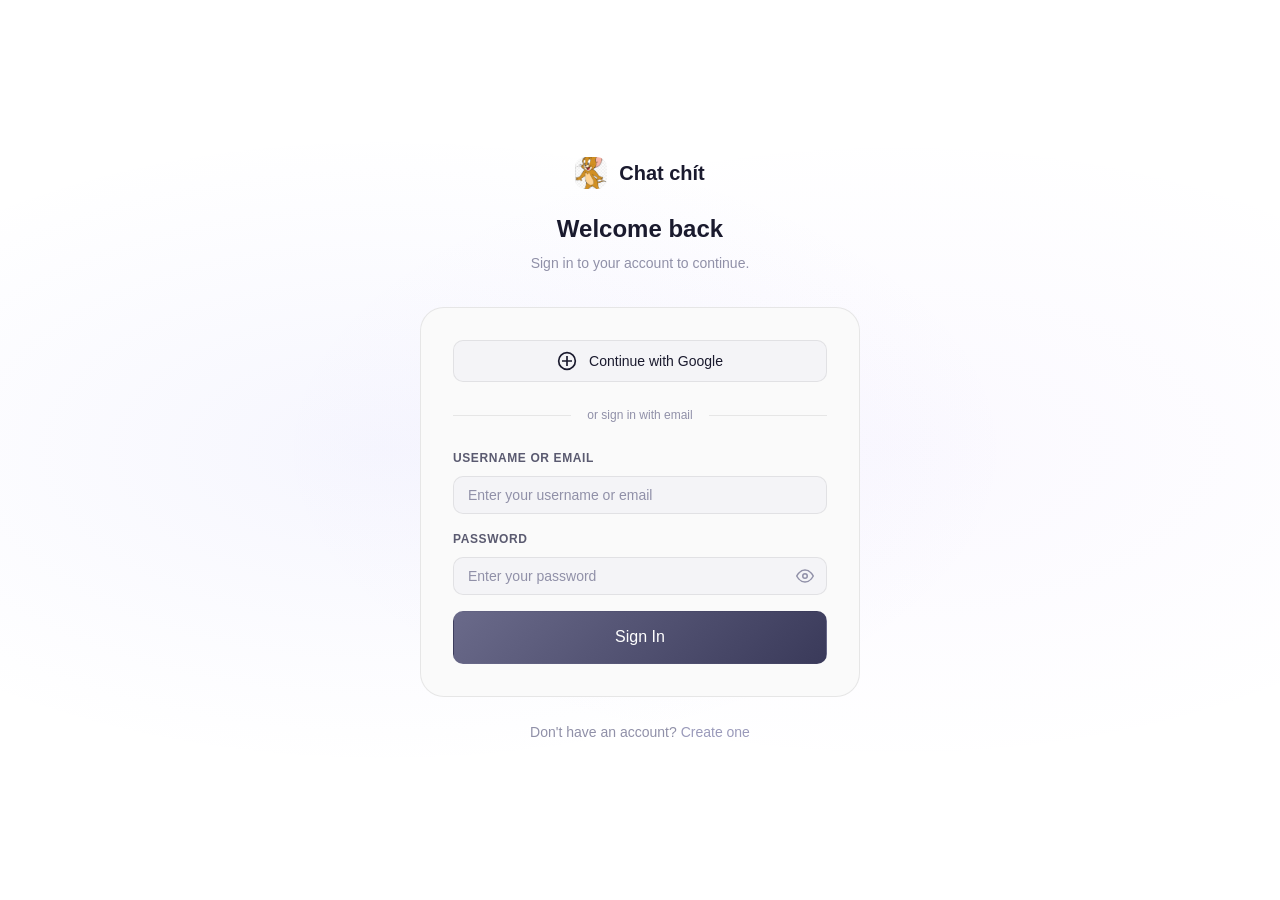
<file: frontend/admin.html>
<!DOCTYPE html>
<html lang="en">
<head>
    <meta charset="UTF-8">
    <meta name="viewport" content="width=device-width, initial-scale=1.0">
    <title>Admin Panel - AuthGuard</title>
    <link rel="stylesheet" href="css/base.css">
    <link rel="stylesheet" href="css/components.css">
    <link rel="stylesheet" href="css/dashboard.css">
    <link rel="stylesheet" href="css/themes.css">
    <style>
        .proof-image { max-width: 300px; max-height: 200px; border-radius: 6px; cursor: pointer; border: 1px solid var(--color-border); }
        .proof-image:hover { opacity: 0.8; }
        .request-card { background: var(--color-surface); border: 1px solid var(--color-border); border-radius: 8px; padding: var(--space-4); margin-bottom: var(--space-4); }
        .request-card .header { display: flex; justify-content: space-between; align-items: center; margin-bottom: var(--space-3); }
        .request-card .user-info { display: flex; flex-direction: column; gap: 2px; }
        .request-card .user-info .name { font-weight: 600; }
        .request-card .user-info .email { font-size: var(--font-size-sm); color: var(--color-text-secondary); }
        .request-card .actions { display: flex; gap: var(--space-2); margin-top: var(--space-3); }
        .request-card .meta { display: flex; gap: var(--space-4); font-size: var(--font-size-sm); color: var(--color-text-secondary); }
        .badge-pending { background: #fef3c7; color: #92400e; }
        .badge-approved { background: #d1fae5; color: #065f46; }
        .badge-rejected { background: #fee2e2; color: #991b1b; }
        .fullscreen-overlay { position: fixed; top: 0; left: 0; right: 0; bottom: 0; background: rgba(0,0,0,0.8); z-index: 1000; display: none; align-items: center; justify-content: center; cursor: pointer; }
        .fullscreen-overlay.active { display: flex; }
        .fullscreen-overlay img { max-width: 90%; max-height: 90%; border-radius: 8px; }
        .admin-stats { display: grid; grid-template-columns: repeat(auto-fit, minmax(200px, 1fr)); gap: var(--space-4); margin-bottom: var(--space-6); }
        .admin-stat-card { background: var(--color-surface); border: 1px solid var(--color-border); border-radius: 8px; padding: var(--space-4); }
        .admin-stat-card .value { font-size: 2rem; font-weight: 700; color: var(--color-primary); }
        .admin-stat-card .label { font-size: var(--font-size-sm); color: var(--color-text-secondary); }
    </style>
</head>
<body>
    <div class="sidebar-overlay" id="sidebar-overlay" onclick="toggleSidebar()"></div>

    <aside class="sidebar" id="sidebar">
        <div class="sidebar-header">
            <a href="index.html" class="sidebar-logo">
                <img src="css/img/authss.png" alt="AuthGuard" class="logo-img-sm">
                <span>AuthGuard Admin</span>
            </a>
        </div>
        <nav class="sidebar-nav">
            <div class="sidebar-section-label">Admin</div>
            <a href="#" class="sidebar-link active" data-section="pending" onclick="switchSection('pending')">
                <svg viewBox="0 0 24 24" fill="none" stroke="currentColor" stroke-width="2"><path d="M12 8v4l3 3m6-3a9 9 0 11-18 0 9 9 0 0118 0z"/></svg>
                Pending Requests
            </a>
            <a href="#" class="sidebar-link" data-section="users" onclick="switchSection('users')">
                <svg viewBox="0 0 24 24" fill="none" stroke="currentColor" stroke-width="2"><path d="M17 21v-2a4 4 0 00-4-4H5a4 4 0 00-4 4v2"/><circle cx="9" cy="7" r="4"/><path d="M23 21v-2a4 4 0 00-3-3.87"/><path d="M16 3.13a4 4 0 010 7.75"/></svg>
                Users
            </a>
            <a href="#" class="sidebar-link" data-section="history" onclick="switchSection('history')">
                <svg viewBox="0 0 24 24" fill="none" stroke="currentColor" stroke-width="2"><circle cx="12" cy="12" r="10"/><polyline points="12 6 12 12 16 14"/></svg>
                History
            </a>
            <div class="sidebar-section-label" style="margin-top: var(--space-4);">Main</div>
            <a href="dashboard.html" class="sidebar-link">
                <svg viewBox="0 0 24 24" fill="none" stroke="currentColor" stroke-width="2"><rect x="3" y="3" width="7" height="7"/><rect x="14" y="3" width="7" height="7"/><rect x="3" y="14" width="7" height="7"/><rect x="14" y="14" width="7" height="7"/></svg>
                Dashboard
            </a>
        </nav>
        <div class="sidebar-footer">
            <div class="sidebar-user">
                <div class="sidebar-avatar" id="sidebar-avatar">A</div>
                <div class="sidebar-user-info">
                    <div class="sidebar-user-name" id="sidebar-name">Admin</div>
                    <div class="sidebar-user-email" id="sidebar-email">admin@gmail.com</div>
                </div>
            </div>
        </div>
    </aside>

    <main class="main-content">
        <header class="topbar">
            <div class="topbar-left">
                <button class="sidebar-toggle" onclick="toggleSidebar()" aria-label="Toggle sidebar">
                    <svg width="20" height="20" viewBox="0 0 24 24" fill="none" stroke="currentColor" stroke-width="2"><path d="M3 12h18M3 6h18M3 18h18"/></svg>
                </button>
                <h1 class="topbar-title" id="page-title">Pending Requests</h1>
            </div>
            <div class="topbar-right">
                <span class="badge badge-warning" id="pending-count" style="margin-right: var(--space-2);">0 pending</span>
                <button class="btn btn-ghost btn-sm" onclick="handleLogout()">Sign Out</button>
            </div>
        </header>

        <div class="page-content">
            <!-- Pending Requests -->
            <div id="section-pending" class="dashboard-section">
                <div class="page-header"><h2>Pending Upgrade Requests</h2></div>
                <div id="pending-list">
                    <div class="empty-state"><div class="empty-state-icon"><svg viewBox="0 0 24 24" fill="none" stroke="currentColor" stroke-width="2"><circle cx="12" cy="12" r="10"/><path d="M12 16v-4M12 8h.01"/></svg></div><div class="empty-state-title">No Pending Requests</div><div class="empty-state-text">All upgrade requests have been processed.</div></div>
                </div>
            </div>

            <!-- Users -->
            <div id="section-users" class="dashboard-section" style="display:none;">
                <div class="page-header"><h2>All Users</h2></div>
                <div class="section-card">
                    <div class="section-card-body">
                        <div id="users-list">
                            <div class="empty-state"><div class="empty-state-icon"><svg viewBox="0 0 24 24" fill="none" stroke="currentColor" stroke-width="2"><path d="M17 21v-2a4 4 0 00-4-4H5a4 4 0 00-4 4v2"/><circle cx="9" cy="7" r="4"/></svg></div><div class="empty-state-title">No Users</div></div>
                        </div>
                    </div>
                </div>
            </div>

            <!-- History -->
            <div id="section-history" class="dashboard-section" style="display:none;">
                <div class="page-header"><h2>Approval History</h2></div>
                <div id="history-list">
                    <div class="empty-state"><div class="empty-state-icon"><svg viewBox="0 0 24 24" fill="none" stroke="currentColor" stroke-width="2"><circle cx="12" cy="12" r="10"/><polyline points="12 6 12 12 16 14"/></svg></div><div class="empty-state-title">No History</div></div>
                </div>
            </div>
        </div>
    </main>

    <!-- Fullscreen Image Overlay -->
    <div class="fullscreen-overlay" id="fullscreen-overlay" onclick="this.classList.remove('active')">
        <img id="fullscreen-image" src="" alt="Payment Proof">
    </div>

    <script src="js/config.js"></script>
    <script src="js/utils.js"></script>
    <script src="js/api.js"></script>
    <script src="js/auth.js"></script>
    <script src="js/themes.js"></script>
    <script>
        let allUsers = [];
        let allHistory = [];

        function toggleSidebar() {
            document.getElementById('sidebar').classList.toggle('open');
            document.getElementById('sidebar-overlay').classList.toggle('active');
        }

        function switchSection(section) {
            document.querySelectorAll('.sidebar-link').forEach(l => l.classList.remove('active'));
            const link = document.querySelector(`.sidebar-link[data-section="${section}"]`);
            if (link) link.classList.add('active');
            document.querySelectorAll('.dashboard-section').forEach(s => s.style.display = 'none');
            const el = document.getElementById('section-' + section);
            if (el) el.style.display = 'block';
            const titles = { pending: 'Pending Requests', users: 'Users', history: 'History' };
            document.getElementById('page-title').textContent = titles[section] || 'Admin';
            if (window.innerWidth <= 768) toggleSidebar();
        }

        function viewProof(base64) {
            if (!base64) { Utils.showToast('No proof image available.', 'info'); return; }
            document.getElementById('fullscreen-image').src = base64;
            document.getElementById('fullscreen-overlay').classList.add('active');
        }

        async function loadPending() {
            try {
                const data = await ApiClient.get(CONFIG.ADMIN.PENDING_REQUESTS);
                if (!data.success) { Utils.showToast('Failed to load requests.', 'error'); return; }
                const list = document.getElementById('pending-list');
                const requests = data.requests || [];
                document.getElementById('pending-count').textContent = requests.length + ' pending';

                if (requests.length === 0) {
                    list.innerHTML = '<div class="empty-state"><div class="empty-state-icon"><svg viewBox="0 0 24 24" fill="none" stroke="currentColor" stroke-width="2"><circle cx="12" cy="12" r="10"/><path d="M12 16v-4M12 8h.01"/></svg></div><div class="empty-state-title">No Pending Requests</div><div class="empty-state-text">All upgrade requests have been processed.</div></div>';
                    return;
                }

                list.innerHTML = requests.map(req => `
                    <div class="request-card">
                        <div class="header">
                            <div class="user-info">
                                <div class="name">${Utils.escapeHtml(req.username)}</div>
                                <div class="email">${Utils.escapeHtml(req.email)}</div>
                            </div>
                            <span class="badge badge-pending">Pending</span>
                        </div>
                        <div class="meta">
                            <span>Package: <strong>${req.package}</strong></span>
                            <span>Amount: <strong>${req.amount?.toLocaleString()}₫</strong></span>
                            <span>Date: <strong>${Utils.formatDate(req.created_at)}</strong></span>
                        </div>
                        ${req.payment_proof_url ? `
                        <div style="margin-top: var(--space-3);">
                            <img class="proof-image" src="${req.payment_proof_url}" alt="Payment Proof" onclick="viewProof('${req.payment_proof_url}')">
                        </div>` : ''}
                        <div class="actions">
                            <button class="btn btn-primary btn-sm" onclick="approveRequest('${req.user_id}', '${req.package}')">
                                <svg width="16" height="16" viewBox="0 0 24 24" fill="none" stroke="currentColor" stroke-width="2"><polyline points="20 6 9 17 4 12"/></svg>
                                Phê duyệt
                            </button>
                            <button class="btn btn-danger btn-sm" onclick="rejectRequest('${req.user_id}')">
                                <svg width="16" height="16" viewBox="0 0 24 24" fill="none" stroke="currentColor" stroke-width="2"><line x1="18" y1="6" x2="6" y2="18"/><line x1="6" y1="6" x2="18" y2="18"/></svg>
                                Từ chối
                            </button>
                        </div>
                    </div>
                `).join('');
            } catch (err) {
                Utils.showToast(err.message || 'Error loading requests.', 'error');
            }
        }

        async function approveRequest(userId, pkg) {
            if (!confirm(`Phê duyệt gói ${pkg} cho user này?`)) return;
            try {
                const data = await ApiClient.post(CONFIG.ADMIN.APPROVE + '/' + userId, { package: pkg });
                if (data.success) {
                    Utils.showToast(data.message, 'success');
                    loadPending();
                    loadUsers();
                } else {
                    Utils.showToast(data.message || 'Approval failed.', 'error');
                }
            } catch (err) {
                Utils.showToast(err.message || 'Error.', 'error');
            }
        }

        async function rejectRequest(userId) {
            if (!confirm('Từ chối yêu cầu này?')) return;
            try {
                const data = await ApiClient.post(CONFIG.ADMIN.REJECT + '/' + userId, {});
                if (data.success) {
                    Utils.showToast(data.message, 'info');
                    loadPending();
                } else {
                    Utils.showToast(data.message || 'Rejection failed.', 'error');
                }
            } catch (err) {
                Utils.showToast(err.message || 'Error.', 'error');
            }
        }

        async function loadUsers() {
            try {
                const data = await ApiClient.get(CONFIG.ADMIN.USERS + '?per_page=100');
                if (!data.success) return;
                allUsers = data.users || [];
                const list = document.getElementById('users-list');
                if (allUsers.length === 0) {
                    list.innerHTML = '<div class="empty-state">...</div>';
                    return;
                }
                list.innerHTML = '<div class="table-container"><table><thead><tr><th>Username</th><th>Email</th><th>Role</th><th>Package</th><th>Created</th></tr></thead><tbody>' +
                    allUsers.map(u => `<tr>
                        <td>${Utils.escapeHtml(u.username)}</td>
                        <td>${Utils.escapeHtml(u.email)}</td>
                        <td><span class="badge ${u.role === 'admin' ? 'badge-warning' : 'badge-info'}">${u.role}</span></td>
                        <td><span class="badge ${u.package === 'free' ? 'badge-info' : 'badge-success'}">${u.package}</span></td>
                        <td>${Utils.formatDate(u.created_at)}</td>
                    </tr>`).join('') +
                    '</tbody></table></div>';
            } catch (err) {
                Utils.showToast(err.message || 'Error loading users.', 'error');
            }
        }

        async function handleLogout() { await Auth.logout(); }

        // ===== MAIN INIT: Gọi thẳng API /me, bypass Auth object cache =====
        (async function() {
            const token = sessionStorage.getItem(CONFIG.TOKEN.ACCESS_TOKEN_KEY);
            if (!token) { window.location.href = 'login.html'; return; }

            ApiClient.init(token);

            try {
                const data = await ApiClient.getMe();
                if (!data.success) throw new Error('Not authenticated');

                const user = data.user;
                Auth._user = user; // Lưu cho các hàm khác

                // Kiểm tra admin
                if (!user || user.role !== 'admin') {
                    window.location.href = 'dashboard.html';
                    return;
                }

                // Admin - populate sidebar
                document.getElementById('sidebar-name').textContent = user.displayName || user.username;
                document.getElementById('sidebar-email').textContent = user.email;
                document.getElementById('sidebar-avatar').textContent = (user.displayName || user.username || 'A')[0].toUpperCase();

                loadPending();
                loadUsers();
            } catch (err) {
                // Token expired - thử refresh
                try {
                    const refreshData = await ApiClient.post(CONFIG.ENDPOINTS.REFRESH, {}, {});
                    if (refreshData.success && refreshData.accessToken) {
                        sessionStorage.setItem(CONFIG.TOKEN.ACCESS_TOKEN_KEY, refreshData.accessToken);
                        window.location.reload();
                    } else {
                        window.location.href = 'login.html';
                    }
                } catch (e) {
                    window.location.href = 'login.html';
                }
            }
        })();
    </script>
</body>
</html>
</file>
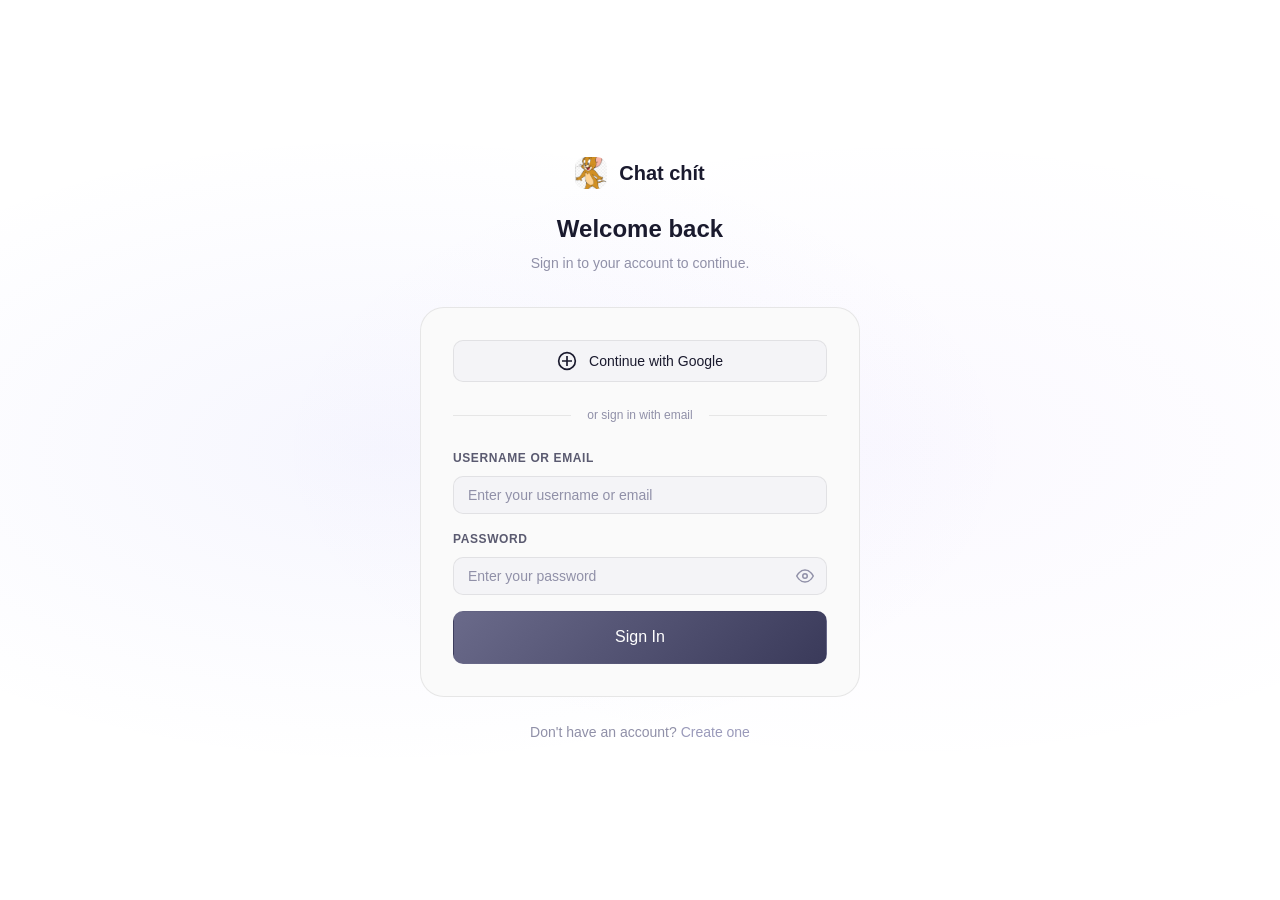
<file: frontend/dashboard.html>
<!DOCTYPE html>
<html lang="en">
<head>
    <meta charset="UTF-8">
    <meta name="viewport" content="width=device-width, initial-scale=1.0">
    <title>Dashboard - Chuột Chat</title>
    <link rel="stylesheet" href="css/base.css">
    <link rel="stylesheet" href="css/components.css">
    <link rel="stylesheet" href="css/dashboard.css">
    <link rel="stylesheet" href="css/themes.css">
    <style>
        .admin-badge { background: #fef3c7; color: #92400e; font-size: 10px; padding: 2px 6px; border-radius: 4px; margin-left: 6px; }
        .proof-image { max-width: 200px; max-height: 150px; border-radius: 6px; cursor: pointer; border: 1px solid var(--color-border); }
        .proof-image:hover { opacity: 0.8; }
        .request-card { background: var(--color-surface); border: 1px solid var(--color-border); border-radius: 8px; padding: var(--space-4); margin-bottom: var(--space-4); }
        .request-card .header { display: flex; justify-content: space-between; align-items: center; margin-bottom: var(--space-3); }
        .request-card .user-info { display: flex; flex-direction: column; gap: 2px; }
        .request-card .user-info .name { font-weight: 600; }
        .request-card .user-info .email { font-size: var(--font-size-sm); color: var(--color-text-secondary); }
        .request-card .actions { display: flex; gap: var(--space-2); margin-top: var(--space-3); }
        .request-card .meta { display: flex; gap: var(--space-4); font-size: var(--font-size-sm); color: var(--color-text-secondary); }
        .badge-pending { background: #fef3c7; color: #92400e; }
        .badge-approved { background: #d1fae5; color: #065f46; }
        .badge-rejected { background: #fee2e2; color: #991b1b; }
        .fullscreen-overlay { position: fixed; top: 0; left: 0; right: 0; bottom: 0; background: rgba(0,0,0,0.8); z-index: 1000; display: none; align-items: center; justify-content: center; cursor: pointer; }
        .fullscreen-overlay.active { display: flex; }
        .fullscreen-overlay img { max-width: 90%; max-height: 90%; border-radius: 8px; }
    </style>
</head>
<body>
    <div class="sidebar-overlay" id="sidebar-overlay" onclick="toggleSidebar()"></div>

    <aside class="sidebar" id="sidebar" role="navigation" aria-label="Dashboard navigation">
        <div class="sidebar-header">
            <a href="index.html" class="sidebar-logo" title="Home">
                <svg width="22" height="22" viewBox="0 0 24 24" fill="none" stroke="currentColor" stroke-width="2"><path d="M3 9l9-7 9 7v11a2 2 0 01-2 2H5a2 2 0 01-2-2z"/><polyline points="9 22 9 12 15 12 15 22"/></svg>
            </a>
        </div>
        <nav class="sidebar-nav">
            <div class="sidebar-section-label">Main</div>
            <a href="#" class="sidebar-link active" data-section="overview" onclick="switchSection('overview')">
                <svg viewBox="0 0 24 24" fill="none" stroke="currentColor" stroke-width="2" width="20" height="20"><line x1="3" y1="6" x2="21" y2="6"/><line x1="3" y1="12" x2="21" y2="12"/><line x1="3" y1="18" x2="21" y2="18"/></svg>
                Overview
            </a>
            <a href="social.html" class="sidebar-link">
                <svg viewBox="0 0 24 24" fill="none" stroke="currentColor" stroke-width="2"><path d="M17 21v-2a4 4 0 00-4-4H5a4 4 0 00-4 4v2"/><circle cx="9" cy="7" r="4"/><path d="M23 21v-2a4 4 0 00-3-3.87"/><path d="M16 3.13a4 4 0 010 7.75"/></svg>
                Social
            </a>
            <a href="#" class="sidebar-link" data-section="transactions" onclick="switchSection('transactions')">
                <svg viewBox="0 0 24 24" fill="none" stroke="currentColor" stroke-width="2"><rect x="2" y="4" width="20" height="16" rx="2" ry="2"/><line x1="12" y1="4" x2="12" y2="20"/><line x1="2" y1="12" x2="22" y2="12"/></svg>
                Lịch sử giao dịch
            </a>
            <!-- ADMIN SECTION - ẨN mặc định, chỉ hiện khi role=admin -->
            <div id="admin-nav-section" style="display:none;">
                <div class="sidebar-section-label" style="margin-top: var(--space-4); color: var(--color-warning);">Admin</div>
                <a href="admin.html" class="sidebar-link">
                    <svg viewBox="0 0 24 24" fill="none" stroke="currentColor" stroke-width="2"><path d="M12 22s8-4 8-10V5l-8-3-8 3v7c0 6 8 10 8 10z"/></svg>
                    Admin Panel
                </a>
                <a href="#" class="sidebar-link" data-section="admin-pending" onclick="switchSection('admin-pending')">
                    <svg viewBox="0 0 24 24" fill="none" stroke="currentColor" stroke-width="2"><path d="M12 8v4l3 3m6-3a9 9 0 11-18 0 9 9 0 0118 0z"/></svg>
                    Pending Requests <span class="admin-badge" id="pending-badge">0</span>
                </a>
                <a href="#" class="sidebar-link" data-section="admin-users" onclick="switchSection('admin-users')">
                    <svg viewBox="0 0 24 24" fill="none" stroke="currentColor" stroke-width="2"><path d="M17 21v-2a4 4 0 00-4-4H5a4 4 0 00-4 4v2"/><circle cx="9" cy="7" r="4"/><path d="M23 21v-2a4 4 0 00-3-3.87"/><path d="M16 3.13a4 4 0 010 7.75"/></svg>
                    Users
                </a>
            </div>
            <div class="sidebar-section-label" style="margin-top: var(--space-4);">Settings</div>
            <a href="#" class="sidebar-link" data-section="profile" onclick="switchSection('profile')">
                <svg viewBox="0 0 24 24" fill="none" stroke="currentColor" stroke-width="2"><path d="M20 21v-2a4 4 0 00-4-4H8a4 4 0 00-4 4v2"/><circle cx="12" cy="7" r="4"/></svg>
                Profile
            </a>
            <a href="docs.html" class="sidebar-link">
                <svg viewBox="0 0 24 24" fill="none" stroke="currentColor" stroke-width="2"><path d="M14 2H6a2 2 0 00-2 2v16a2 2 0 002 2h12a2 2 0 002-2V8z"/><polyline points="14 2 14 8 20 8"/><line x1="16" y1="13" x2="8" y2="13"/><line x1="16" y1="17" x2="8" y2="17"/></svg>
                Documentation
            </a>
        </nav>
        <div class="sidebar-footer">
            <div class="sidebar-user" onclick="switchSection('profile')">
                <div class="sidebar-avatar" id="sidebar-avatar">
                    <svg viewBox="0 0 24 24" fill="none" stroke="currentColor" stroke-width="2" width="20" height="20"><circle cx="12" cy="12" r="3"/><path d="M19.4 15a1.65 1.65 0 00.33 1.82l.06.06a2 2 0 010 2.83 2 2 0 01-2.83 0l-.06-.06a1.65 1.65 0 00-1.82-.33 1.65 1.65 0 00-1 1.51V21a2 2 0 01-2 2 2 2 0 01-2-2v-.09A1.65 1.65 0 009 19.4a1.65 1.65 0 00-1.82.33l-.06.06a2 2 0 01-2.83 0 2 2 0 010-2.83l.06-.06A1.65 1.65 0 004.68 15a1.65 1.65 0 00-1.51-1H3a2 2 0 01-2-2 2 2 0 012-2h.09A1.65 1.65 0 004.6 9a1.65 1.65 0 00-.33-1.82l-.06-.06a2 2 0 010-2.83 2 2 0 012.83 0l.06.06A1.65 1.65 0 009 4.68a1.65 1.65 0 001-1.51V3a2 2 0 012-2 2 2 0 012 2v.09a1.65 1.65 0 001 1.51 1.65 1.65 0 001.82-.33l.06-.06a2 2 0 012.83 0 2 2 0 010 2.83l-.06.06A1.65 1.65 0 0019.4 9a1.65 1.65 0 001.51 1H21a2 2 0 012 2 2 2 0 01-2 2h-.09a1.65 1.65 0 00-1.51 1z"/></svg>
                </div>
                <div class="sidebar-user-info">
                    <div class="sidebar-user-name" id="sidebar-name">User</div>
                    <div class="sidebar-user-email" id="sidebar-email">user@gmail.com</div>
                </div>
            </div>
        </div>
    </aside>

    <main class="main-content">
        <header class="topbar">
            <div class="topbar-left">
                <button class="sidebar-toggle" onclick="toggleSidebar()" aria-label="Toggle sidebar">
                    <svg width="20" height="20" viewBox="0 0 24 24" fill="none" stroke="currentColor" stroke-width="2"><path d="M3 12h18M3 6h18M3 18h18"/></svg>
                </button>
                <h1 class="topbar-title" id="page-title">Overview</h1>
            </div>
            <div class="topbar-right">
                <button class="btn btn-ghost btn-sm" onclick="handleLogout()">Sign Out</button>
            </div>
        </header>

        <div class="page-content">
            <div id="section-overview" class="dashboard-section">
                <div class="page-header"><h2>Overview</h2></div>
                <div class="stats-grid">
                    <div class="stat-card">
                        <div class="stat-card-header">
                            <div class="stat-card-icon primary"><svg viewBox="0 0 24 24" fill="none" stroke="currentColor" stroke-width="2"><path d="M17 21v-2a4 4 0 00-4-4H5a4 4 0 00-4 4v2"/><circle cx="9" cy="7" r="4"/><path d="M23 21v-2a4 4 0 00-3-3.87"/><path d="M16 3.13a4 4 0 010 7.75"/></svg></div>
                        </div>
                        <div class="stat-card-value" id="stat-users">0</div>
                        <div class="stat-card-label">Total Users</div>
                    </div>
                    <div class="stat-card">
                        <div class="stat-card-header">
                            <div class="stat-card-icon success"><svg viewBox="0 0 24 24" fill="none" stroke="currentColor" stroke-width="2"><rect x="3" y="11" width="18" height="11" rx="2" ry="2"/><path d="M7 11V7a5 5 0 0110 0v4"/></svg></div>
                        </div>
                        <div class="stat-card-value" id="stat-sessions">0</div>
                        <div class="stat-card-label">Active Sessions</div>
                    </div>
                    <div class="stat-card">
                        <div class="stat-card-header">
                            <div class="stat-card-icon info"><svg viewBox="0 0 24 24" fill="none" stroke="currentColor" stroke-width="2"><circle cx="12" cy="12" r="10"/><path d="M12 16v-4M12 8h.01"/></svg></div>
                        </div>
                        <div class="stat-card-value" id="stat-transactions">0</div>
                        <div class="stat-card-label">Transactions</div>
                    </div>
                </div>

                <!-- Package Quota -->
                <div class="page-header" style="margin-top: var(--space-6);"><h2>Package Quota</h2></div>
                <div id="package-quota-loading" style="padding: var(--space-4); text-align: center; color: var(--color-text-secondary);">Loading package info...</div>
                <div id="package-quota-content" style="display:none;">
                    <div class="section-card" style="margin-bottom: var(--space-4);">
                        <div class="section-card-body">
                            <div style="display: flex; align-items: center; gap: var(--space-3); margin-bottom: var(--space-4);">
                                <span id="package-badge" class="badge badge-info" style="font-size: var(--font-size-sm); padding: var(--space-1) var(--space-3);"></span>
                                <span style="font-size: var(--font-size-sm); color: var(--color-text-secondary);">
                                    <a href="purchase.html" style="color: var(--color-primary); text-decoration: underline;">Nâng cấp gói</a>
                                </span>
                            </div>
                            <div class="stats-grid" style="grid-template-columns: repeat(auto-fit, minmax(200px, 1fr));">
                                <div class="stat-card" style="padding: var(--space-3);">
                                    <div class="stat-card-label" style="font-size: var(--font-size-xs);">👥 Friends</div>
                                    <div class="stat-card-value" id="quota-friends" style="font-size: var(--font-size-lg);">0</div>
                                </div>
                                <div class="stat-card" style="padding: var(--space-3);">
                                    <div class="stat-card-label" style="font-size: var(--font-size-xs);">💬 Messages Today</div>
                                    <div class="stat-card-value" id="quota-messages" style="font-size: var(--font-size-lg);">0</div>
                                </div>
                                <div class="stat-card" style="padding: var(--space-3);">
                                    <div class="stat-card-label" style="font-size: var(--font-size-xs);">📁 Conversations</div>
                                    <div class="stat-card-value" id="quota-conversations" style="font-size: var(--font-size-lg);">0</div>
                                </div>
                                <div class="stat-card" style="padding: var(--space-3);">
                                    <div class="stat-card-label" style="font-size: var(--font-size-xs);">🖼 Images Storage</div>
                                    <div class="stat-card-value" id="quota-image-storage" style="font-size: var(--font-size-lg);">0 MB</div>
                                </div>
                                <div class="stat-card" style="padding: var(--space-3);">
                                    <div class="stat-card-label" style="font-size: var(--font-size-xs);">📄 Files Storage</div>
                                    <div class="stat-card-value" id="quota-file-storage" style="font-size: var(--font-size-lg);">0 MB</div>
                                </div>
                            </div>
                        </div>
                    </div>
                </div>
            </div>

            <div id="section-transactions" class="dashboard-section" style="display:none;">
                <div class="page-header"><h2>Lịch sử giao dịch</h2></div>
                <div class="section-card">
                    <div class="section-card-body">
                        <div id="transactions-list">
                            <div class="empty-state">
                                <div class="empty-state-icon">
                                    <svg viewBox="0 0 24 24" fill="none" stroke="currentColor" stroke-width="2"><rect x="2" y="4" width="20" height="16" rx="2" ry="2"/><line x1="12" y1="4" x2="12" y2="20"/><line x1="2" y1="12" x2="22" y2="12"/></svg>
                                </div>
                                <div class="empty-state-title">Chưa có giao dịch</div>
                                <div class="empty-state-text">Bạn chưa thực hiện giao dịch nâng cấp gói nào.</div>
                            </div>
                        </div>
                    </div>
                </div>
            </div>

            <div id="section-profile" class="dashboard-section" style="display:none;">
                <div class="page-header"><h2>Profile</h2></div>
                <div class="section-card">
                    <div class="section-card-header"><span class="section-card-title">Account Information</span></div>
                    <div class="section-card-body">
                        <form id="profile-form" onsubmit="updateProfile(event)">
                            <div class="form-group"><label class="form-label">Username</label><input class="form-input" type="text" id="profile-username" required></div>
                            <div class="form-group"><label class="form-label">Display Name</label><input class="form-input" type="text" id="profile-display-name"></div>
                            <div class="form-group"><label class="form-label">Email</label><input class="form-input" type="email" id="profile-email" disabled style="opacity:0.6;"></div>
                            <button type="submit" class="btn btn-primary">Save Changes</button>
                        </form>
                    </div>
                </div>
                <div class="section-card" style="margin-top: var(--space-4);">
                    <div class="section-card-header"><span class="section-card-title">Change Password</span></div>
                    <div class="section-card-body">
                        <form id="password-form" onsubmit="changePassword(event)">
                            <div class="form-group"><label class="form-label">Current Password</label><input class="form-input" type="password" id="current-password" required></div>
                            <div class="form-group"><label class="form-label">New Password</label><input class="form-input" type="password" id="new-password" required minlength="8"></div>
                            <div class="form-group"><label class="form-label">Confirm New Password</label><input class="form-input" type="password" id="confirm-password" required></div>
                            <button type="submit" class="btn btn-primary">Update Password</button>
                        </form>
                    </div>
                </div>
                <div class="section-card" style="margin-top: var(--space-4);">
                    <div class="section-card-header"><span class="section-card-title">Sessions</span></div>
                    <div class="section-card-body">
                        <p style="margin-bottom: var(--space-4);">Sign out from all active sessions across all devices.</p>
                        <button class="btn btn-danger" onclick="logoutAll()">Sign Out All Devices</button>
                    </div>
                </div>
            </div>

            <!-- ADMIN: Pending Requests -->
            <div id="section-admin-pending" class="dashboard-section" style="display:none;">
                <div class="page-header"><h2>Pending Upgrade Requests</h2></div>
                <div id="admin-pending-list">
                    <div class="empty-state"><div class="empty-state-icon"><svg viewBox="0 0 24 24" fill="none" stroke="currentColor" stroke-width="2"><circle cx="12" cy="12" r="10"/><path d="M12 16v-4M12 8h.01"/></svg></div><div class="empty-state-title">No Pending Requests</div><div class="empty-state-text">All upgrade requests have been processed.</div></div>
                </div>
            </div>

            <!-- ADMIN: Users -->
            <div id="section-admin-users" class="dashboard-section" style="display:none;">
                <div class="page-header"><h2>All Users</h2></div>
                <div class="section-card">
                    <div class="section-card-body">
                        <div id="admin-users-list">
                            <div class="empty-state"><div class="empty-state-icon"><svg viewBox="0 0 24 24" fill="none" stroke="currentColor" stroke-width="2"><path d="M17 21v-2a4 4 0 00-4-4H5a4 4 0 00-4 4v2"/><circle cx="9" cy="7" r="4"/></svg></div><div class="empty-state-title">No Users</div></div>
                        </div>
                    </div>
                </div>
            </div>
        </div>
    </main>

    <div class="fullscreen-overlay" id="fullscreen-overlay" onclick="this.classList.remove('active')">
        <img id="fullscreen-image" src="" alt="Payment Proof">
    </div>

    <script src="js/themes.js"></script>
    <script src="js/config.js"></script>
    <script src="js/utils.js"></script>
    <script src="js/api.js"></script>
    <script src="js/auth.js"></script>
    <script>
        function toggleSidebar() {
            document.getElementById('sidebar').classList.toggle('open');
            document.getElementById('sidebar-overlay').classList.toggle('active');
        }

        function switchSection(section) {
            document.querySelectorAll('.sidebar-link').forEach(l => l.classList.remove('active'));
            const link = document.querySelector(`.sidebar-link[data-section="${section}"]`);
            if (link) link.classList.add('active');
            document.querySelectorAll('.dashboard-section').forEach(s => s.style.display = 'none');
            const el = document.getElementById('section-' + section);
            if (el) el.style.display = 'block';
            const titles = {
                overview: 'Overview',
                social: 'Social',
                transactions: 'Lịch sử giao dịch',
                profile: 'Profile',
                'admin-pending': 'Pending Requests', 'admin-users': 'Users'
            };
            document.getElementById('page-title').textContent = titles[section] || 'Overview';
            if (section === 'transactions') {
                loadUserTransactions();
            }
            if (window.innerWidth <= 768) toggleSidebar();
        }

        function closeModal(id) { document.getElementById(id).classList.remove('active'); }

        async function updateProfile(e) {
            e.preventDefault();
            const username = document.getElementById('profile-username').value.trim();
            const display_name = document.getElementById('profile-display-name').value.trim();
            try {
                const data = await Auth.updateProfile(username, display_name, null);
                if (data.success) { Utils.showToast('Profile updated successfully!', 'success'); }
            } catch (err) { Utils.showToast(err.message || 'Failed to update profile.', 'error'); }
        }

        async function changePassword(e) {
            e.preventDefault();
            const current = document.getElementById('current-password').value;
            const newPw = document.getElementById('new-password').value;
            const confirmPw = document.getElementById('confirm-password').value;
            if (newPw !== confirmPw) { Utils.showToast('Passwords do not match.', 'error'); return; }
            try {
                const data = await Auth.changePassword(current, newPw);
                if (data.success) { Utils.showToast('Password changed! Please sign in again.', 'success'); document.getElementById('password-form').reset(); }
            } catch (err) { Utils.showToast(err.message || 'Failed to change password.', 'error'); }
        }

        async function handleLogout() { await Auth.logout(); }

        async function logoutAll() {
            if (!confirm('Sign out from all devices?')) return;
            try { await Auth.logoutAll(); } catch (err) { Utils.showToast(err.message || 'Failed to logout all.', 'error'); }
        }

        async function loadUserTransactions() {
            try {
                const data = await ApiClient.get(CONFIG.PAYMENT.REQUESTS);
                if (!data.success) return;
                const list = document.getElementById('transactions-list');
                const orders = data.orders || [];
                if (orders.length === 0) {
                    list.innerHTML = `
                        <div class="empty-state">
                            <div class="empty-state-icon">
                                <svg viewBox="0 0 24 24" fill="none" stroke="currentColor" stroke-width="2"><rect x="2" y="4" width="20" height="16" rx="2" ry="2"/><line x1="12" y1="4" x2="12" y2="20"/><line x1="2" y1="12" x2="22" y2="12"/></svg>
                            </div>
                            <div class="empty-state-title">Chưa có giao dịch</div>
                            <div class="empty-state-text">Bạn chưa thực hiện giao dịch nâng cấp gói nào.</div>
                        </div>`;
                    return;
                }
                
                list.innerHTML = '<div class="table-container"><table><thead><tr><th>Mã giao dịch</th><th>Gói nâng cấp</th><th>Số tiền</th><th>Thời gian</th><th>Minh chứng</th><th>Trạng thái</th></tr></thead><tbody>' +
                    orders.map(o => {
                        let badgeClass = 'badge-pending';
                        let statusText = 'Đang chờ duyệt';
                        if (o.status === 'approved') {
                            badgeClass = 'badge-approved';
                            statusText = 'Thành công';
                        } else if (o.status === 'rejected') {
                            badgeClass = 'badge-rejected';
                            statusText = 'Thất bại';
                        }
                        
                        const proofHtml = o.payment_proof_url ? 
                            `<button class="btn btn-ghost btn-sm" onclick="viewProof('${o.payment_proof_url}')">Xem ảnh</button>` : 
                            `<span style="color: var(--color-text-tertiary); font-size: var(--font-size-xs);">Không có</span>`;

                        return `<tr>
                            <td><code style="font-family:var(--font-mono);font-size:var(--font-size-xs);">${o.id}</code></td>
                            <td><span class="badge badge-info" style="text-transform: capitalize;">${o.package}</span></td>
                            <td><strong>${o.amount?.toLocaleString()}₫</strong></td>
                            <td>${Utils.formatDate(o.created_at)}</td>
                            <td>${proofHtml}</td>
                            <td><span class="badge ${badgeClass}">${statusText}</span></td>
                        </tr>`;
                    }).join('') + '</tbody></table></div>';
            } catch (err) {
                Utils.showToast(err.message || 'Lỗi tải lịch sử giao dịch.', 'error');
            }
        }

        // === ADMIN FUNCTIONS ===
        function viewProof(url) {
            if (!url) { Utils.showToast('No proof image available.', 'info'); return; }
            document.getElementById('fullscreen-image').src = url;
            document.getElementById('fullscreen-overlay').classList.add('active');
        }

        async function loadAdminPending() {
            try {
                const data = await ApiClient.get(CONFIG.ADMIN.PENDING_REQUESTS);
                if (!data.success) return;
                const list = document.getElementById('admin-pending-list');
                const requests = data.requests || [];
                document.getElementById('pending-badge').textContent = requests.length;
                if (requests.length === 0) {
                    list.innerHTML = '<div class="empty-state"><div class="empty-state-icon"><svg viewBox="0 0 24 24" fill="none" stroke="currentColor" stroke-width="2"><circle cx="12" cy="12" r="10"/><path d="M12 16v-4M12 8h.01"/></svg></div><div class="empty-state-title">No Pending Requests</div><div class="empty-state-text">All upgrade requests have been processed.</div></div>';
                    return;
                }
                list.innerHTML = requests.map(req => `
                    <div class="request-card">
                        <div class="header">
                            <div class="user-info">
                                <div class="name">${Utils.escapeHtml(req.username)}</div>
                                <div class="email">${Utils.escapeHtml(req.email)}</div>
                            </div>
                            <span class="badge badge-pending">Pending</span>
                        </div>
                        <div class="meta">
                            <span>Package: <strong>${req.package}</strong></span>
                            <span>Amount: <strong>${req.amount?.toLocaleString()}₫</strong></span>
                            <span>Date: <strong>${Utils.formatDate(req.created_at)}</strong></span>
                        </div>
                        ${req.payment_proof_url ? `<div style="margin-top: var(--space-3);"><img class="proof-image" src="${req.payment_proof_url}" alt="Payment Proof" onclick="viewProof('${req.payment_proof_url}')"></div>` : ''}
                        <div class="actions">
                            <button class="btn btn-primary btn-sm" onclick="approveRequest('${req.user_id}', '${req.package}')"><svg width="16" height="16" viewBox="0 0 24 24" fill="none" stroke="currentColor" stroke-width="2"><polyline points="20 6 9 17 4 12"/></svg> Phe duyet</button>
                            <button class="btn btn-danger btn-sm" onclick="rejectRequest('${req.user_id}')"><svg width="16" height="16" viewBox="0 0 24 24" fill="none" stroke="currentColor" stroke-width="2"><line x1="18" y1="6" x2="6" y2="18"/><line x1="6" y1="6" x2="18" y2="18"/></svg> Tu choi</button>
                        </div>
                    </div>
                `).join('');
            } catch (err) { Utils.showToast(err.message || 'Error loading requests.', 'error'); }
        }

        async function approveRequest(userId, pkg) {
            if (!confirm('Phe duyet goi ' + pkg + ' cho user nay?')) return;
            try {
                const data = await ApiClient.post(CONFIG.ADMIN.APPROVE + '/' + userId, { package: pkg });
                if (data.success) { Utils.showToast(data.message, 'success'); loadAdminPending(); loadAdminUsers(); }
                else { Utils.showToast(data.message || 'Approval failed.', 'error'); }
            } catch (err) { Utils.showToast(err.message || 'Error.', 'error'); }
        }

        async function rejectRequest(userId) {
            if (!confirm('Tu choi yeu cau nay?')) return;
            try {
                const data = await ApiClient.post(CONFIG.ADMIN.REJECT + '/' + userId, {});
                if (data.success) { Utils.showToast(data.message, 'info'); loadAdminPending(); }
                else { Utils.showToast(data.message || 'Rejection failed.', 'error'); }
            } catch (err) { Utils.showToast(err.message || 'Error.', 'error'); }
        }

        async function loadAdminUsers() {
            try {
                const data = await ApiClient.get(CONFIG.ADMIN.USERS + '?per_page=100');
                if (!data.success) return;
                const users = data.users || [];
                const list = document.getElementById('admin-users-list');
                if (users.length === 0) { list.innerHTML = '<div class="empty-state">...</div>'; return; }
                list.innerHTML = '<div class="table-container"><table><thead><tr><th>Username</th><th>Email</th><th>Role</th><th>Package</th><th>Created</th></tr></thead><tbody>' +
                    users.map(u => `<tr>
                        <td>${Utils.escapeHtml(u.username)}</td>
                        <td>${Utils.escapeHtml(u.email)}</td>
                        <td><span class="badge ${u.role === 'admin' ? 'badge-warning' : 'badge-info'}">${u.role}</span></td>
                        <td><span class="badge ${u.package === 'free' ? 'badge-info' : 'badge-success'}">${u.package}</span></td>
                        <td>${Utils.formatDate(u.created_at)}</td>
                    </tr>`).join('') + '</tbody></table></div>';
            } catch (err) { Utils.showToast(err.message || 'Error loading users.', 'error'); }
        }

        // === MAIN INIT ===
        (async function() {
            var token = sessionStorage.getItem(CONFIG.TOKEN.ACCESS_TOKEN_KEY);
            if (!token) { window.location.href = 'login.html'; return; }

            ApiClient.init(token);

            try {
                var data = await ApiClient.getMe();
                if (!data.success) throw new Error('Not authenticated');

                var user = data.user;
                Auth._user = user;

                // Hien thi thong tin user
                document.getElementById('sidebar-name').textContent = user.displayName || user.username;
                document.getElementById('sidebar-email').textContent = user.email;
                // Sidebar avatar always shows gear icon (set in HTML)
                document.getElementById('profile-username').value = user.username || '';
                document.getElementById('profile-display-name').value = user.displayName || '';
                document.getElementById('profile-email').value = user.email || '';

                // Hien thi package badge
                var packageName = user.package || 'free';
                var badge = document.getElementById('package-badge');
                if (badge) {
                    badge.textContent = packageName.charAt(0).toUpperCase() + packageName.slice(1);
                    badge.className = 'badge ' + (packageName === 'free' ? 'badge-info' : 'badge-success');
                }

                // Load package quota
                try {
                    console.log('[Quota] Loading...');
                    var quotaData = await ApiClient.get('/api/package/limits');
                    console.log('[Quota] Response:', JSON.stringify(quotaData));
                    if (quotaData.success) {
                        document.getElementById('package-quota-loading').style.display = 'none';
                        document.getElementById('package-quota-content').style.display = 'block';
                        
                        var limits = quotaData.limits || {};
                        var usage = quotaData.usage || {};
                        
                        var UNLIMITED = 999999999;
                        function fmt(val) { return val >= UNLIMITED ? '∞' : val.toLocaleString(); }
                        
                        document.getElementById('quota-friends').textContent = (usage.friends || 0) + ' / ' + fmt(limits.max_friends);
                        document.getElementById('quota-messages').textContent = (usage.messages_today || 0) + ' / ' + fmt(limits.max_messages_per_day);
                        document.getElementById('quota-conversations').textContent = (usage.conversations || 0) + ' / ' + fmt(limits.max_conversations);
                        
                        var imgMb = ((usage.image_storage || 0) / (1024 * 1024)).toFixed(1);
                        var fileMb = ((usage.file_storage || 0) / (1024 * 1024)).toFixed(1);
                        var imgLimit = limits.max_image_size_mb >= UNLIMITED ? '∞' : limits.max_image_size_mb + ' MB';
                        var fileLimit = limits.max_file_size_mb >= UNLIMITED ? '∞' : limits.max_file_size_mb + ' MB';
                        
                        document.getElementById('quota-image-storage').textContent = imgMb + ' MB / ' + imgLimit;
                        document.getElementById('quota-file-storage').textContent = fileMb + ' MB / ' + fileLimit;
                        console.log('[Quota] Displayed successfully');
                    } else {
                        console.log('[Quota] API returned success=false');
                    }
                } catch (e) {
                    console.log('[Quota] Error:', e);
                    document.getElementById('package-quota-loading').textContent = 'Không thể tải thông tin hạn mức.';
                }

                // KIEM TRA ADMIN: neu role=admin thi hien 2 nut dac biet
                console.log('User role:', user.role);
                if (user.role === 'admin') {
                    document.getElementById('admin-nav-section').style.display = 'block';
                    loadAdminPending();
                    loadAdminUsers();
                }
            } catch (err) {
                try {
                    var refreshData = await ApiClient.post(CONFIG.ENDPOINTS.REFRESH, {}, {});
                    if (refreshData.success && refreshData.accessToken) {
                        sessionStorage.setItem(CONFIG.TOKEN.ACCESS_TOKEN_KEY, refreshData.accessToken);
                        window.location.reload();
                    } else { window.location.href = 'login.html'; }
                } catch (e) { window.location.href = 'login.html'; }
            }
        })();
    </script>
</body>
</html>
</file>
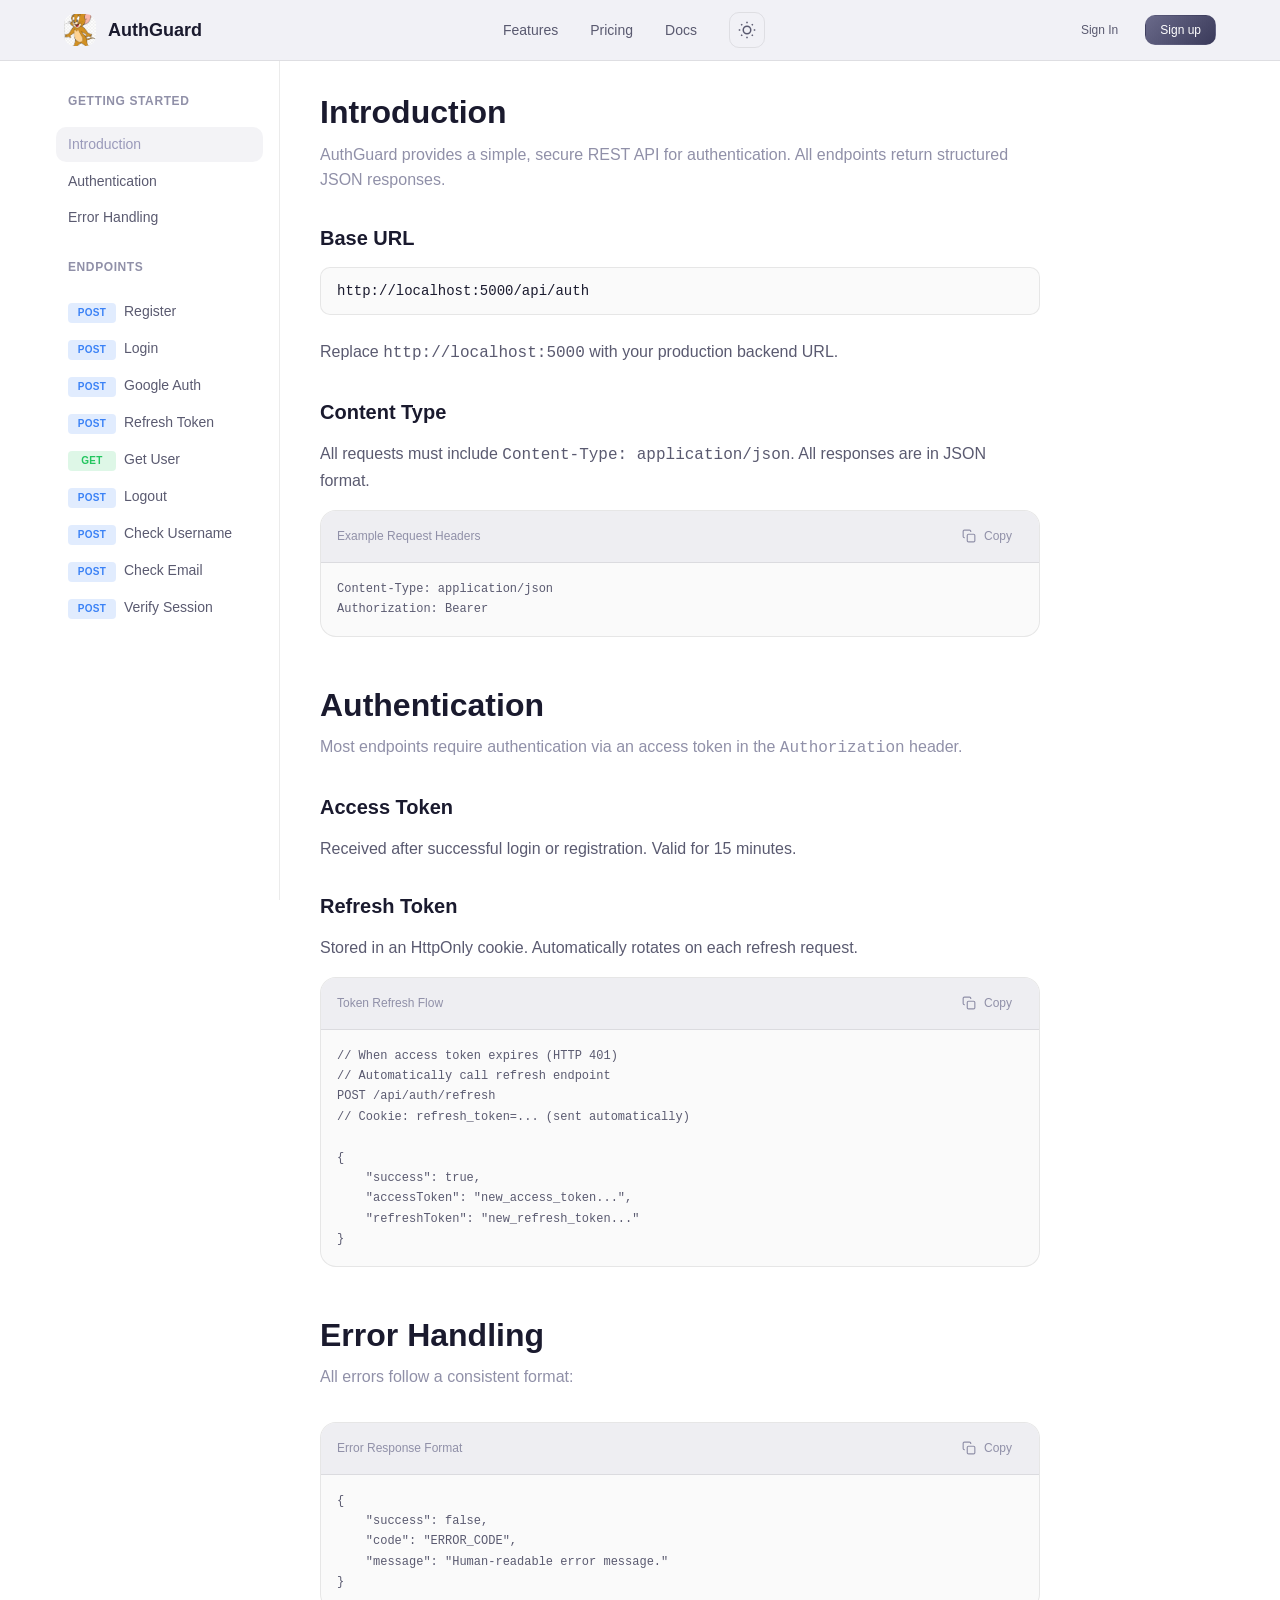
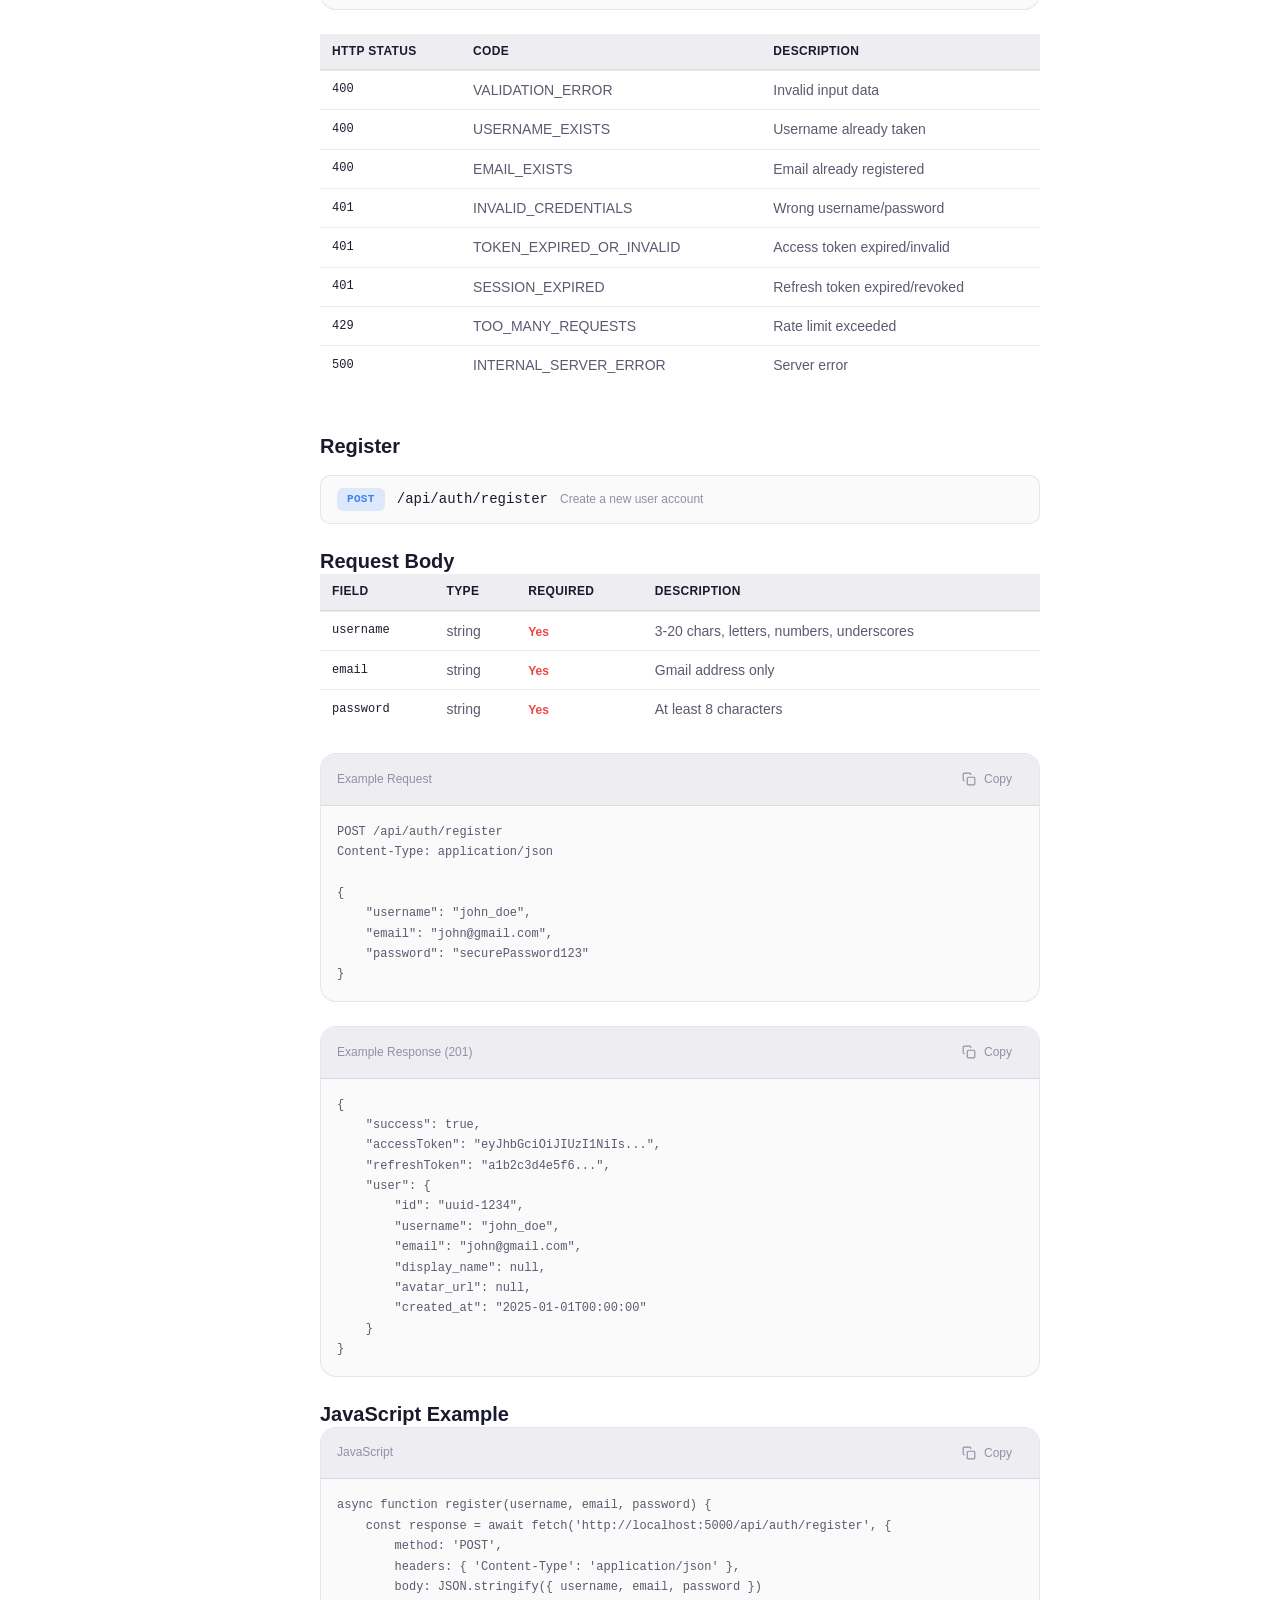
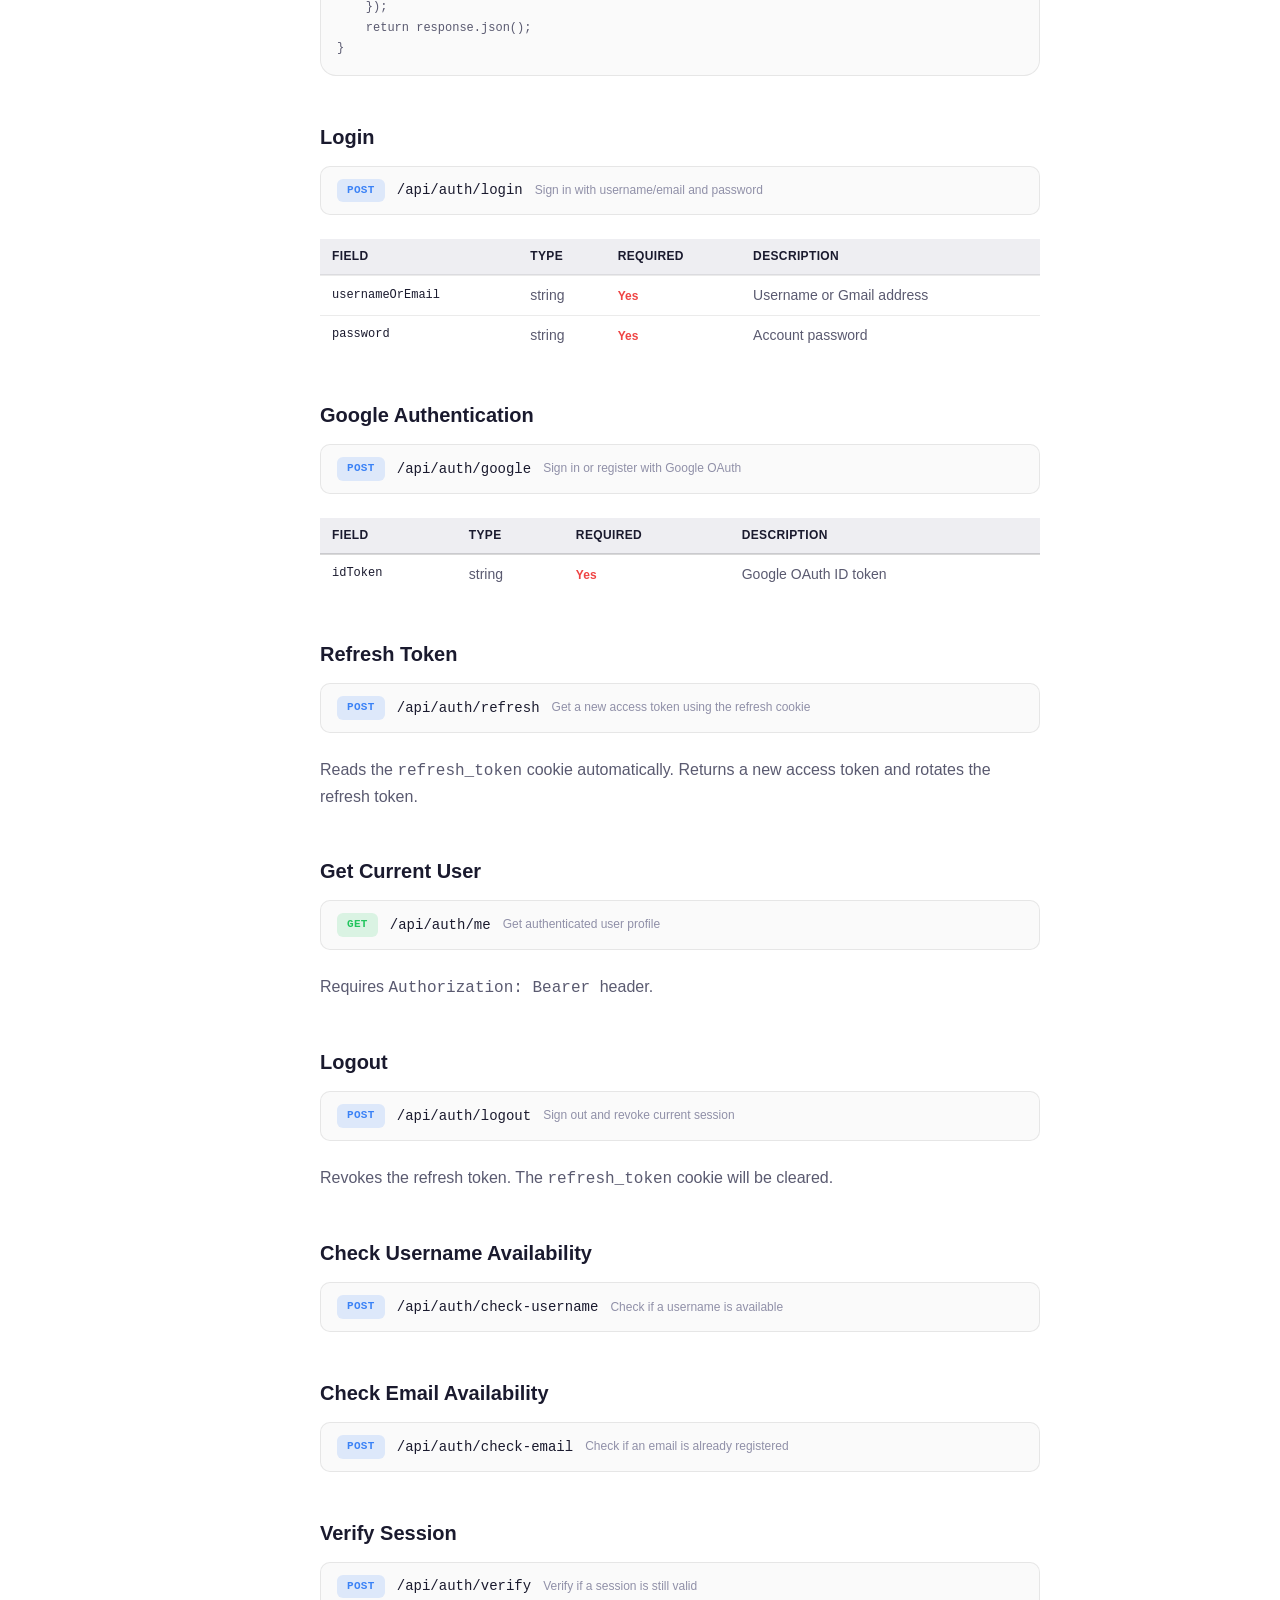
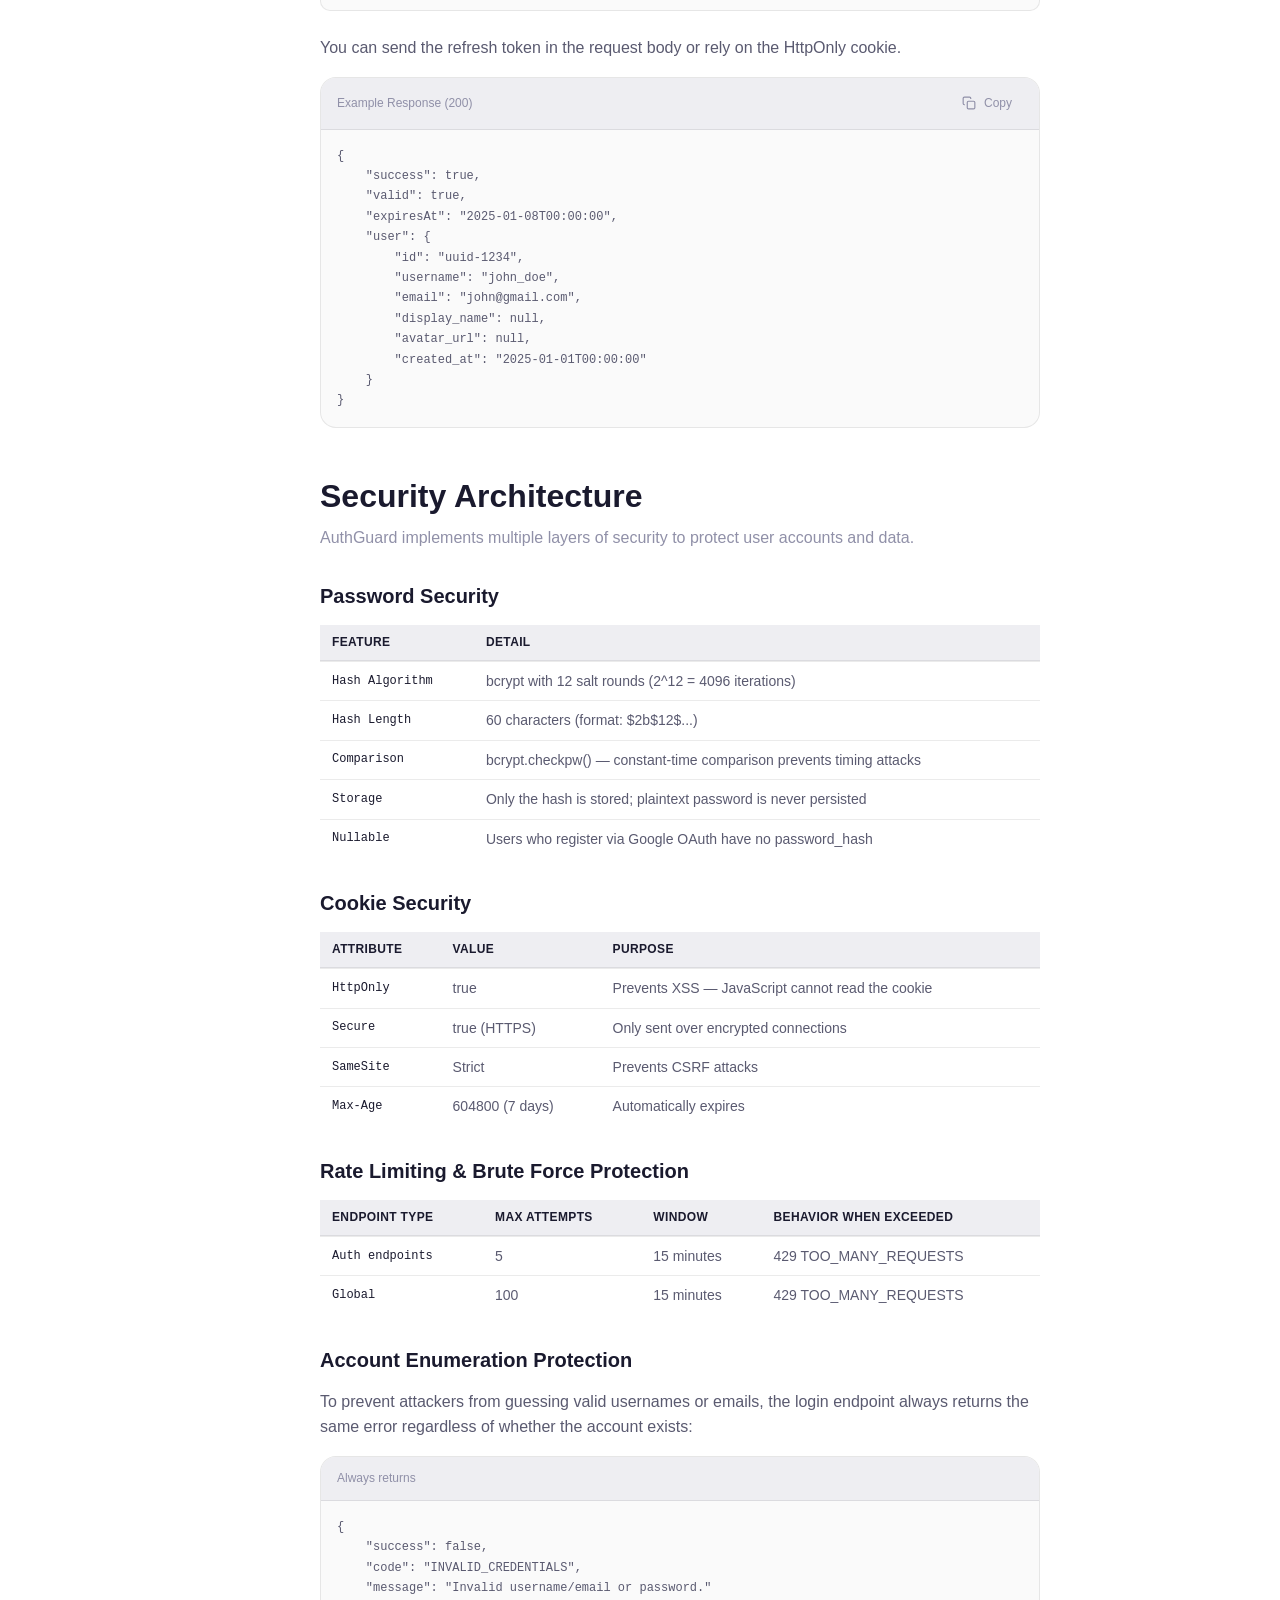
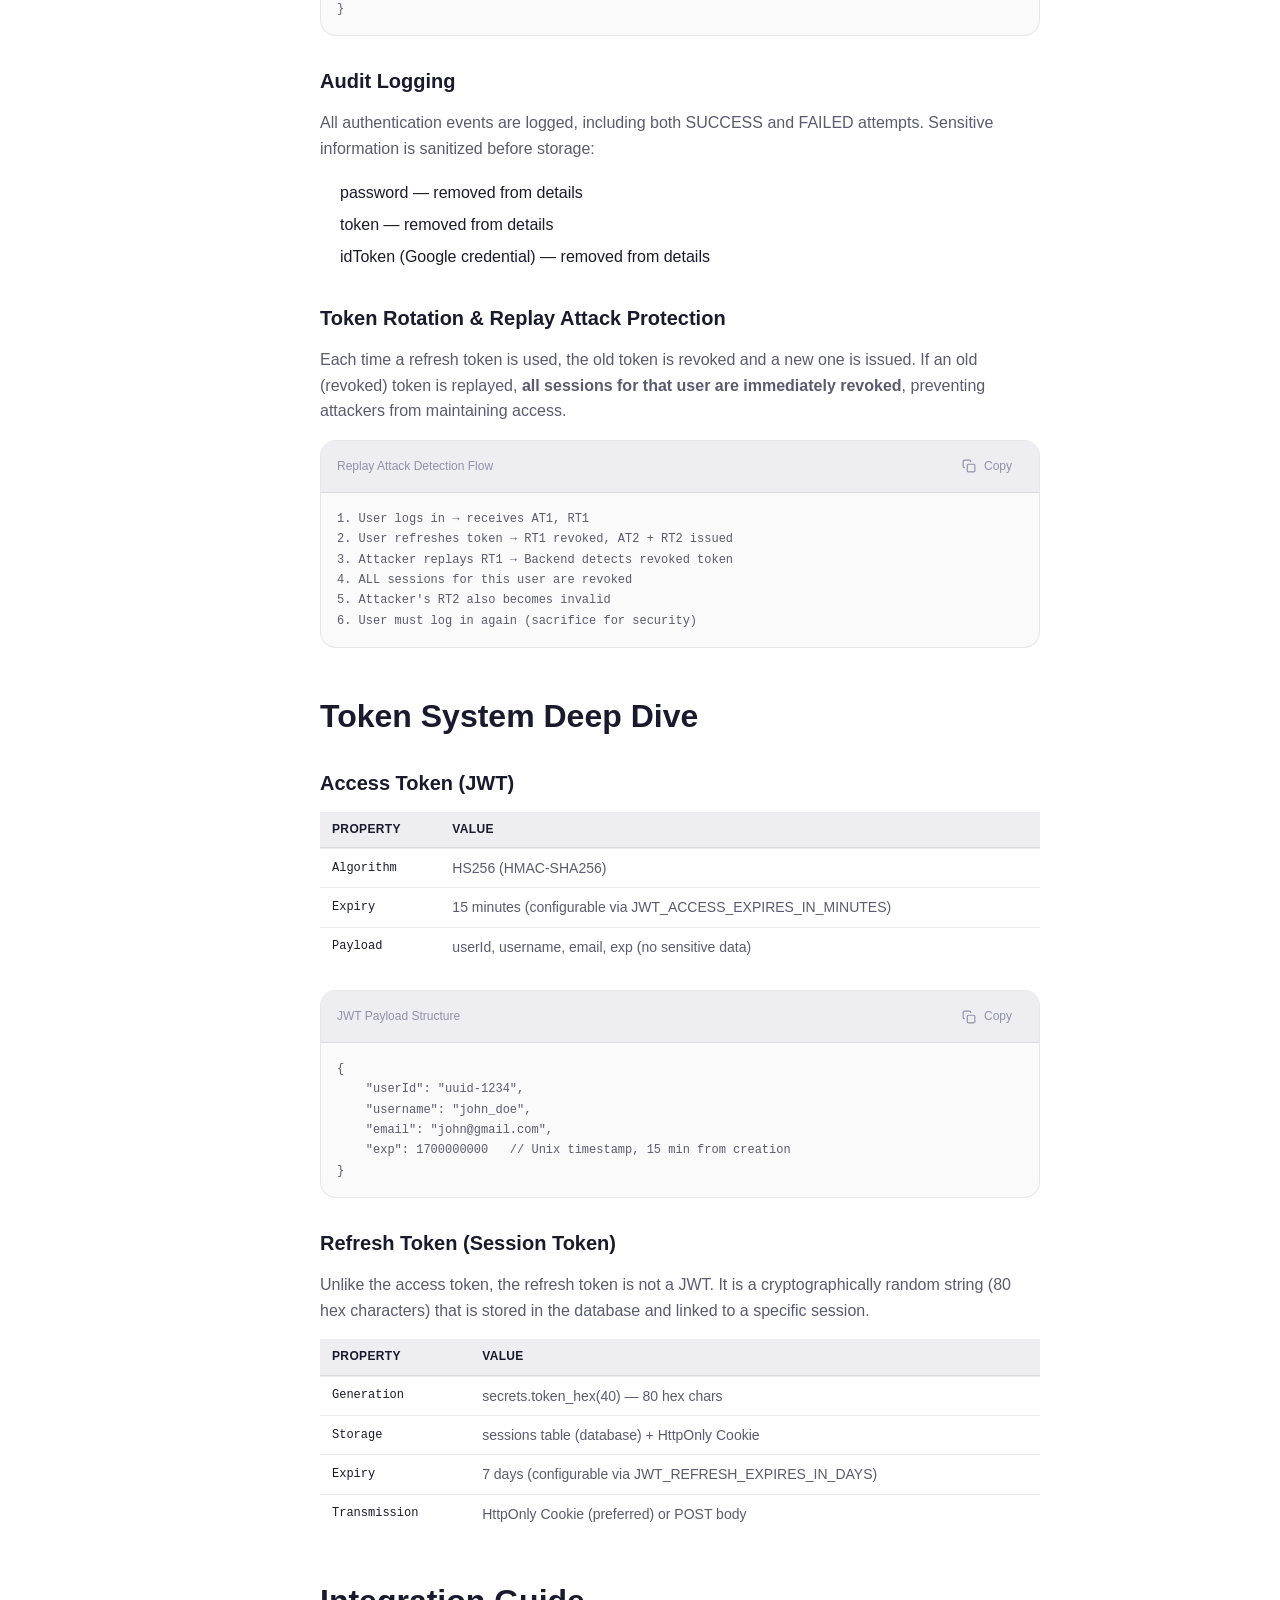
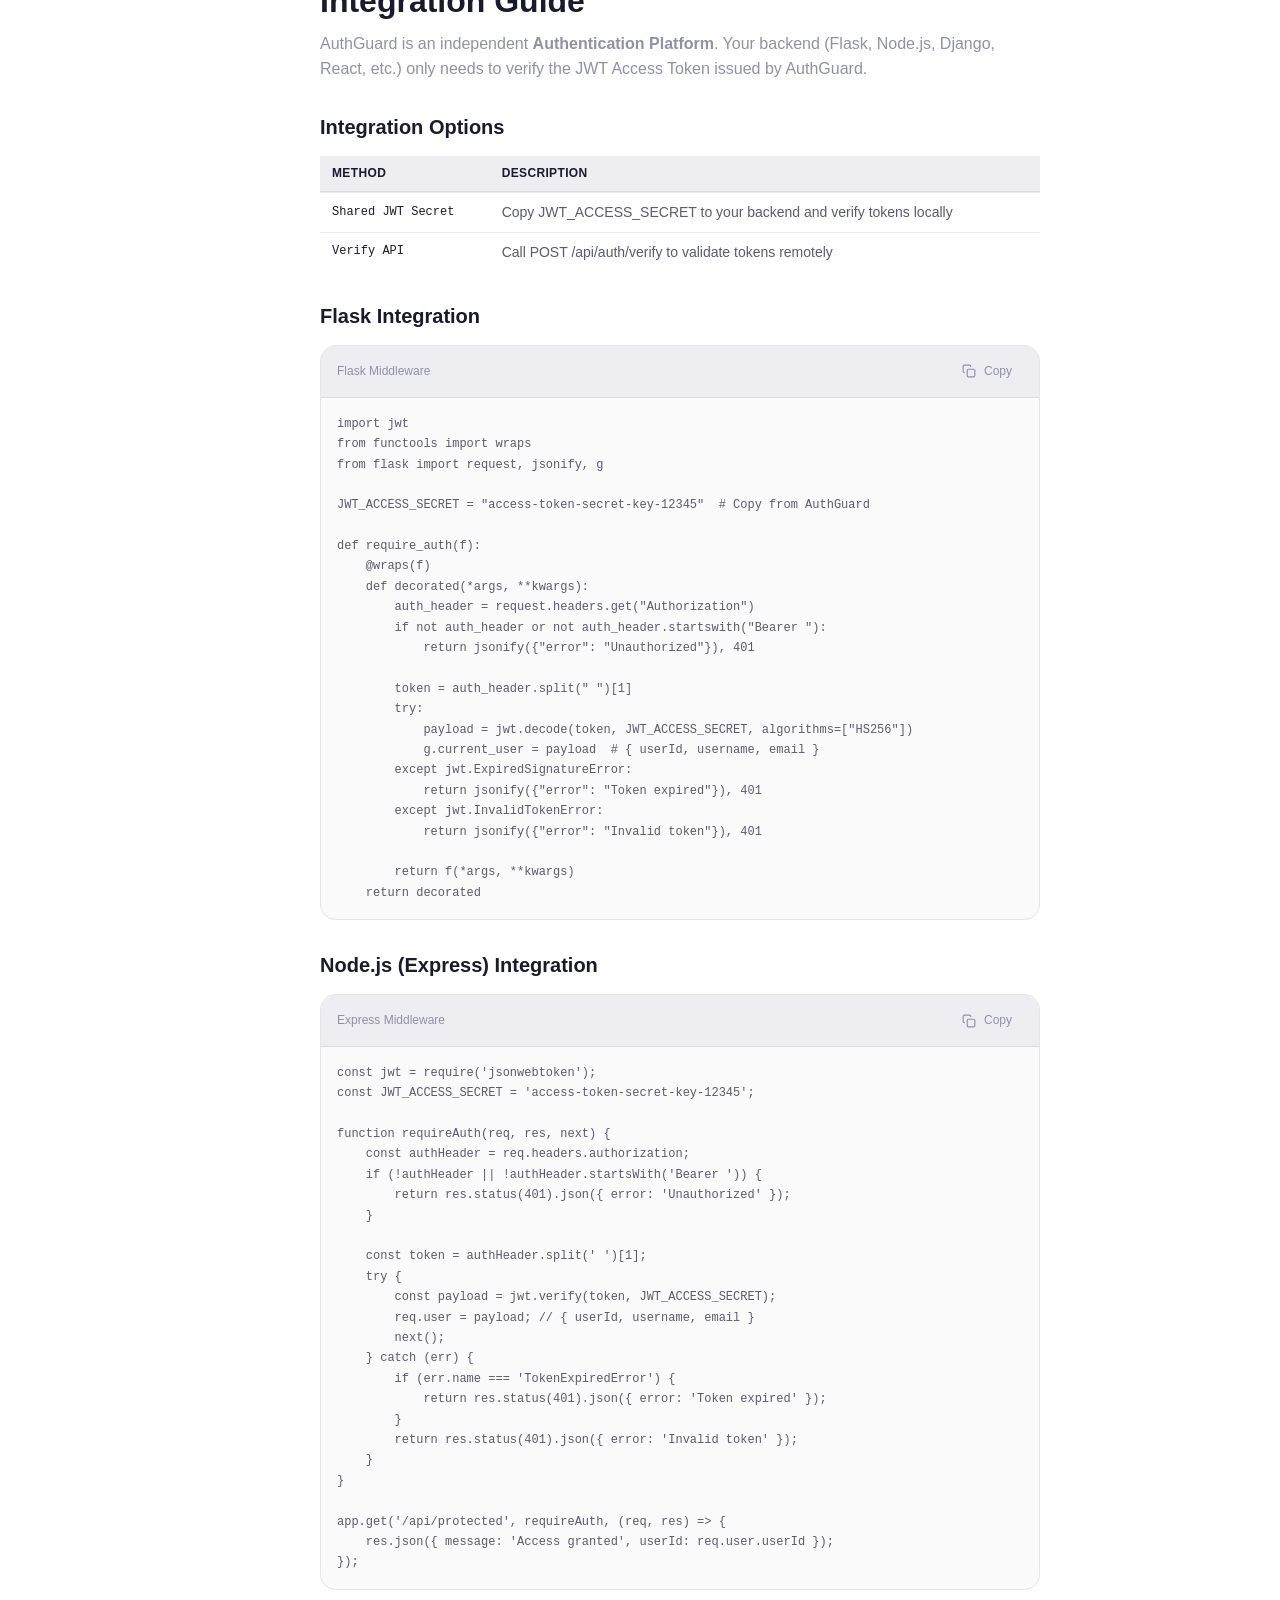
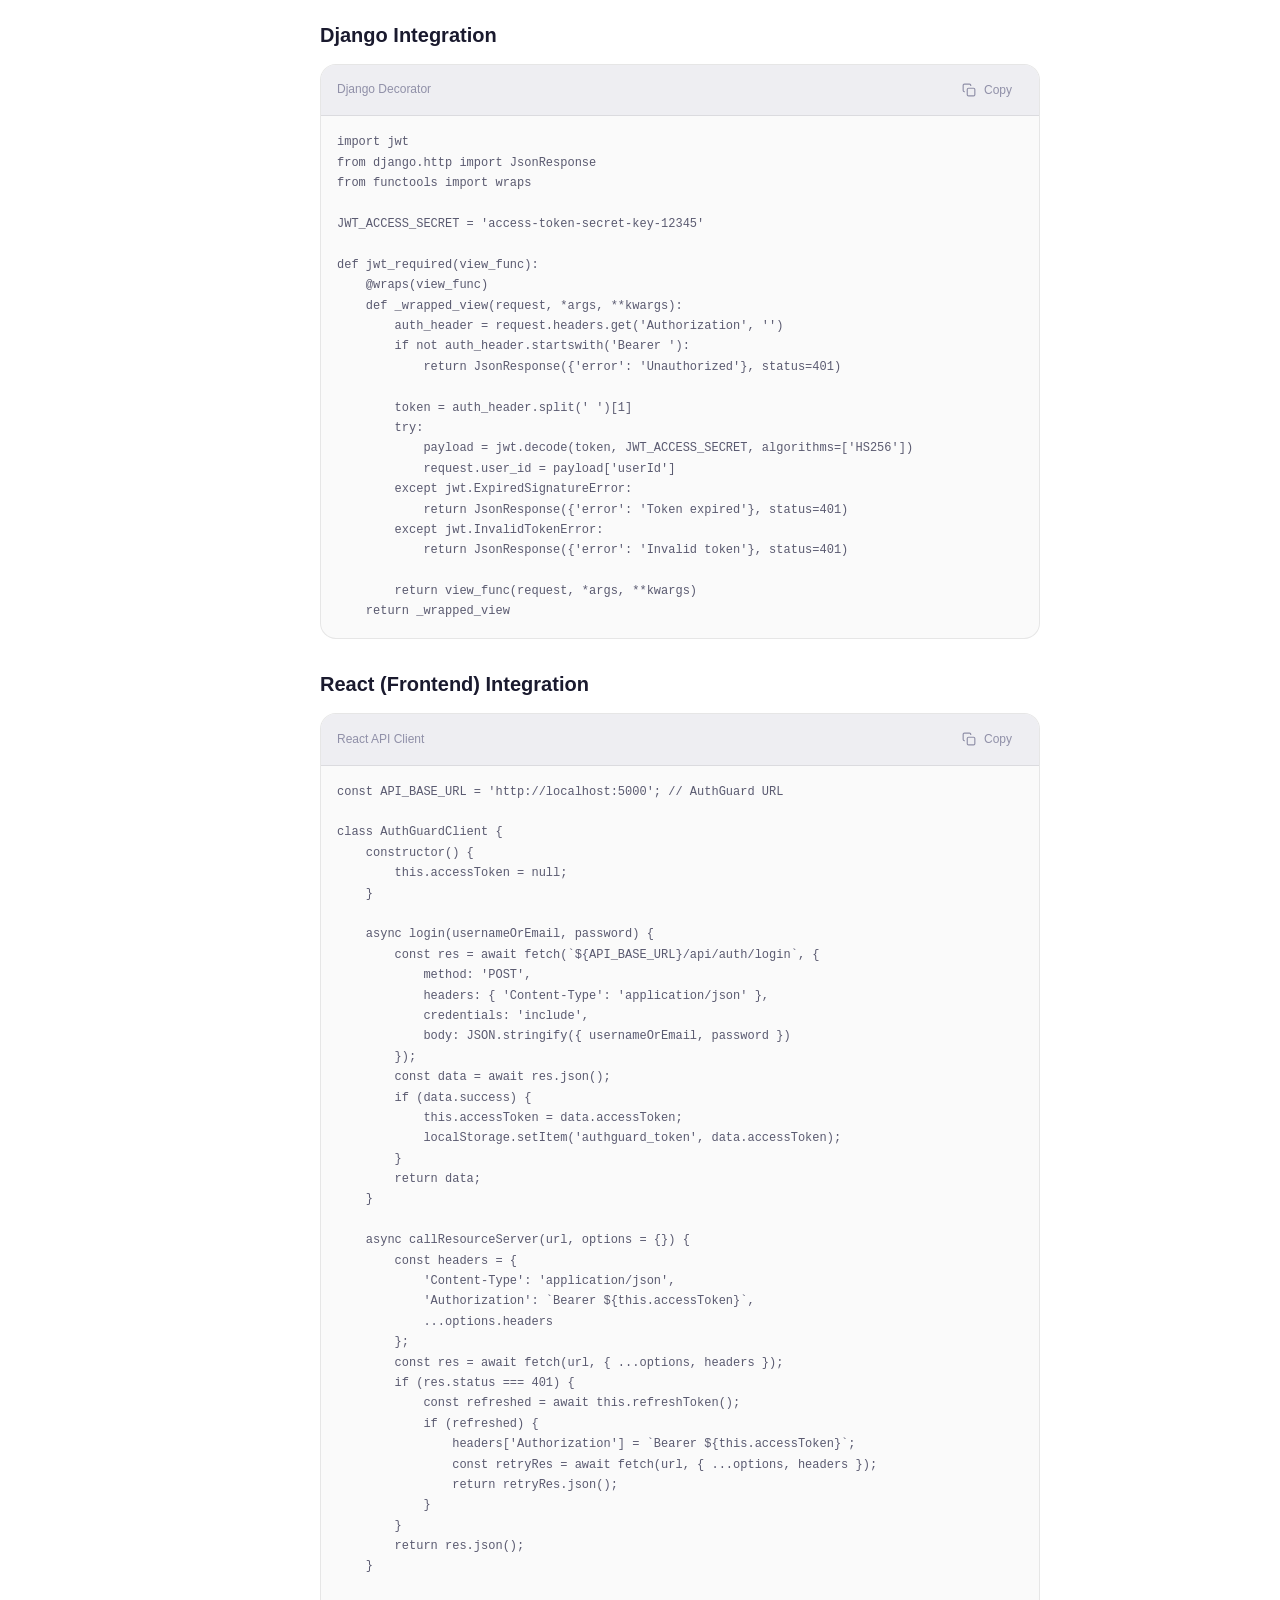
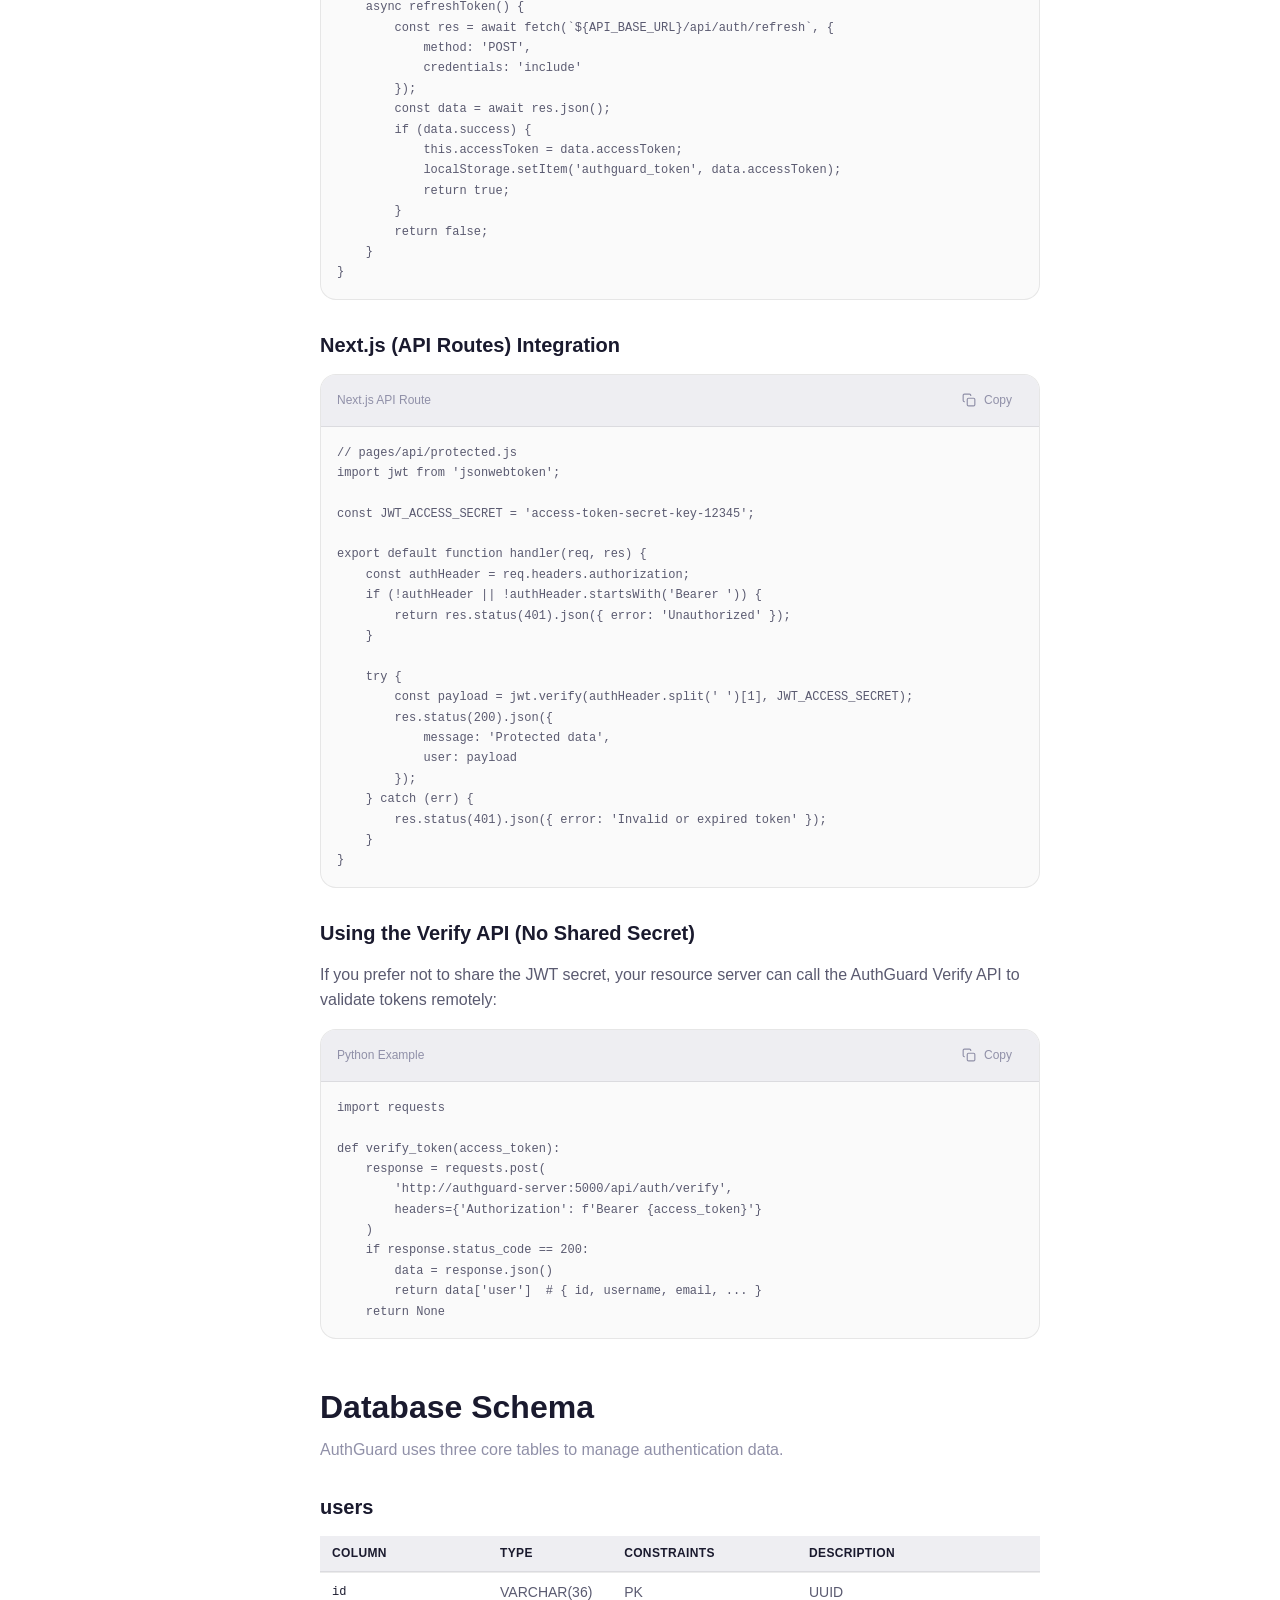
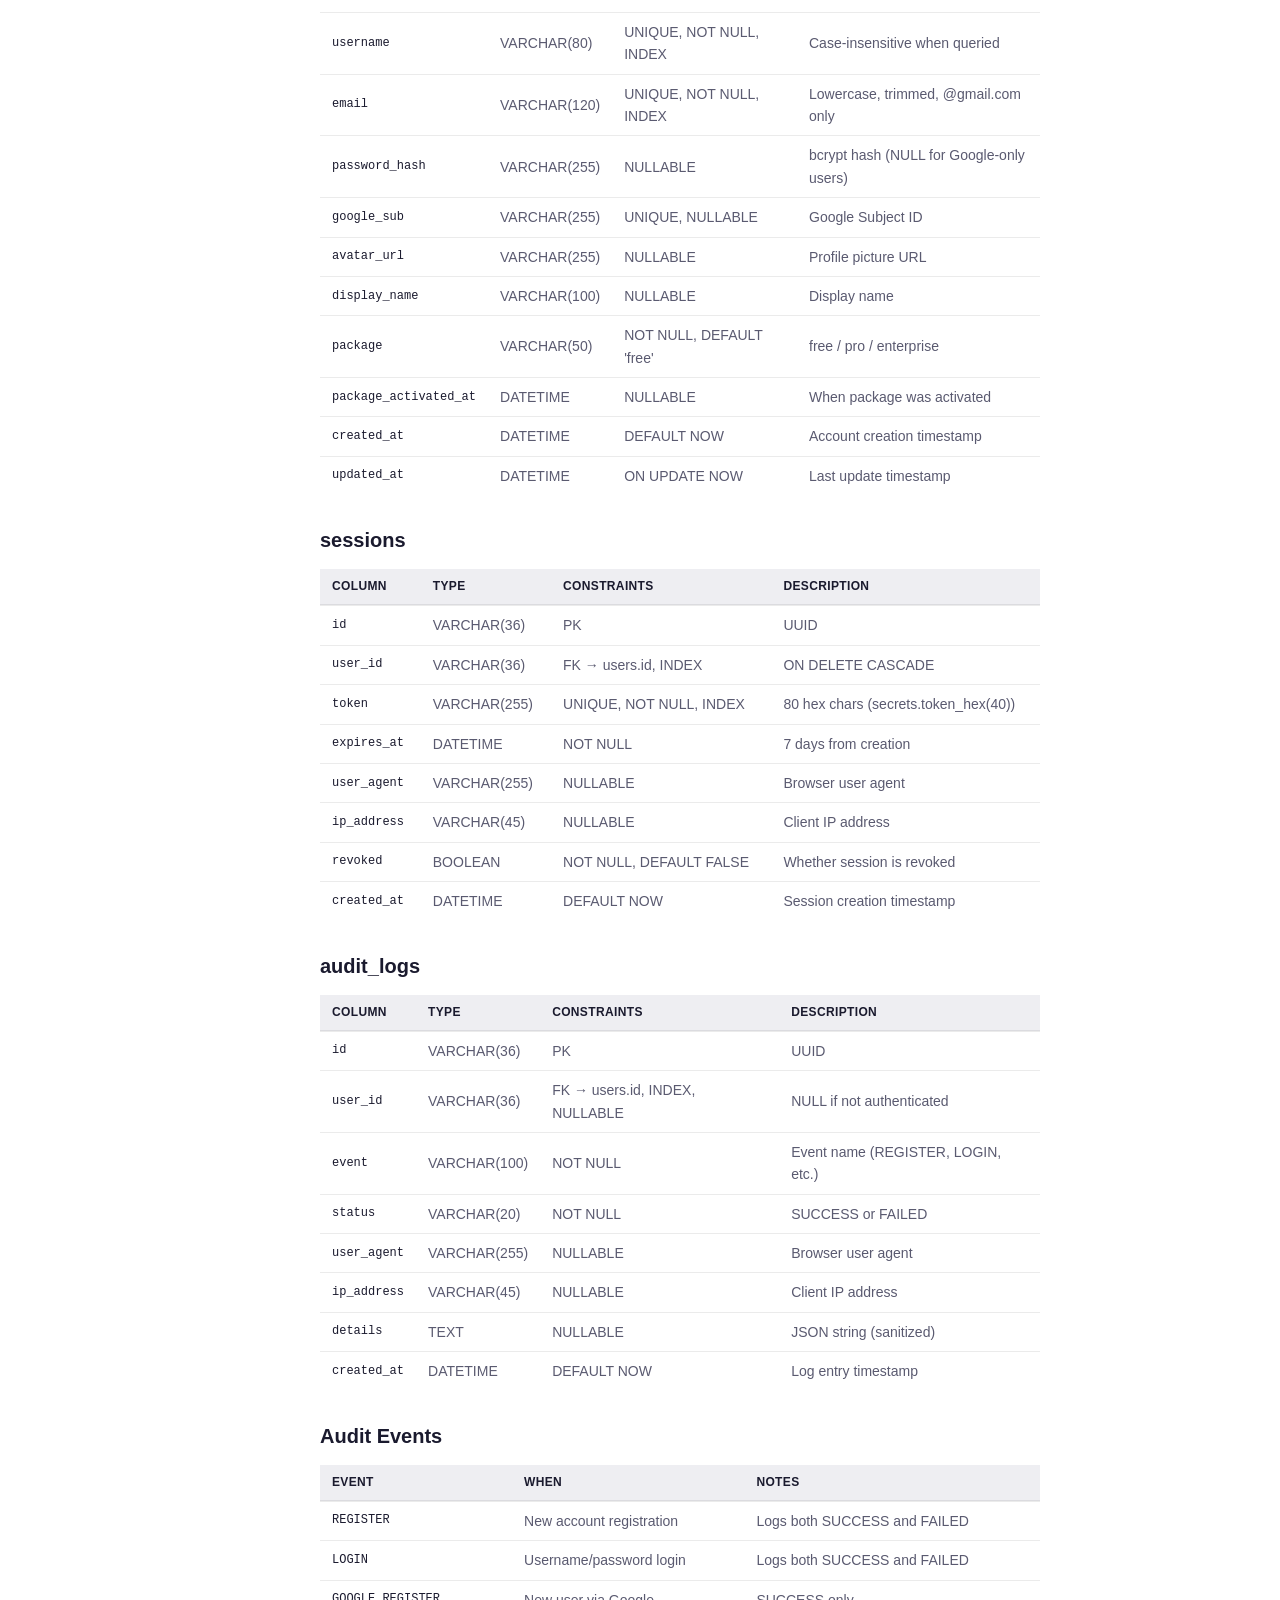
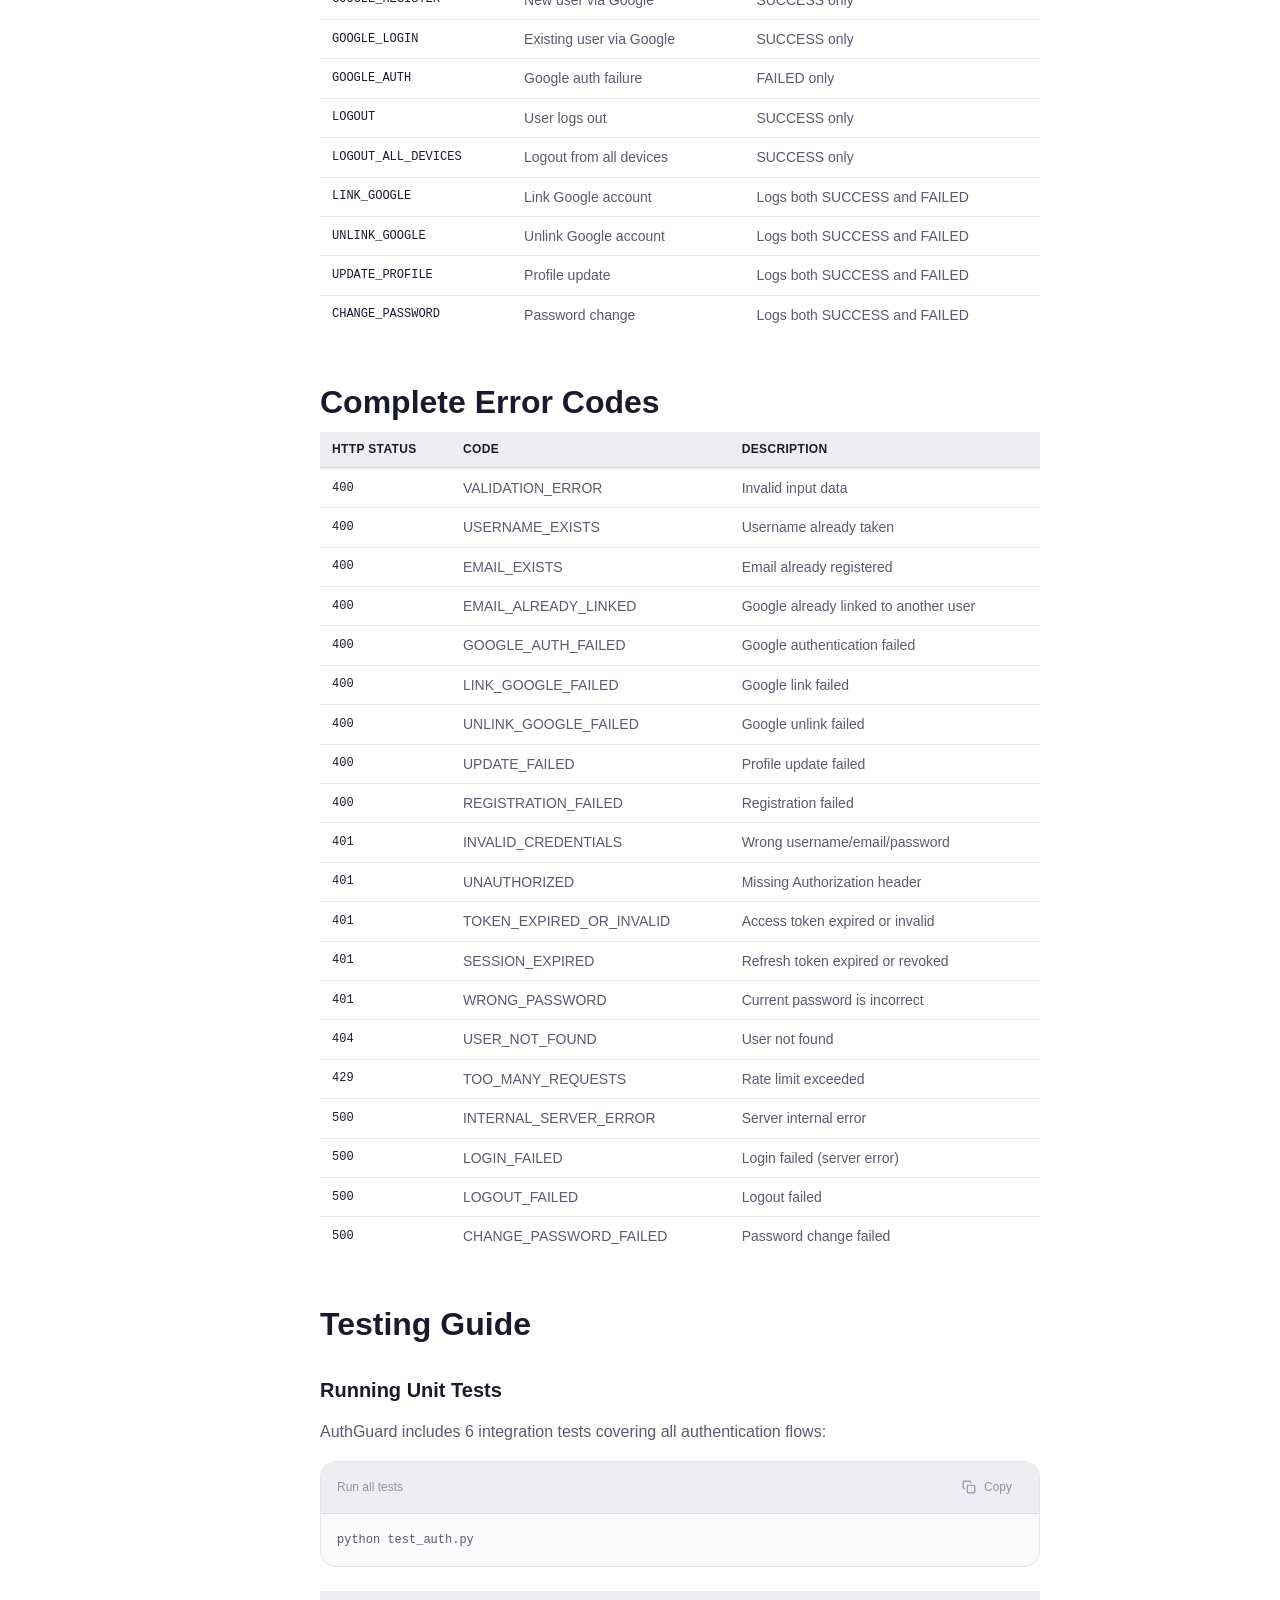
<file: frontend/docs.html>
<!DOCTYPE html>
<html lang="en">
<head>
    <meta charset="UTF-8">
    <meta name="viewport" content="width=device-width, initial-scale=1.0">
    <title>Documentation - AuthGuard API</title>
    <meta name="description" content="AuthGuard API Documentation - Complete reference for the authentication API.">
    <link rel="stylesheet" href="css/base.css">
    <link rel="stylesheet" href="css/components.css">
    <link rel="stylesheet" href="css/landing.css">
    <link rel="stylesheet" href="css/docs.css">
    <link rel="stylesheet" href="css/themes.css">
</head>
<body>
    <nav class="nav" role="navigation" aria-label="Main navigation">
        <div class="nav-inner">
            <a href="index.html" class="nav-logo" aria-label="AuthGuard Home">
                <img src="css/img/authss.png" alt="AuthGuard" class="logo-img-sm">
                <span>AuthGuard</span>
            </a>
            <div class="nav-links" role="menubar">
                <a href="index.html#features" role="menuitem">Features</a>
                <a href="index.html#pricing" role="menuitem">Pricing</a>
                <a href="#getting-started" role="menuitem">Docs</a>
            </div>
            <div class="nav-actions">
                <a href="login.html" class="btn btn-ghost btn-sm">Sign In</a>
                <a href="register.html" class="btn btn-primary btn-sm">Sign up</a>
                <button class="nav-mobile-toggle" aria-label="Toggle menu">
                    <svg width="20" height="20" viewBox="0 0 24 24" fill="none" stroke="currentColor" stroke-width="2"><path d="M3 12h18M3 6h18M3 18h18"/></svg>
                </button>
            </div>
        </div>
    </nav>

    <div class="docs-layout">
        <aside class="docs-sidebar">
            <div class="docs-sidebar-title">Getting Started</div>
            <a href="#getting-started" class="docs-nav-item active">Introduction</a>
            <a href="#authentication" class="docs-nav-item">Authentication</a>
            <a href="#errors" class="docs-nav-item">Error Handling</a>

            <div class="docs-sidebar-title" style="margin-top:var(--space-6);">Endpoints</div>
            <a href="#post-register" class="docs-nav-item"><span class="docs-nav-method post">POST</span>Register</a>
            <a href="#post-login" class="docs-nav-item"><span class="docs-nav-method post">POST</span>Login</a>
            <a href="#post-google" class="docs-nav-item"><span class="docs-nav-method post">POST</span>Google Auth</a>
            <a href="#post-refresh" class="docs-nav-item"><span class="docs-nav-method post">POST</span>Refresh Token</a>
            <a href="#get-me" class="docs-nav-item"><span class="docs-nav-method get">GET</span>Get User</a>
            <a href="#post-logout" class="docs-nav-item"><span class="docs-nav-method post">POST</span>Logout</a>
            <a href="#post-check-username" class="docs-nav-item"><span class="docs-nav-method post">POST</span>Check Username</a>
            <a href="#post-check-email" class="docs-nav-item"><span class="docs-nav-method post">POST</span>Check Email</a>
            <a href="#post-verify" class="docs-nav-item"><span class="docs-nav-method post">POST</span>Verify Session</a>
        </aside>

        <main class="docs-content">
            <section class="docs-section" id="getting-started">
                <h2>Introduction</h2>
                <p>AuthGuard provides a simple, secure REST API for authentication. All endpoints return structured JSON responses.</p>
                <h3>Base URL</h3>
                <div class="docs-endpoint">
                    <span class="docs-endpoint-path">http://localhost:5000/api/auth</span>
                </div>
                <p>Replace <code>http://localhost:5000</code> with your production backend URL.</p>
                <h3>Content Type</h3>
                <p>All requests must include <code>Content-Type: application/json</code>. All responses are in JSON format.</p>
                <div class="code-block">
                    <div class="code-block-header">
                        <span>Example Request Headers</span>
                        <button onclick="copyCode(this)"><svg viewBox="0 0 24 24" fill="none" stroke="currentColor" stroke-width="2"><rect x="9" y="9" width="13" height="13" rx="2" ry="2"/><path d="M5 15H4a2 2 0 01-2-2V4a2 2 0 012-2h9a2 2 0 012 2v1"/></svg> Copy</button>
                    </div>
                    <pre><code>Content-Type: application/json
Authorization: Bearer <access_token></code></pre>
                </div>
            </section>

            <section class="docs-section" id="authentication">
                <h2>Authentication</h2>
                <p>Most endpoints require authentication via an access token in the <code>Authorization</code> header.</p>
                <h3>Access Token</h3>
                <p>Received after successful login or registration. Valid for 15 minutes.</p>
                <h3>Refresh Token</h3>
                <p>Stored in an HttpOnly cookie. Automatically rotates on each refresh request.</p>
                <div class="code-block">
                    <div class="code-block-header">
                        <span>Token Refresh Flow</span>
                        <button onclick="copyCode(this)"><svg viewBox="0 0 24 24" fill="none" stroke="currentColor" stroke-width="2"><rect x="9" y="9" width="13" height="13" rx="2" ry="2"/><path d="M5 15H4a2 2 0 01-2-2V4a2 2 0 012-2h9a2 2 0 012 2v1"/></svg> Copy</button>
                    </div>
                    <pre><code>// When access token expires (HTTP 401)
// Automatically call refresh endpoint
POST /api/auth/refresh
// Cookie: refresh_token=... (sent automatically)

{
    "success": true,
    "accessToken": "new_access_token...",
    "refreshToken": "new_refresh_token..."
}</code></pre>
                </div>
            </section>

            <section class="docs-section" id="errors">
                <h2>Error Handling</h2>
                <p>All errors follow a consistent format:</p>
                <div class="code-block">
                    <div class="code-block-header">
                        <span>Error Response Format</span>
                        <button onclick="copyCode(this)"><svg viewBox="0 0 24 24" fill="none" stroke="currentColor" stroke-width="2"><rect x="9" y="9" width="13" height="13" rx="2" ry="2"/><path d="M5 15H4a2 2 0 01-2-2V4a2 2 0 012-2h9a2 2 0 012 2v1"/></svg> Copy</button>
                    </div>
                    <pre><code>{
    "success": false,
    "code": "ERROR_CODE",
    "message": "Human-readable error message."
}</code></pre>
                </div>

                <table class="docs-table">
                    <thead>
                        <tr><th>HTTP Status</th><th>Code</th><th>Description</th></tr>
                    </thead>
                    <tbody>
                        <tr><td>400</td><td>VALIDATION_ERROR</td><td>Invalid input data</td></tr>
                        <tr><td>400</td><td>USERNAME_EXISTS</td><td>Username already taken</td></tr>
                        <tr><td>400</td><td>EMAIL_EXISTS</td><td>Email already registered</td></tr>
                        <tr><td>401</td><td>INVALID_CREDENTIALS</td><td>Wrong username/password</td></tr>
                        <tr><td>401</td><td>TOKEN_EXPIRED_OR_INVALID</td><td>Access token expired/invalid</td></tr>
                        <tr><td>401</td><td>SESSION_EXPIRED</td><td>Refresh token expired/revoked</td></tr>
                        <tr><td>429</td><td>TOO_MANY_REQUESTS</td><td>Rate limit exceeded</td></tr>
                        <tr><td>500</td><td>INTERNAL_SERVER_ERROR</td><td>Server error</td></tr>
                    </tbody>
                </table>
            </section>

            <section class="docs-section" id="post-register">
                <h3>Register</h3>
                <div class="docs-endpoint">
                    <span class="docs-endpoint-badge post">POST</span>
                    <span class="docs-endpoint-path">/api/auth/register</span>
                    <span class="docs-endpoint-desc">Create a new user account</span>
                </div>
                <h4>Request Body</h4>
                <table class="docs-table">
                    <thead><tr><th>Field</th><th>Type</th><th>Required</th><th>Description</th></tr></thead>
                    <tbody>
                        <tr><td>username</td><td>string</td><td><span class="required">Yes</span></td><td>3-20 chars, letters, numbers, underscores</td></tr>
                        <tr><td>email</td><td>string</td><td><span class="required">Yes</span></td><td>Gmail address only</td></tr>
                        <tr><td>password</td><td>string</td><td><span class="required">Yes</span></td><td>At least 8 characters</td></tr>
                    </tbody>
                </table>
                <div class="code-block">
                    <div class="code-block-header"><span>Example Request</span><button onclick="copyCode(this)"><svg viewBox="0 0 24 24" fill="none" stroke="currentColor" stroke-width="2"><rect x="9" y="9" width="13" height="13" rx="2" ry="2"/><path d="M5 15H4a2 2 0 01-2-2V4a2 2 0 012-2h9a2 2 0 012 2v1"/></svg> Copy</button></div>
                    <pre><code>POST /api/auth/register
Content-Type: application/json

{
    "username": "john_doe",
    "email": "john@gmail.com",
    "password": "securePassword123"
}</code></pre>
                </div>
                <div class="code-block">
                    <div class="code-block-header"><span>Example Response (201)</span><button onclick="copyCode(this)"><svg viewBox="0 0 24 24" fill="none" stroke="currentColor" stroke-width="2"><rect x="9" y="9" width="13" height="13" rx="2" ry="2"/><path d="M5 15H4a2 2 0 01-2-2V4a2 2 0 012-2h9a2 2 0 012 2v1"/></svg> Copy</button></div>
                    <pre><code>{
    "success": true,
    "accessToken": "eyJhbGciOiJIUzI1NiIs...",
    "refreshToken": "a1b2c3d4e5f6...",
    "user": {
        "id": "uuid-1234",
        "username": "john_doe",
        "email": "john@gmail.com",
        "display_name": null,
        "avatar_url": null,
        "created_at": "2025-01-01T00:00:00"
    }
}</code></pre>
                </div>
                <h4>JavaScript Example</h4>
                <div class="code-block">
                    <div class="code-block-header"><span>JavaScript</span><button onclick="copyCode(this)"><svg viewBox="0 0 24 24" fill="none" stroke="currentColor" stroke-width="2"><rect x="9" y="9" width="13" height="13" rx="2" ry="2"/><path d="M5 15H4a2 2 0 01-2-2V4a2 2 0 012-2h9a2 2 0 012 2v1"/></svg> Copy</button></div>
                    <pre><code>async function register(username, email, password) {
    const response = await fetch('http://localhost:5000/api/auth/register', {
        method: 'POST',
        headers: { 'Content-Type': 'application/json' },
        body: JSON.stringify({ username, email, password })
    });
    return response.json();
}</code></pre>
                </div>
            </section>

            <section class="docs-section" id="post-login">
                <h3>Login</h3>
                <div class="docs-endpoint">
                    <span class="docs-endpoint-badge post">POST</span>
                    <span class="docs-endpoint-path">/api/auth/login</span>
                    <span class="docs-endpoint-desc">Sign in with username/email and password</span>
                </div>
                <table class="docs-table">
                    <thead><tr><th>Field</th><th>Type</th><th>Required</th><th>Description</th></tr></thead>
                    <tbody>
                        <tr><td>usernameOrEmail</td><td>string</td><td><span class="required">Yes</span></td><td>Username or Gmail address</td></tr>
                        <tr><td>password</td><td>string</td><td><span class="required">Yes</span></td><td>Account password</td></tr>
                    </tbody>
                </table>
            </section>

            <section class="docs-section" id="post-google">
                <h3>Google Authentication</h3>
                <div class="docs-endpoint">
                    <span class="docs-endpoint-badge post">POST</span>
                    <span class="docs-endpoint-path">/api/auth/google</span>
                    <span class="docs-endpoint-desc">Sign in or register with Google OAuth</span>
                </div>
                <table class="docs-table">
                    <thead><tr><th>Field</th><th>Type</th><th>Required</th><th>Description</th></tr></thead>
                    <tbody>
                        <tr><td>idToken</td><td>string</td><td><span class="required">Yes</span></td><td>Google OAuth ID token</td></tr>
                    </tbody>
                </table>
            </section>

            <section class="docs-section" id="post-refresh">
                <h3>Refresh Token</h3>
                <div class="docs-endpoint">
                    <span class="docs-endpoint-badge post">POST</span>
                    <span class="docs-endpoint-path">/api/auth/refresh</span>
                    <span class="docs-endpoint-desc">Get a new access token using the refresh cookie</span>
                </div>
                <p>Reads the <code>refresh_token</code> cookie automatically. Returns a new access token and rotates the refresh token.</p>
            </section>

            <section class="docs-section" id="get-me">
                <h3>Get Current User</h3>
                <div class="docs-endpoint">
                    <span class="docs-endpoint-badge get">GET</span>
                    <span class="docs-endpoint-path">/api/auth/me</span>
                    <span class="docs-endpoint-desc">Get authenticated user profile</span>
                </div>
                <p>Requires <code>Authorization: Bearer <access_token></code> header.</p>
            </section>

            <section class="docs-section" id="post-logout">
                <h3>Logout</h3>
                <div class="docs-endpoint">
                    <span class="docs-endpoint-badge post">POST</span>
                    <span class="docs-endpoint-path">/api/auth/logout</span>
                    <span class="docs-endpoint-desc">Sign out and revoke current session</span>
                </div>
                <p>Revokes the refresh token. The <code>refresh_token</code> cookie will be cleared.</p>
            </section>

            <section class="docs-section" id="post-check-username">
                <h3>Check Username Availability</h3>
                <div class="docs-endpoint">
                    <span class="docs-endpoint-badge post">POST</span>
                    <span class="docs-endpoint-path">/api/auth/check-username</span>
                    <span class="docs-endpoint-desc">Check if a username is available</span>
                </div>
            </section>

            <section class="docs-section" id="post-check-email">
                <h3>Check Email Availability</h3>
                <div class="docs-endpoint">
                    <span class="docs-endpoint-badge post">POST</span>
                    <span class="docs-endpoint-path">/api/auth/check-email</span>
                    <span class="docs-endpoint-desc">Check if an email is already registered</span>
                </div>
            </section>

            <section class="docs-section" id="post-verify">
                <h3>Verify Session</h3>
                <div class="docs-endpoint">
                    <span class="docs-endpoint-badge post">POST</span>
                    <span class="docs-endpoint-path">/api/auth/verify</span>
                    <span class="docs-endpoint-desc">Verify if a session is still valid</span>
                </div>
                <p>You can send the refresh token in the request body or rely on the HttpOnly cookie.</p>
                <div class="code-block">
                    <div class="code-block-header"><span>Example Response (200)</span><button onclick="copyCode(this)"><svg viewBox="0 0 24 24" fill="none" stroke="currentColor" stroke-width="2"><rect x="9" y="9" width="13" height="13" rx="2" ry="2"/><path d="M5 15H4a2 2 0 01-2-2V4a2 2 0 012-2h9a2 2 0 012 2v1"/></svg> Copy</button></div>
                    <pre><code>{
    "success": true,
    "valid": true,
    "expiresAt": "2025-01-08T00:00:00",
    "user": {
        "id": "uuid-1234",
        "username": "john_doe",
        "email": "john@gmail.com",
        "display_name": null,
        "avatar_url": null,
        "created_at": "2025-01-01T00:00:00"
    }
}</code></pre>
                </div>
            </section>

            <!-- ========== KIẾN THỨC & HƯỚNG DẪN TỪ LOGICAPP.MD ========== -->

            <!-- Security Architecture -->
            <section class="docs-section" id="security-architecture">
                <h2>Security Architecture</h2>
                <p>AuthGuard implements multiple layers of security to protect user accounts and data.</p>

                <h3>Password Security</h3>
                <table class="docs-table">
                    <thead><tr><th>Feature</th><th>Detail</th></tr></thead>
                    <tbody>
                        <tr><td>Hash Algorithm</td><td>bcrypt with 12 salt rounds (2^12 = 4096 iterations)</td></tr>
                        <tr><td>Hash Length</td><td>60 characters (format: $2b$12$...)</td></tr>
                        <tr><td>Comparison</td><td>bcrypt.checkpw() — constant-time comparison prevents timing attacks</td></tr>
                        <tr><td>Storage</td><td>Only the hash is stored; plaintext password is never persisted</td></tr>
                        <tr><td>Nullable</td><td>Users who register via Google OAuth have no password_hash</td></tr>
                    </tbody>
                </table>

                <h3>Cookie Security</h3>
                <table class="docs-table">
                    <thead><tr><th>Attribute</th><th>Value</th><th>Purpose</th></tr></thead>
                    <tbody>
                        <tr><td>HttpOnly</td><td>true</td><td>Prevents XSS — JavaScript cannot read the cookie</td></tr>
                        <tr><td>Secure</td><td>true (HTTPS)</td><td>Only sent over encrypted connections</td></tr>
                        <tr><td>SameSite</td><td>Strict</td><td>Prevents CSRF attacks</td></tr>
                        <tr><td>Max-Age</td><td>604800 (7 days)</td><td>Automatically expires</td></tr>
                    </tbody>
                </table>

                <h3>Rate Limiting & Brute Force Protection</h3>
                <table class="docs-table">
                    <thead><tr><th>Endpoint Type</th><th>Max Attempts</th><th>Window</th><th>Behavior When Exceeded</th></tr></thead>
                    <tbody>
                        <tr><td>Auth endpoints</td><td>5</td><td>15 minutes</td><td>429 TOO_MANY_REQUESTS</td></tr>
                        <tr><td>Global</td><td>100</td><td>15 minutes</td><td>429 TOO_MANY_REQUESTS</td></tr>
                    </tbody>
                </table>

                <h3>Account Enumeration Protection</h3>
                <p>To prevent attackers from guessing valid usernames or emails, the login endpoint always returns the same error regardless of whether the account exists:</p>
                <div class="code-block">
                    <div class="code-block-header"><span>Always returns</span></div>
                    <pre><code>{
    "success": false,
    "code": "INVALID_CREDENTIALS",
    "message": "Invalid username/email or password."
}</code></pre>
                </div>

                <h3>Audit Logging</h3>
                <p>All authentication events are logged, including both SUCCESS and FAILED attempts. Sensitive information is sanitized before storage:</p>
                <ul style="margin-left:var(--space-5);line-height:2;">
                    <li>password — removed from details</li>
                    <li>token — removed from details</li>
                    <li>idToken (Google credential) — removed from details</li>
                </ul>

                <h3>Token Rotation & Replay Attack Protection</h3>
                <p>Each time a refresh token is used, the old token is revoked and a new one is issued. If an old (revoked) token is replayed, <strong>all sessions for that user are immediately revoked</strong>, preventing attackers from maintaining access.</p>
                <div class="code-block">
                    <div class="code-block-header"><span>Replay Attack Detection Flow</span><button onclick="copyCode(this)"><svg viewBox="0 0 24 24" fill="none" stroke="currentColor" stroke-width="2"><rect x="9" y="9" width="13" height="13" rx="2" ry="2"/><path d="M5 15H4a2 2 0 01-2-2V4a2 2 0 012-2h9a2 2 0 012 2v1"/></svg> Copy</button></div>
                    <pre><code>1. User logs in → receives AT1, RT1
2. User refreshes token → RT1 revoked, AT2 + RT2 issued
3. Attacker replays RT1 → Backend detects revoked token
4. ALL sessions for this user are revoked
5. Attacker's RT2 also becomes invalid
6. User must log in again (sacrifice for security)</code></pre>
                </div>
            </section>

            <!-- Token System Deep Dive -->
            <section class="docs-section" id="token-system">
                <h2>Token System Deep Dive</h2>

                <h3>Access Token (JWT)</h3>
                <table class="docs-table">
                    <thead><tr><th>Property</th><th>Value</th></tr></thead>
                    <tbody>
                        <tr><td>Algorithm</td><td>HS256 (HMAC-SHA256)</td></tr>
                        <tr><td>Expiry</td><td>15 minutes (configurable via JWT_ACCESS_EXPIRES_IN_MINUTES)</td></tr>
                        <tr><td>Payload</td><td>userId, username, email, exp (no sensitive data)</td></tr>
                    </tbody>
                </table>
                <div class="code-block">
                    <div class="code-block-header"><span>JWT Payload Structure</span><button onclick="copyCode(this)"><svg viewBox="0 0 24 24" fill="none" stroke="currentColor" stroke-width="2"><rect x="9" y="9" width="13" height="13" rx="2" ry="2"/><path d="M5 15H4a2 2 0 01-2-2V4a2 2 0 012-2h9a2 2 0 012 2v1"/></svg> Copy</button></div>
                    <pre><code>{
    "userId": "uuid-1234",
    "username": "john_doe",
    "email": "john@gmail.com",
    "exp": 1700000000   // Unix timestamp, 15 min from creation
}</code></pre>
                </div>

                <h3>Refresh Token (Session Token)</h3>
                <p>Unlike the access token, the refresh token is not a JWT. It is a cryptographically random string (80 hex characters) that is stored in the database and linked to a specific session.</p>
                <table class="docs-table">
                    <thead><tr><th>Property</th><th>Value</th></tr></thead>
                    <tbody>
                        <tr><td>Generation</td><td>secrets.token_hex(40) — 80 hex chars</td></tr>
                        <tr><td>Storage</td><td>sessions table (database) + HttpOnly Cookie</td></tr>
                        <tr><td>Expiry</td><td>7 days (configurable via JWT_REFRESH_EXPIRES_IN_DAYS)</td></tr>
                        <tr><td>Transmission</td><td>HttpOnly Cookie (preferred) or POST body</td></tr>
                    </tbody>
                </table>
            </section>

            <!-- Integration Guide -->
            <section class="docs-section" id="integration-guide">
                <h2>Integration Guide</h2>
                <p>AuthGuard is an independent <strong>Authentication Platform</strong>. Your backend (Flask, Node.js, Django, React, etc.) only needs to verify the JWT Access Token issued by AuthGuard.</p>

                <h3>Integration Options</h3>
                <table class="docs-table">
                    <thead><tr><th>Method</th><th>Description</th></tr></thead>
                    <tbody>
                        <tr><td>Shared JWT Secret</td><td>Copy JWT_ACCESS_SECRET to your backend and verify tokens locally</td></tr>
                        <tr><td>Verify API</td><td>Call POST /api/auth/verify to validate tokens remotely</td></tr>
                    </tbody>
                </table>

                <h3>Flask Integration</h3>
                <div class="code-block">
                    <div class="code-block-header"><span>Flask Middleware</span><button onclick="copyCode(this)"><svg viewBox="0 0 24 24" fill="none" stroke="currentColor" stroke-width="2"><rect x="9" y="9" width="13" height="13" rx="2" ry="2"/><path d="M5 15H4a2 2 0 01-2-2V4a2 2 0 012-2h9a2 2 0 012 2v1"/></svg> Copy</button></div>
                    <pre><code>import jwt
from functools import wraps
from flask import request, jsonify, g

JWT_ACCESS_SECRET = "access-token-secret-key-12345"  # Copy from AuthGuard

def require_auth(f):
    @wraps(f)
    def decorated(*args, **kwargs):
        auth_header = request.headers.get("Authorization")
        if not auth_header or not auth_header.startswith("Bearer "):
            return jsonify({"error": "Unauthorized"}), 401

        token = auth_header.split(" ")[1]
        try:
            payload = jwt.decode(token, JWT_ACCESS_SECRET, algorithms=["HS256"])
            g.current_user = payload  # { userId, username, email }
        except jwt.ExpiredSignatureError:
            return jsonify({"error": "Token expired"}), 401
        except jwt.InvalidTokenError:
            return jsonify({"error": "Invalid token"}), 401

        return f(*args, **kwargs)
    return decorated</code></pre>
                </div>

                <h3>Node.js (Express) Integration</h3>
                <div class="code-block">
                    <div class="code-block-header"><span>Express Middleware</span><button onclick="copyCode(this)"><svg viewBox="0 0 24 24" fill="none" stroke="currentColor" stroke-width="2"><rect x="9" y="9" width="13" height="13" rx="2" ry="2"/><path d="M5 15H4a2 2 0 01-2-2V4a2 2 0 012-2h9a2 2 0 012 2v1"/></svg> Copy</button></div>
                    <pre><code>const jwt = require('jsonwebtoken');
const JWT_ACCESS_SECRET = 'access-token-secret-key-12345';

function requireAuth(req, res, next) {
    const authHeader = req.headers.authorization;
    if (!authHeader || !authHeader.startsWith('Bearer ')) {
        return res.status(401).json({ error: 'Unauthorized' });
    }

    const token = authHeader.split(' ')[1];
    try {
        const payload = jwt.verify(token, JWT_ACCESS_SECRET);
        req.user = payload; // { userId, username, email }
        next();
    } catch (err) {
        if (err.name === 'TokenExpiredError') {
            return res.status(401).json({ error: 'Token expired' });
        }
        return res.status(401).json({ error: 'Invalid token' });
    }
}

app.get('/api/protected', requireAuth, (req, res) => {
    res.json({ message: 'Access granted', userId: req.user.userId });
});</code></pre>
                </div>

                <h3>Django Integration</h3>
                <div class="code-block">
                    <div class="code-block-header"><span>Django Decorator</span><button onclick="copyCode(this)"><svg viewBox="0 0 24 24" fill="none" stroke="currentColor" stroke-width="2"><rect x="9" y="9" width="13" height="13" rx="2" ry="2"/><path d="M5 15H4a2 2 0 01-2-2V4a2 2 0 012-2h9a2 2 0 012 2v1"/></svg> Copy</button></div>
                    <pre><code>import jwt
from django.http import JsonResponse
from functools import wraps

JWT_ACCESS_SECRET = 'access-token-secret-key-12345'

def jwt_required(view_func):
    @wraps(view_func)
    def _wrapped_view(request, *args, **kwargs):
        auth_header = request.headers.get('Authorization', '')
        if not auth_header.startswith('Bearer '):
            return JsonResponse({'error': 'Unauthorized'}, status=401)

        token = auth_header.split(' ')[1]
        try:
            payload = jwt.decode(token, JWT_ACCESS_SECRET, algorithms=['HS256'])
            request.user_id = payload['userId']
        except jwt.ExpiredSignatureError:
            return JsonResponse({'error': 'Token expired'}, status=401)
        except jwt.InvalidTokenError:
            return JsonResponse({'error': 'Invalid token'}, status=401)

        return view_func(request, *args, **kwargs)
    return _wrapped_view</code></pre>
                </div>

                <h3>React (Frontend) Integration</h3>
                <div class="code-block">
                    <div class="code-block-header"><span>React API Client</span><button onclick="copyCode(this)"><svg viewBox="0 0 24 24" fill="none" stroke="currentColor" stroke-width="2"><rect x="9" y="9" width="13" height="13" rx="2" ry="2"/><path d="M5 15H4a2 2 0 01-2-2V4a2 2 0 012-2h9a2 2 0 012 2v1"/></svg> Copy</button></div>
                    <pre><code>const API_BASE_URL = 'http://localhost:5000'; // AuthGuard URL

class AuthGuardClient {
    constructor() {
        this.accessToken = null;
    }

    async login(usernameOrEmail, password) {
        const res = await fetch(`${API_BASE_URL}/api/auth/login`, {
            method: 'POST',
            headers: { 'Content-Type': 'application/json' },
            credentials: 'include',
            body: JSON.stringify({ usernameOrEmail, password })
        });
        const data = await res.json();
        if (data.success) {
            this.accessToken = data.accessToken;
            localStorage.setItem('authguard_token', data.accessToken);
        }
        return data;
    }

    async callResourceServer(url, options = {}) {
        const headers = {
            'Content-Type': 'application/json',
            'Authorization': `Bearer ${this.accessToken}`,
            ...options.headers
        };
        const res = await fetch(url, { ...options, headers });
        if (res.status === 401) {
            const refreshed = await this.refreshToken();
            if (refreshed) {
                headers['Authorization'] = `Bearer ${this.accessToken}`;
                const retryRes = await fetch(url, { ...options, headers });
                return retryRes.json();
            }
        }
        return res.json();
    }

    async refreshToken() {
        const res = await fetch(`${API_BASE_URL}/api/auth/refresh`, {
            method: 'POST',
            credentials: 'include'
        });
        const data = await res.json();
        if (data.success) {
            this.accessToken = data.accessToken;
            localStorage.setItem('authguard_token', data.accessToken);
            return true;
        }
        return false;
    }
}</code></pre>
                </div>

                <h3>Next.js (API Routes) Integration</h3>
                <div class="code-block">
                    <div class="code-block-header"><span>Next.js API Route</span><button onclick="copyCode(this)"><svg viewBox="0 0 24 24" fill="none" stroke="currentColor" stroke-width="2"><rect x="9" y="9" width="13" height="13" rx="2" ry="2"/><path d="M5 15H4a2 2 0 01-2-2V4a2 2 0 012-2h9a2 2 0 012 2v1"/></svg> Copy</button></div>
                    <pre><code>// pages/api/protected.js
import jwt from 'jsonwebtoken';

const JWT_ACCESS_SECRET = 'access-token-secret-key-12345';

export default function handler(req, res) {
    const authHeader = req.headers.authorization;
    if (!authHeader || !authHeader.startsWith('Bearer ')) {
        return res.status(401).json({ error: 'Unauthorized' });
    }

    try {
        const payload = jwt.verify(authHeader.split(' ')[1], JWT_ACCESS_SECRET);
        res.status(200).json({
            message: 'Protected data',
            user: payload
        });
    } catch (err) {
        res.status(401).json({ error: 'Invalid or expired token' });
    }
}</code></pre>
                </div>

                <h3>Using the Verify API (No Shared Secret)</h3>
                <p>If you prefer not to share the JWT secret, your resource server can call the AuthGuard Verify API to validate tokens remotely:</p>
                <div class="code-block">
                    <div class="code-block-header"><span>Python Example</span><button onclick="copyCode(this)"><svg viewBox="0 0 24 24" fill="none" stroke="currentColor" stroke-width="2"><rect x="9" y="9" width="13" height="13" rx="2" ry="2"/><path d="M5 15H4a2 2 0 01-2-2V4a2 2 0 012-2h9a2 2 0 012 2v1"/></svg> Copy</button></div>
                    <pre><code>import requests

def verify_token(access_token):
    response = requests.post(
        'http://authguard-server:5000/api/auth/verify',
        headers={'Authorization': f'Bearer {access_token}'}
    )
    if response.status_code == 200:
        data = response.json()
        return data['user']  # { id, username, email, ... }
    return None</code></pre>
                </div>
            </section>

            <!-- Database Schema -->
            <section class="docs-section" id="database-schema">
                <h2>Database Schema</h2>
                <p>AuthGuard uses three core tables to manage authentication data.</p>

                <h3>users</h3>
                <table class="docs-table">
                    <thead><tr><th>Column</th><th>Type</th><th>Constraints</th><th>Description</th></tr></thead>
                    <tbody>
                        <tr><td>id</td><td>VARCHAR(36)</td><td>PK</td><td>UUID</td></tr>
                        <tr><td>username</td><td>VARCHAR(80)</td><td>UNIQUE, NOT NULL, INDEX</td><td>Case-insensitive when queried</td></tr>
                        <tr><td>email</td><td>VARCHAR(120)</td><td>UNIQUE, NOT NULL, INDEX</td><td>Lowercase, trimmed, @gmail.com only</td></tr>
                        <tr><td>password_hash</td><td>VARCHAR(255)</td><td>NULLABLE</td><td>bcrypt hash (NULL for Google-only users)</td></tr>
                        <tr><td>google_sub</td><td>VARCHAR(255)</td><td>UNIQUE, NULLABLE</td><td>Google Subject ID</td></tr>
                        <tr><td>avatar_url</td><td>VARCHAR(255)</td><td>NULLABLE</td><td>Profile picture URL</td></tr>
                        <tr><td>display_name</td><td>VARCHAR(100)</td><td>NULLABLE</td><td>Display name</td></tr>
                        <tr><td>package</td><td>VARCHAR(50)</td><td>NOT NULL, DEFAULT 'free'</td><td>free / pro / enterprise</td></tr>
                        <tr><td>package_activated_at</td><td>DATETIME</td><td>NULLABLE</td><td>When package was activated</td></tr>
                        <tr><td>created_at</td><td>DATETIME</td><td>DEFAULT NOW</td><td>Account creation timestamp</td></tr>
                        <tr><td>updated_at</td><td>DATETIME</td><td>ON UPDATE NOW</td><td>Last update timestamp</td></tr>
                    </tbody>
                </table>

                <h3>sessions</h3>
                <table class="docs-table">
                    <thead><tr><th>Column</th><th>Type</th><th>Constraints</th><th>Description</th></tr></thead>
                    <tbody>
                        <tr><td>id</td><td>VARCHAR(36)</td><td>PK</td><td>UUID</td></tr>
                        <tr><td>user_id</td><td>VARCHAR(36)</td><td>FK → users.id, INDEX</td><td>ON DELETE CASCADE</td></tr>
                        <tr><td>token</td><td>VARCHAR(255)</td><td>UNIQUE, NOT NULL, INDEX</td><td>80 hex chars (secrets.token_hex(40))</td></tr>
                        <tr><td>expires_at</td><td>DATETIME</td><td>NOT NULL</td><td>7 days from creation</td></tr>
                        <tr><td>user_agent</td><td>VARCHAR(255)</td><td>NULLABLE</td><td>Browser user agent</td></tr>
                        <tr><td>ip_address</td><td>VARCHAR(45)</td><td>NULLABLE</td><td>Client IP address</td></tr>
                        <tr><td>revoked</td><td>BOOLEAN</td><td>NOT NULL, DEFAULT FALSE</td><td>Whether session is revoked</td></tr>
                        <tr><td>created_at</td><td>DATETIME</td><td>DEFAULT NOW</td><td>Session creation timestamp</td></tr>
                    </tbody>
                </table>

                <h3>audit_logs</h3>
                <table class="docs-table">
                    <thead><tr><th>Column</th><th>Type</th><th>Constraints</th><th>Description</th></tr></thead>
                    <tbody>
                        <tr><td>id</td><td>VARCHAR(36)</td><td>PK</td><td>UUID</td></tr>
                        <tr><td>user_id</td><td>VARCHAR(36)</td><td>FK → users.id, INDEX, NULLABLE</td><td>NULL if not authenticated</td></tr>
                        <tr><td>event</td><td>VARCHAR(100)</td><td>NOT NULL</td><td>Event name (REGISTER, LOGIN, etc.)</td></tr>
                        <tr><td>status</td><td>VARCHAR(20)</td><td>NOT NULL</td><td>SUCCESS or FAILED</td></tr>
                        <tr><td>user_agent</td><td>VARCHAR(255)</td><td>NULLABLE</td><td>Browser user agent</td></tr>
                        <tr><td>ip_address</td><td>VARCHAR(45)</td><td>NULLABLE</td><td>Client IP address</td></tr>
                        <tr><td>details</td><td>TEXT</td><td>NULLABLE</td><td>JSON string (sanitized)</td></tr>
                        <tr><td>created_at</td><td>DATETIME</td><td>DEFAULT NOW</td><td>Log entry timestamp</td></tr>
                    </tbody>
                </table>

                <h3>Audit Events</h3>
                <table class="docs-table">
                    <thead><tr><th>Event</th><th>When</th><th>Notes</th></tr></thead>
                    <tbody>
                        <tr><td>REGISTER</td><td>New account registration</td><td>Logs both SUCCESS and FAILED</td></tr>
                        <tr><td>LOGIN</td><td>Username/password login</td><td>Logs both SUCCESS and FAILED</td></tr>
                        <tr><td>GOOGLE_REGISTER</td><td>New user via Google</td><td>SUCCESS only</td></tr>
                        <tr><td>GOOGLE_LOGIN</td><td>Existing user via Google</td><td>SUCCESS only</td></tr>
                        <tr><td>GOOGLE_AUTH</td><td>Google auth failure</td><td>FAILED only</td></tr>
                        <tr><td>LOGOUT</td><td>User logs out</td><td>SUCCESS only</td></tr>
                        <tr><td>LOGOUT_ALL_DEVICES</td><td>Logout from all devices</td><td>SUCCESS only</td></tr>
                        <tr><td>LINK_GOOGLE</td><td>Link Google account</td><td>Logs both SUCCESS and FAILED</td></tr>
                        <tr><td>UNLINK_GOOGLE</td><td>Unlink Google account</td><td>Logs both SUCCESS and FAILED</td></tr>
                        <tr><td>UPDATE_PROFILE</td><td>Profile update</td><td>Logs both SUCCESS and FAILED</td></tr>
                        <tr><td>CHANGE_PASSWORD</td><td>Password change</td><td>Logs both SUCCESS and FAILED</td></tr>
                    </tbody>
                </table>
            </section>

            <!-- Complete Error Codes -->
            <section class="docs-section" id="error-codes">
                <h2>Complete Error Codes</h2>
                <table class="docs-table">
                    <thead><tr><th>HTTP Status</th><th>Code</th><th>Description</th></tr></thead>
                    <tbody>
                        <tr><td>400</td><td>VALIDATION_ERROR</td><td>Invalid input data</td></tr>
                        <tr><td>400</td><td>USERNAME_EXISTS</td><td>Username already taken</td></tr>
                        <tr><td>400</td><td>EMAIL_EXISTS</td><td>Email already registered</td></tr>
                        <tr><td>400</td><td>EMAIL_ALREADY_LINKED</td><td>Google already linked to another user</td></tr>
                        <tr><td>400</td><td>GOOGLE_AUTH_FAILED</td><td>Google authentication failed</td></tr>
                        <tr><td>400</td><td>LINK_GOOGLE_FAILED</td><td>Google link failed</td></tr>
                        <tr><td>400</td><td>UNLINK_GOOGLE_FAILED</td><td>Google unlink failed</td></tr>
                        <tr><td>400</td><td>UPDATE_FAILED</td><td>Profile update failed</td></tr>
                        <tr><td>400</td><td>REGISTRATION_FAILED</td><td>Registration failed</td></tr>
                        <tr><td>401</td><td>INVALID_CREDENTIALS</td><td>Wrong username/email/password</td></tr>
                        <tr><td>401</td><td>UNAUTHORIZED</td><td>Missing Authorization header</td></tr>
                        <tr><td>401</td><td>TOKEN_EXPIRED_OR_INVALID</td><td>Access token expired or invalid</td></tr>
                        <tr><td>401</td><td>SESSION_EXPIRED</td><td>Refresh token expired or revoked</td></tr>
                        <tr><td>401</td><td>WRONG_PASSWORD</td><td>Current password is incorrect</td></tr>
                        <tr><td>404</td><td>USER_NOT_FOUND</td><td>User not found</td></tr>
                        <tr><td>429</td><td>TOO_MANY_REQUESTS</td><td>Rate limit exceeded</td></tr>
                        <tr><td>500</td><td>INTERNAL_SERVER_ERROR</td><td>Server internal error</td></tr>
                        <tr><td>500</td><td>LOGIN_FAILED</td><td>Login failed (server error)</td></tr>
                        <tr><td>500</td><td>LOGOUT_FAILED</td><td>Logout failed</td></tr>
                        <tr><td>500</td><td>CHANGE_PASSWORD_FAILED</td><td>Password change failed</td></tr>
                    </tbody>
                </table>
            </section>

            <!-- Testing Guide -->
            <section class="docs-section" id="testing-guide">
                <h2>Testing Guide</h2>

                <h3>Running Unit Tests</h3>
                <p>AuthGuard includes 6 integration tests covering all authentication flows:</p>
                <div class="code-block">
                    <div class="code-block-header"><span>Run all tests</span><button onclick="copyCode(this)"><svg viewBox="0 0 24 24" fill="none" stroke="currentColor" stroke-width="2"><rect x="9" y="9" width="13" height="13" rx="2" ry="2"/><path d="M5 15H4a2 2 0 01-2-2V4a2 2 0 012-2h9a2 2 0 012 2v1"/></svg> Copy</button></div>
                    <pre><code>python test_auth.py</code></pre>
                </div>

                <table class="docs-table">
                    <thead><tr><th>#</th><th>Test Case</th><th>Description</th></tr></thead>
                    <tbody>
                        <tr><td>1</td><td>test_registration_flow</td><td>Validates input, successful registration</td></tr>
                        <tr><td>2</td><td>test_login_flow</td><td>Login by username, email, wrong password</td></tr>
                        <tr><td>3</td><td>test_google_auth_flow</td><td>Google login, account linking</td></tr>
                        <tr><td>4</td><td>test_token_rotation_and_replay</td><td>Refresh token, replay attack protection</td></tr>
                        <tr><td>5</td><td>test_uniqueness_constraints</td><td>Duplicate username/email prevention</td></tr>
                        <tr><td>6</td><td>test_rate_limiter</td><td>Brute force protection</td></tr>
                    </tbody>
                </table>

                <h3>Testing with cURL</h3>
                <div class="code-block">
                    <div class="code-block-header"><span>cURL Examples</span><button onclick="copyCode(this)"><svg viewBox="0 0 24 24" fill="none" stroke="currentColor" stroke-width="2"><rect x="9" y="9" width="13" height="13" rx="2" ry="2"/><path d="M5 15H4a2 2 0 01-2-2V4a2 2 0 012-2h9a2 2 0 012 2v1"/></svg> Copy</button></div>
                    <pre><code># Register
curl -X POST http://localhost:5000/api/auth/register \
  -H "Content-Type: application/json" \
  -d '{"username":"testuser","email":"test@gmail.com","password":"password123"}'

# Login
curl -X POST http://localhost:5000/api/auth/login \
  -H "Content-Type: application/json" \
  -d '{"usernameOrEmail":"testuser","password":"password123"}'

# Get user info (replace token)
curl -X GET http://localhost:5000/api/auth/me \
  -H "Authorization: Bearer <access_token>"

# Refresh token
curl -X POST http://localhost:5000/api/auth/refresh \
  -H "Content-Type: application/json" \
  -d '{"refreshToken":"<refresh_token>"}'

# Health check
curl http://localhost:5000/health</code></pre>
                </div>
            </section>
        </main>
    </div>

    <script src="js/config.js"></script>
    <script src="js/utils.js"></script>
    <script src="js/api.js"></script>
    <script src="js/auth.js"></script>
    <script src="js/nav.js"></script>
    <script src="js/themes.js"></script>
    <script>
        function copyCode(btn) {
            const pre = btn.closest('.code-block').querySelector('pre code');
            const text = pre.textContent || pre.innerText;
            navigator.clipboard.writeText(text).then(() => {
                btn.innerHTML = 'Copied!';
                setTimeout(() => {
                    btn.innerHTML = '<svg viewBox="0 0 24 24" fill="none" stroke="currentColor" stroke-width="2"><rect x="9" y="9" width="13" height="13" rx="2" ry="2"/><path d="M5 15H4a2 2 0 01-2-2V4a2 2 0 012-2h9a2 2 0 012 2v1"/></svg> Copy';
                }, 2000);
            });
        }

        document.querySelectorAll('.docs-nav-item').forEach(item => {
            item.addEventListener('click', (e) => {
                e.preventDefault();
                const target = document.querySelector(item.getAttribute('href'));
                if (target) {
                    target.scrollIntoView({ behavior: 'smooth' });
                }
                document.querySelectorAll('.docs-nav-item').forEach(i => i.classList.remove('active'));
                item.classList.add('active');
            });
        });

        const sections = document.querySelectorAll('.docs-section');
        const navItems = document.querySelectorAll('.docs-nav-item');
        window.addEventListener('scroll', () => {
            let current = '';
            sections.forEach(section => {
                const top = section.offsetTop - 100;
                if (window.scrollY >= top) {
                    current = section.getAttribute('id');
                }
            });
            navItems.forEach(item => {
                item.classList.remove('active');
                if (item.getAttribute('href') === '#' + current) {
                    item.classList.add('active');
                }
            });
        });
    </script>
</body>
</html>
</file>
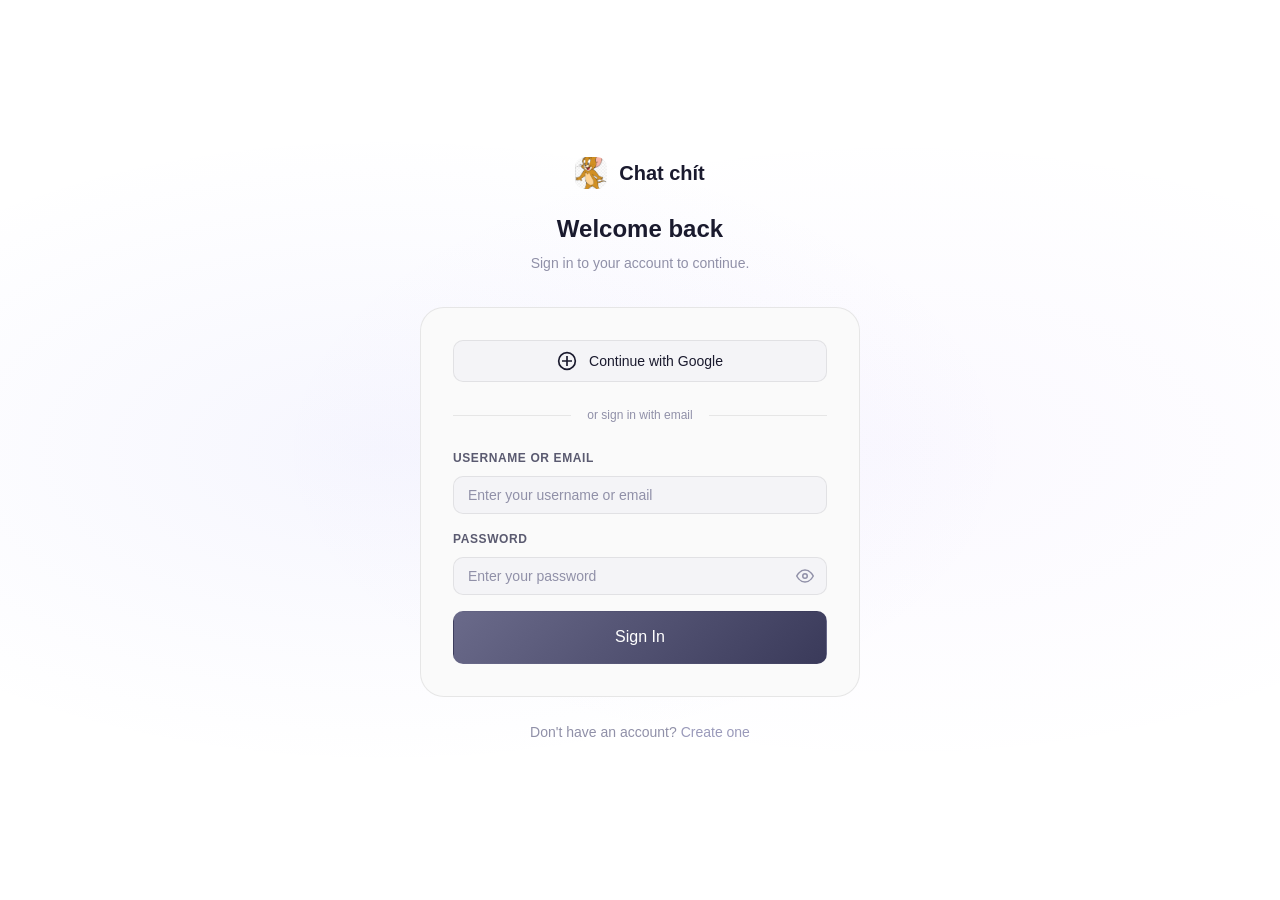
<file: frontend/login.html>
<!DOCTYPE html>
<html lang="en">
<head>
    <meta charset="UTF-8">
    <meta name="viewport" content="width=device-width, initial-scale=1.0">
    <title>Sign In - Chat chít</title>
    <meta name="description" content="Sign in to your AuthGuard account.">
    <link rel="stylesheet" href="css/base.css">
    <link rel="stylesheet" href="css/components.css">
    <link rel="stylesheet" href="css/auth.css">
    <link rel="stylesheet" href="css/themes.css">
</head>
<body>
    <div class="auth-page">
        <div class="auth-bg"></div>
        <div class="auth-container">
            <div class="auth-header">
                <a href="index.html" class="auth-logo">
                    <img src="css/img/authss.png" alt="AuthGuard" class="logo-img-sm">
                    <span>Chat chít</span>
                </a>
                <h1 class="auth-title">Welcome back</h1>
                <p class="auth-subtitle">Sign in to your account to continue.</p>
            </div>

            <div class="auth-card">
                <!-- Error/Success Message -->
                <div id="auth-message" class="auth-message" style="display:none;"></div>

                <!-- Google Login -->
                <button id="google-login-btn" class="social-login google" onclick="handleGoogleLogin()">
                    <svg viewBox="0 0 24 24" fill="none" stroke="currentColor" stroke-width="2">
                        <circle cx="12" cy="12" r="10"/>
                        <path d="M12 6v12M6 12h12"/>
                    </svg>
                    Continue with Google
                </button>

                <div class="auth-divider">
                    <span class="auth-divider-line"></span>
                    <span class="auth-divider-text">or sign in with email</span>
                    <span class="auth-divider-line"></span>
                </div>

                <!-- Login Form -->
                <form id="login-form" class="auth-form" onsubmit="handleLogin(event)" novalidate>
                    <div class="form-group">
                        <label class="form-label" for="usernameOrEmail">Username or Email</label>
                        <input class="form-input" type="text" id="usernameOrEmail" name="usernameOrEmail" placeholder="Enter your username or email" required autocomplete="username">
                        <span class="form-error" id="usernameOrEmail-error"></span>
                    </div>

                    <div class="form-group">
                        <label class="form-label" for="password">Password</label>
                        <div class="password-input-wrapper">
                            <input class="form-input" type="password" id="password" name="password" placeholder="Enter your password" required autocomplete="current-password">
                            <button type="button" class="password-toggle" onclick="togglePassword('password')" aria-label="Toggle password visibility">
                                <svg width="18" height="18" viewBox="0 0 24 24" fill="none" stroke="currentColor" stroke-width="2">
                                    <path d="M1 12s4-8 11-8 11 8 11 8-4 8-11 8-11-8-11-8z"/>
                                    <circle cx="12" cy="12" r="3"/>
                                </svg>
                            </button>
                        </div>
                        <span class="form-error" id="password-error"></span>
                    </div>

                    <button type="submit" id="login-submit" class="btn btn-primary btn-block btn-lg">
                        <span id="login-text">Sign In</span>
                        <span id="login-spinner" class="spinner" style="display:none;"></span>
                    </button>
                </form>
            </div>

            <div class="auth-footer">
                Don't have an account? <a href="register.html">Create one</a>
            </div>
        </div>
    </div>

    <script src="js/config.js"></script>
    <script src="js/utils.js"></script>
    <script src="js/api.js"></script>
    <script src="js/auth.js"></script>
    <script>
        // Toggle password visibility
        function togglePassword(inputId) {
            const input = document.getElementById(inputId);
            const type = input.getAttribute('type') === 'password' ? 'text' : 'password';
            input.setAttribute('type', type);
        }

        // Show error message
        function showMessage(message, type = 'error') {
            const el = document.getElementById('auth-message');
            el.style.display = 'flex';
            el.className = `auth-message ${type}`;
            el.innerHTML = `
                <svg viewBox="0 0 24 24" fill="none" stroke="currentColor" stroke-width="2">
                    ${type === 'error' ? '<circle cx="12" cy="12" r="10"/><path d="M15 9l-6 6M9 9l6 6"/>' : ''}
                    ${type === 'success' ? '<circle cx="12" cy="12" r="10"/><path d="M8 12l2 2 4-4"/>' : ''}
                    ${type === 'info' ? '<circle cx="12" cy="12" r="10"/><path d="M12 16v-4M12 8h.01"/>' : ''}
                </svg>
                <span>${message}</span>
            `;
        }

        // Google Sign-In using Google Identity Services
        function initGoogleSignIn() {
            const googleBtn = document.getElementById('google-login-btn');
            const clientId = CONFIG.GOOGLE.CLIENT_ID;

            if (!clientId) {
                googleBtn.onclick = function() {
                    Utils.showToast(
                        'Google OAuth will be available after configuring GOOGLE_CLIENT_ID in backend.',
                        'info'
                    );
                };
                return;
            }

            const script = document.createElement('script');
            script.src = 'https://accounts.google.com/gsi/client';
            script.async = true;
            script.defer = true;
            script.onload = () => {
                google.accounts.id.initialize({
                    client_id: clientId,
                    callback: handleGoogleCredentialResponse,
                });
                google.accounts.id.renderButton(googleBtn, {
                    theme: 'outline',
                    size: 'large',
                    width: googleBtn.offsetWidth || 400,
                    text: 'signin_with',
                    shape: 'rectangular',
                });
                googleBtn.onclick = null;
            };
            document.head.appendChild(script);
        }

        async function handleGoogleCredentialResponse(response) {
            const btn = document.getElementById('google-login-btn');
            const originalContent = btn.innerHTML;
            btn.disabled = true;
            btn.innerHTML = '<span class="spinner"></span> Signing in...';

            try {
                const data = await Auth.googleLogin(response.credential);
                if (data.success) {
                    Utils.showToast('Signed in with Google! Redirecting...', 'success');
                    setTimeout(() => { window.location.href = 'index.html'; }, 1000);
                }
            } catch (err) {
                btn.innerHTML = originalContent;
                btn.disabled = false;
                showMessage(err.message || 'Google sign-in failed. Please try again.', 'error');
            }
        }

        async function handleLogin(event) {
            event.preventDefault();
            
            const usernameOrEmail = document.getElementById('usernameOrEmail').value.trim();
            const password = document.getElementById('password').value;
            const submitBtn = document.getElementById('login-submit');
            const loginText = document.getElementById('login-text');
            const loginSpinner = document.getElementById('login-spinner');

            document.querySelectorAll('.form-error').forEach(el => el.textContent = '');
            document.querySelectorAll('.form-input').forEach(el => el.classList.remove('error'));

            let hasError = false;
            if (!usernameOrEmail) {
                document.getElementById('usernameOrEmail-error').textContent = 'Username or email is required.';
                document.getElementById('usernameOrEmail').classList.add('error');
                hasError = true;
            }
            if (!password) {
                document.getElementById('password-error').textContent = 'Password is required.';
                document.getElementById('password').classList.add('error');
                hasError = true;
            }
            if (hasError) return;

            submitBtn.disabled = true;
            loginText.style.display = 'none';
            loginSpinner.style.display = 'inline-block';

            try {
                const data = await Auth.login(usernameOrEmail, password);
                if (data.success) {
                    Utils.showToast('Login successful! Redirecting...', 'success');
                    setTimeout(() => {
                        window.location.href = 'index.html';
                    }, 1000);
                }
            } catch (err) {
                showMessage(err.message || 'Invalid credentials. Please try again.', 'error');
            } finally {
                submitBtn.disabled = false;
                loginText.style.display = 'inline';
                loginSpinner.style.display = 'none';
            }
        }

        Auth.init().then(authenticated => {
            if (authenticated) {
                window.location.href = 'index.html';
                return;
            }
            initGoogleSignIn();
        });
    </script>
    <script src="js/themes.js"></script>
</body>
</html>
</file>
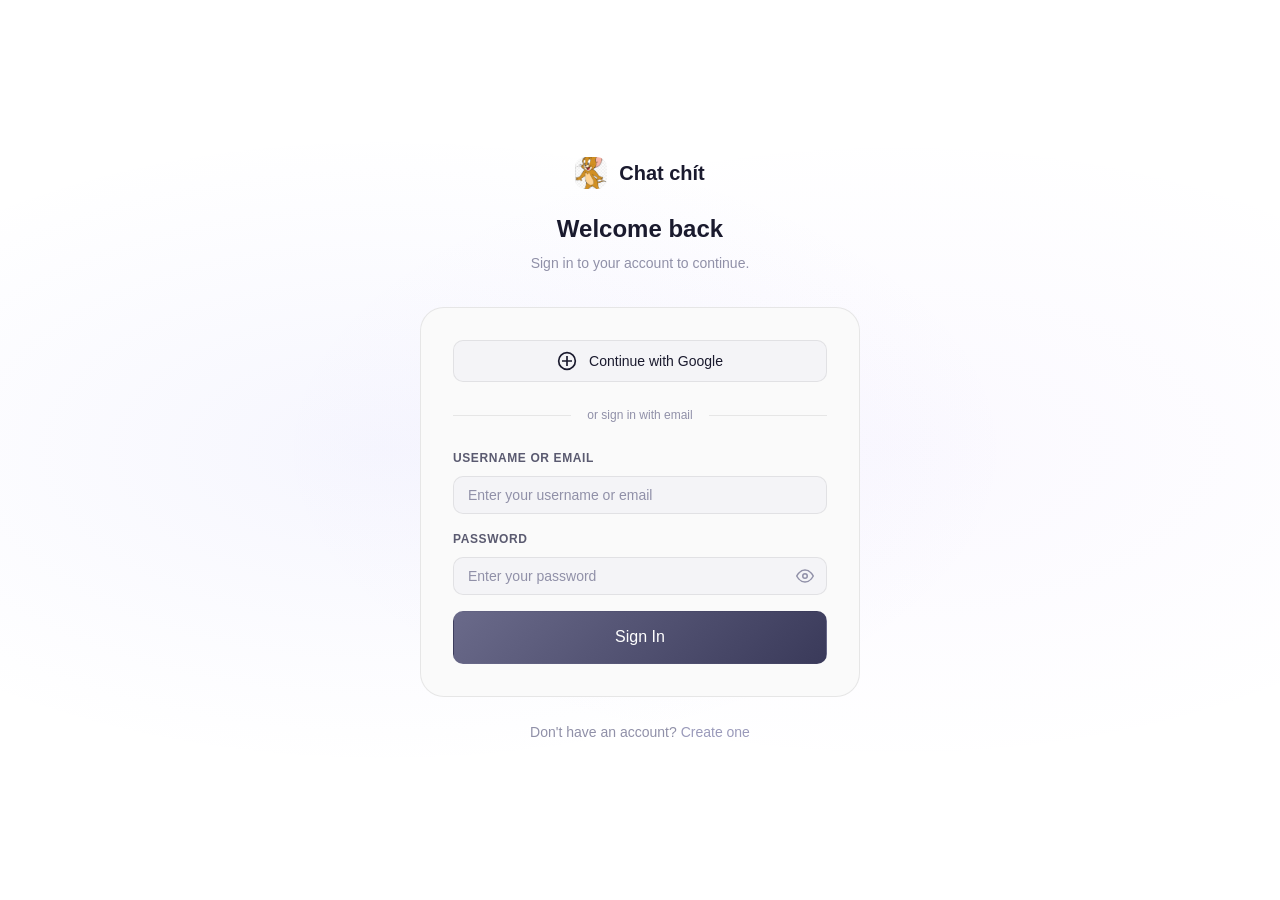
<file: frontend/purchase.html>
<!DOCTYPE html>
<html lang="en">
<head>
    <meta charset="UTF-8">
    <meta name="viewport" content="width=device-width, initial-scale=1.0">
    <title>Upgrade Plan - AuthGuard</title>
    <link rel="stylesheet" href="css/base.css">
    <link rel="stylesheet" href="css/components.css">
    <link rel="stylesheet" href="css/landing.css">
    <link rel="stylesheet" href="css/purchase.css">
    <link rel="stylesheet" href="css/themes.css">
</head>
<body>
    <nav class="nav" role="navigation" aria-label="Main navigation">
        <div class="nav-inner">
            <a href="index.html" class="nav-logo">
                <img src="css/img/authss.png" alt="AuthGuard" class="logo-img-sm">
                <span>AuthGuard</span>
            </a>
            <div class="nav-links">
                <a href="dashboard.html">Dashboard</a>
            </div>
            <div class="nav-actions">
                <button class="btn btn-ghost btn-sm" onclick="handleLogout()">Sign Out</button>
            </div>
        </div>
    </nav>

    <section class="purchase-section">
        <div class="purchase-container">
            <!-- Order Summary -->
            <div class="purchase-summary">
                <div class="summary-header">
                    <h2>Upgrade Plan</h2>
                    <span class="summary-badge" id="plan-badge">Pro Plan</span>
                </div>
                <div class="summary-details">
                    <div class="summary-row"><span>Plan</span><strong id="plan-name">AuthGuard Pro</strong></div>
                    <div class="summary-row"><span>Price</span><strong id="plan-price">29,000₫</strong></div>
                    <div class="summary-row"><span>Billing</span><strong>Vĩnh viễn</strong></div>
                    <div class="summary-divider"></div>
                    <div class="summary-row summary-total">
                        <span>Total</span>
                        <strong id="plan-total">29,000₫</strong>
                    </div>
                </div>
                <!-- QR Code -->
                <div class="qr-container" style="text-align: center; margin-top: var(--space-6); border-top: 1px solid var(--color-border); padding-top: var(--space-4);">
                    <p style="font-size: var(--font-size-sm); color: var(--color-text-secondary); margin-bottom: var(--space-2);">Quét mã QR để thanh toán nhanh:</p>
                    <img src="css/img/qr_payment.png" alt="Payment QR Code" style="max-width: 100%; max-height: 250px; object-fit: contain; border-radius: 8px; border: 1px solid var(--color-border); padding: 4px; background: white;">
                </div>
            </div>

            <!-- Upload Proof Form -->
            <div class="purchase-form">
                <h2>Xác nhận thanh toán</h2>
                <p style="color: var(--color-error); margin-bottom: var(--space-6);">
                    Sau khi bạn chuyển khoản thành công, vui lòng chụp màn hình giao dịch và upload lên đây để làm minh chứng.
                    Admin sẽ xem xét và phê duyệt gói của bạn.
                </p>

                <!-- Upload Screenshot -->
                <div class="form-group">
                    <label class="form-label">Chụp ảnh màn hình giao dịch thành công</label>
                    <div class="upload-area" id="upload-area" onclick="document.getElementById('proof-input').click()">
                        <svg width="48" height="48" viewBox="0 0 24 24" fill="none" stroke="currentColor" stroke-width="1.5">
                            <path d="M21 15v4a2 2 0 01-2 2H5a2 2 0 01-2-2v-4"/>
                            <polyline points="17 8 12 3 7 8"/>
                            <line x1="12" y1="3" x2="12" y2="15"/>
                        </svg>
                        <p>Nhấn để upload ảnh chụp màn hình</p>
                        <span class="upload-hint">Chấp nhận JPG, PNG (tối đa 5MB)</span>
                    </div>
                    <input type="file" id="proof-input" accept="image/*" style="display:none" onchange="handleFileSelect(event)">
                    <div id="proof-preview" style="display:none; margin-top: var(--space-3);">
                        <img id="proof-image" style="max-width: 100%; border-radius: 8px; border: 1px solid var(--color-border);">
                        <button class="btn btn-ghost btn-sm" onclick="removeProof()" style="margin-top: var(--space-2);">Xoá ảnh</button>
                    </div>
                </div>

                <button type="button" class="btn btn-primary btn-block" onclick="submitRequest()" id="submit-btn" disabled>
                    <svg width="18" height="18" viewBox="0 0 24 24" fill="none" stroke="currentColor" stroke-width="2"><polyline points="20 6 9 17 4 12"/></svg>
                    Gửi yêu cầu phê duyệt
                </button>
            </div>
        </div>
    </section>

    <!-- Success Modal -->
    <div class="modal-overlay" id="success-modal">
        <div class="modal">
            <div class="modal-header"><h3 class="modal-title">Yêu cầu đã gửi!</h3></div>
            <div class="modal-body">
                <div class="success-icon" style="text-align:center; margin-bottom: var(--space-4);">
                    <svg width="48" height="48" viewBox="0 0 24 24" fill="none" stroke="var(--color-success)" stroke-width="2"><circle cx="12" cy="12" r="10"/><polyline points="16 8 10 16 7 13"/></svg>
                </div>
                <p>Yêu cầu nâng cấp gói của bạn đã được gửi kèm ảnh chụp giao dịch. Admin sẽ xem xét và phê duyệt trong thời gian sớm nhất. Vui lòng kiểm tra Dashboard để biết trạng thái.</p>
            </div>
            <div class="modal-footer">
                <a href="dashboard.html" class="btn btn-primary">Go to Dashboard</a>
            </div>
        </div>
    </div>

    <script src="js/config.js"></script>
    <script src="js/utils.js"></script>
    <script src="js/api.js"></script>
    <script src="js/auth.js"></script>
    <script src="js/nav.js"></script>
    <script src="js/themes.js"></script>
    <script>
        let selectedFile = null;
        let currentProof = null;

        const PLAN_DATA = {
            pro: { name: 'AuthGuard Pro', price: '29,000₫', badge: 'Pro Plan' },
            enterprise: { name: 'AuthGuard Enterprise', price: '99,000₫', badge: 'Enterprise Plan' },
        };

        function getSelectedPackage() {
            const params = new URLSearchParams(window.location.search);
            return params.get('plan') || params.get('package') || 'pro';
        }

        function updatePlan() {
            const pkg = getSelectedPackage();
            const data = PLAN_DATA[pkg] || PLAN_DATA['pro'];
            document.getElementById('plan-badge').textContent = data.badge;
            document.getElementById('plan-name').textContent = data.name;
            document.getElementById('plan-price').textContent = data.price;
            document.getElementById('plan-total').textContent = data.price;
        }

        function handleFileSelect(event) {
            const file = event.target.files[0];
            if (!file) return;
            if (file.size > 5 * 1024 * 1024) {
                Utils.showToast('File quá lớn. Tối đa 5MB.', 'error');
                return;
            }
            selectedFile = file;
            const reader = new FileReader();
            reader.onload = function(e) {
                currentProof = e.target.result;
                document.getElementById('upload-area').style.display = 'none';
                const preview = document.getElementById('proof-preview');
                preview.style.display = 'block';
                document.getElementById('proof-image').src = currentProof;
                document.getElementById('submit-btn').disabled = false;
            };
            reader.readAsDataURL(file);
        }

        function removeProof() {
            selectedFile = null;
            currentProof = null;
            document.getElementById('proof-preview').style.display = 'none';
            document.getElementById('upload-area').style.display = 'flex';
            document.getElementById('proof-input').value = '';
            document.getElementById('submit-btn').disabled = true;
        }

        async function submitRequest() {
            if (!currentProof) {
                Utils.showToast('Vui lòng upload ảnh chụp giao dịch.', 'error');
                return;
            }

            const pkg = getSelectedPackage();
            const btn = document.getElementById('submit-btn');
            btn.disabled = true;
            btn.textContent = 'Đang gửi...';

            try {
                const data = await ApiClient.post(CONFIG.PAYMENT.REQUEST, {
                    package: pkg,
                    payment_proof: currentProof,
                });
                if (data.success) {
                    document.getElementById('success-modal').classList.add('active');
                } else {
                    Utils.showToast(data.message || 'Gửi yêu cầu thất bại.', 'error');
                    btn.disabled = false;
                    btn.innerHTML = '<svg width="18" height="18" viewBox="0 0 24 24" fill="none" stroke="currentColor" stroke-width="2"><polyline points="20 6 9 17 4 12"/></svg> Gửi yêu cầu phê duyệt';
                }
            } catch (err) {
                Utils.showToast(err.message || 'Lỗi kết nối.', 'error');
                btn.disabled = false;
                btn.innerHTML = '<svg width="18" height="18" viewBox="0 0 24 24" fill="none" stroke="currentColor" stroke-width="2"><polyline points="20 6 9 17 4 12"/></svg> Gửi yêu cầu phê duyệt';
            }
        }

        async function handleLogout() { await Auth.logout(); }

        // Drag & Drop event handling for upload-area
        const uploadArea = document.getElementById('upload-area');
        if (uploadArea) {
            ['dragenter', 'dragover'].forEach(eventName => {
                uploadArea.addEventListener(eventName, (e) => {
                    e.preventDefault();
                    e.stopPropagation();
                    uploadArea.classList.add('dragover');
                }, false);
            });

            ['dragleave', 'drop'].forEach(eventName => {
                uploadArea.addEventListener(eventName, (e) => {
                    e.preventDefault();
                    e.stopPropagation();
                    uploadArea.classList.remove('dragover');
                }, false);
            });

            uploadArea.addEventListener('drop', (e) => {
                const dt = e.dataTransfer;
                const files = dt.files;
                if (files && files.length) {
                    handleFileSelect({ target: { files: files } });
                }
            }, false);
        }

        // Initialize
        Auth.init().then(authenticated => {
            if (!authenticated) {
                window.location.href = 'login.html?redirect=' + encodeURIComponent(window.location.pathname + window.location.search);
                return;
            }
            updatePlan();
        });

        // Close modal
        document.getElementById('success-modal').addEventListener('click', function(e) {
            if (e.target === this) this.classList.remove('active');
        });
    </script>
</body>
</html>
</file>
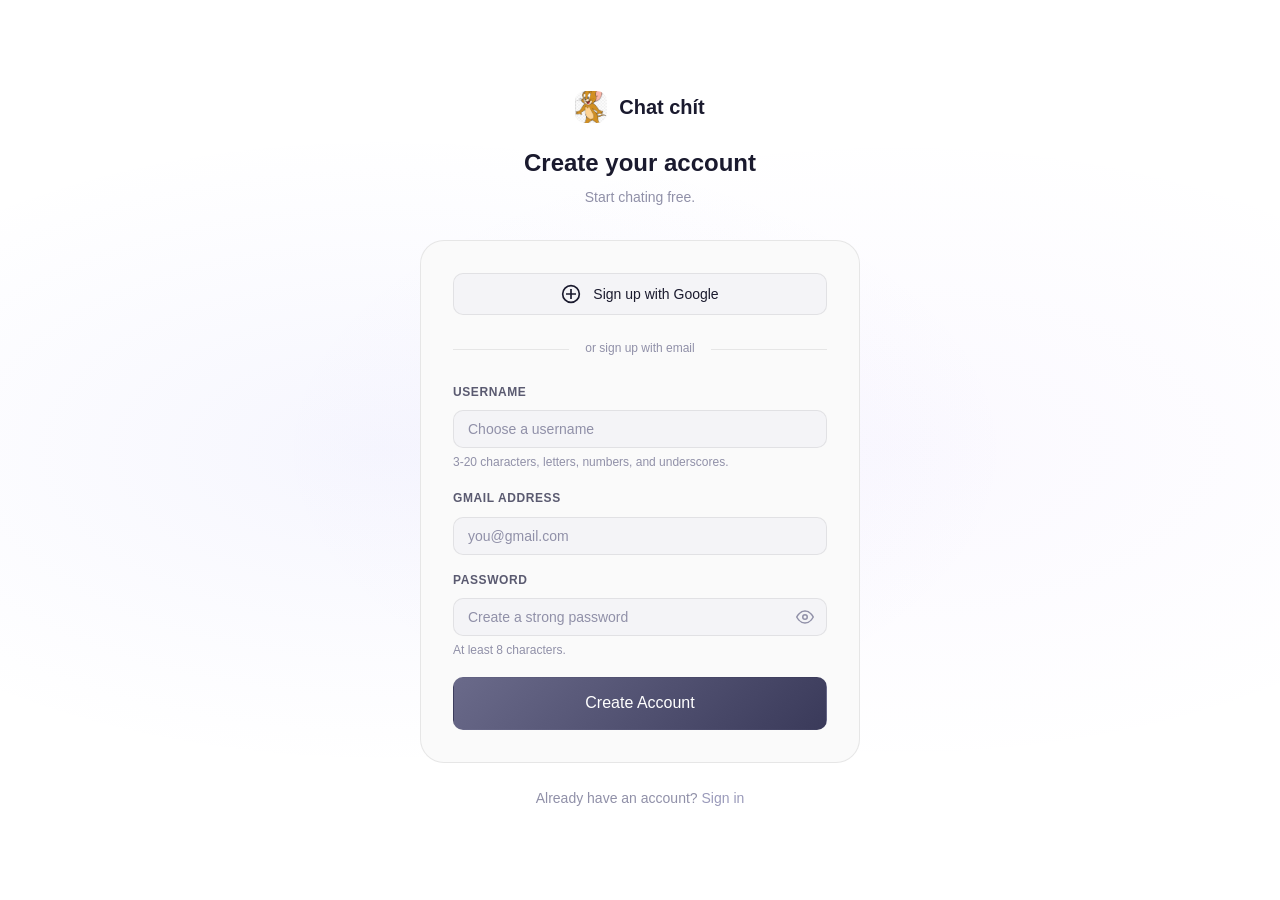
<file: frontend/register.html>
<!DOCTYPE html>
<html lang="en">
<head>
    <meta charset="UTF-8">
    <meta name="viewport" content="width=device-width, initial-scale=1.0">
    <title>Create Account - Chat chít</title>
    <meta name="description" content="Create your AuthGuard account.">
    <link rel="stylesheet" href="css/base.css">
    <link rel="stylesheet" href="css/components.css">
    <link rel="stylesheet" href="css/auth.css">
    <link rel="stylesheet" href="css/themes.css">
</head>
<body>
    <div class="auth-page">
        <div class="auth-bg"></div>
        <div class="auth-container">
            <div class="auth-header">
                <a href="index.html" class="auth-logo">
                    <img src="css/img/authss.png" alt="AuthGuard" class="logo-img-sm">
                    <span>Chat chít</span>
                </a>
                <h1 class="auth-title">Create your account</h1>
                <p class="auth-subtitle">Start chating free.</p>
            </div>

            <div class="auth-card">
                <div id="auth-message" class="auth-message" style="display:none;"></div>

                <button id="google-register-btn" class="social-login google" onclick="handleGoogleRegister()">
                    <svg viewBox="0 0 24 24" fill="none" stroke="currentColor" stroke-width="2">
                        <circle cx="12" cy="12" r="10"/>
                        <path d="M12 6v12M6 12h12"/>
                    </svg>
                    Sign up with Google
                </button>

                <div class="auth-divider">
                    <span class="auth-divider-line"></span>
                    <span class="auth-divider-text">or sign up with email</span>
                    <span class="auth-divider-line"></span>
                </div>

                <form id="register-form" class="auth-form" onsubmit="handleRegister(event)" novalidate>
                    <div class="form-group">
                        <label class="form-label" for="username">Username</label>
                        <input class="form-input" type="text" id="username" name="username" placeholder="Choose a username" required autocomplete="username" minlength="3" maxlength="20">
                        <span class="form-hint">3-20 characters, letters, numbers, and underscores.</span>
                        <span class="form-error" id="username-error"></span>
                    </div>

                    <div class="form-group">
                        <label class="form-label" for="email">Gmail Address</label>
                        <input class="form-input" type="email" id="email" name="email" placeholder="you@gmail.com" required autocomplete="email">
                        <span class="form-error" id="email-error"></span>
                    </div>

                    <div class="form-group">
                        <label class="form-label" for="password">Password</label>
                        <div class="password-input-wrapper">
                            <input class="form-input" type="password" id="password" name="password" placeholder="Create a strong password" required autocomplete="new-password" minlength="8">
                            <button type="button" class="password-toggle" onclick="togglePassword('password')" aria-label="Toggle password visibility">
                                <svg width="18" height="18" viewBox="0 0 24 24" fill="none" stroke="currentColor" stroke-width="2">
                                    <path d="M1 12s4-8 11-8 11 8 11 8-4 8-11 8-11-8-11-8z"/>
                                    <circle cx="12" cy="12" r="3"/>
                                </svg>
                            </button>
                        </div>
                        <span class="form-hint">At least 8 characters.</span>
                        <span class="form-error" id="password-error"></span>
                    </div>

                    <button type="submit" id="register-submit" class="btn btn-primary btn-block btn-lg">
                        <span id="register-text">Create Account</span>
                        <span id="register-spinner" class="spinner" style="display:none;"></span>
                    </button>
                </form>
            </div>

            <div class="auth-footer">
                Already have an account? <a href="login.html">Sign in</a>
            </div>
        </div>
    </div>

    <script src="js/config.js"></script>
    <script src="js/utils.js"></script>
    <script src="js/api.js"></script>
    <script src="js/auth.js"></script>
    <script>
        function togglePassword(inputId) {
            const input = document.getElementById(inputId);
            const type = input.getAttribute('type') === 'password' ? 'text' : 'password';
            input.setAttribute('type', type);
        }

        function showMessage(message, type = 'error') {
            const el = document.getElementById('auth-message');
            el.style.display = 'flex';
            el.className = `auth-message ${type}`;
            el.innerHTML = `
                <svg viewBox="0 0 24 24" fill="none" stroke="currentColor" stroke-width="2">
                    ${type === 'error' ? '<circle cx="12" cy="12" r="10"/><path d="M15 9l-6 6M9 9l6 6"/>' : ''}
                    ${type === 'success' ? '<circle cx="12" cy="12" r="10"/><path d="M8 12l2 2 4-4"/>' : ''}
                    ${type === 'info' ? '<circle cx="12" cy="12" r="10"/><path d="M12 16v-4M12 8h.01"/>' : ''}
                </svg>
                <span>${message}</span>
            `;
        }

        function initGoogleSignUp() {
            const googleBtn = document.getElementById('google-register-btn');
            const clientId = CONFIG.GOOGLE.CLIENT_ID;

            if (!clientId) {
                googleBtn.onclick = function() {
                    Utils.showToast(
                        'Google OAuth will be available after configuring GOOGLE_CLIENT_ID in backend.',
                        'info'
                    );
                };
                return;
            }

            const script = document.createElement('script');
            script.src = 'https://accounts.google.com/gsi/client';
            script.async = true;
            script.defer = true;
            script.onload = () => {
                google.accounts.id.initialize({
                    client_id: clientId,
                    callback: handleGoogleCredentialResponse,
                });
                google.accounts.id.renderButton(googleBtn, {
                    theme: 'outline',
                    size: 'large',
                    width: googleBtn.offsetWidth || 400,
                    text: 'signup_with',
                    shape: 'rectangular',
                });
                googleBtn.onclick = null;
            };
            document.head.appendChild(script);
        }

        async function handleGoogleCredentialResponse(response) {
            const btn = document.getElementById('google-register-btn');
            const originalContent = btn.innerHTML;
            btn.disabled = true;
            btn.innerHTML = '<span class="spinner"></span> Creating account...';

            try {
                const data = await Auth.googleLogin(response.credential);
                if (data.success) {
                    Utils.showToast('Account created with Google! Redirecting...', 'success');
                    setTimeout(() => { window.location.href = 'index.html'; }, 1000);
                }
            } catch (err) {
                btn.innerHTML = originalContent;
                btn.disabled = false;
                showMessage(err.message || 'Google sign-up failed. Please try again.', 'error');
            }
        }

        async function handleRegister(event) {
            event.preventDefault();
            
            const username = document.getElementById('username').value.trim();
            const email = document.getElementById('email').value.trim();
            const password = document.getElementById('password').value;
            const submitBtn = document.getElementById('register-submit');
            const registerText = document.getElementById('register-text');
            const registerSpinner = document.getElementById('register-spinner');

            document.querySelectorAll('.form-error').forEach(el => el.textContent = '');
            document.querySelectorAll('.form-input').forEach(el => el.classList.remove('error'));

            let hasError = false;
            if (!Utils.isValidUsername(username)) {
                document.getElementById('username-error').textContent = 'Username must be 3-20 characters (letters, numbers, underscores).';
                document.getElementById('username').classList.add('error');
                hasError = true;
            }
            if (!Utils.isValidGmail(email)) {
                document.getElementById('email-error').textContent = 'Only Gmail addresses (@gmail.com) are allowed.';
                document.getElementById('email').classList.add('error');
                hasError = true;
            }
            if (!Utils.isValidPassword(password)) {
                document.getElementById('password-error').textContent = 'Password must be at least 8 characters.';
                document.getElementById('password').classList.add('error');
                hasError = true;
            }
            if (hasError) return;

            submitBtn.disabled = true;
            registerText.style.display = 'none';
            registerSpinner.style.display = 'inline-block';

            try {
                const data = await Auth.register(username, email, password);
                if (data.success) {
                    Utils.showToast('Account created! Welcome to AuthGuard.', 'success');
                    setTimeout(() => {
                        window.location.href = 'index.html';
                    }, 1000);
                }
            } catch (err) {
                showMessage(err.message || 'Registration failed. Please try again.', 'error');
            } finally {
                submitBtn.disabled = false;
                registerText.style.display = 'inline';
                registerSpinner.style.display = 'none';
            }
        }

        Auth.init().then(authenticated => {
            if (authenticated) {
                window.location.href = 'index.html';
                return;
            }
            initGoogleSignUp();
        });
    </script>
    <script src="js/themes.js"></script>
</body>
</html>
</file>
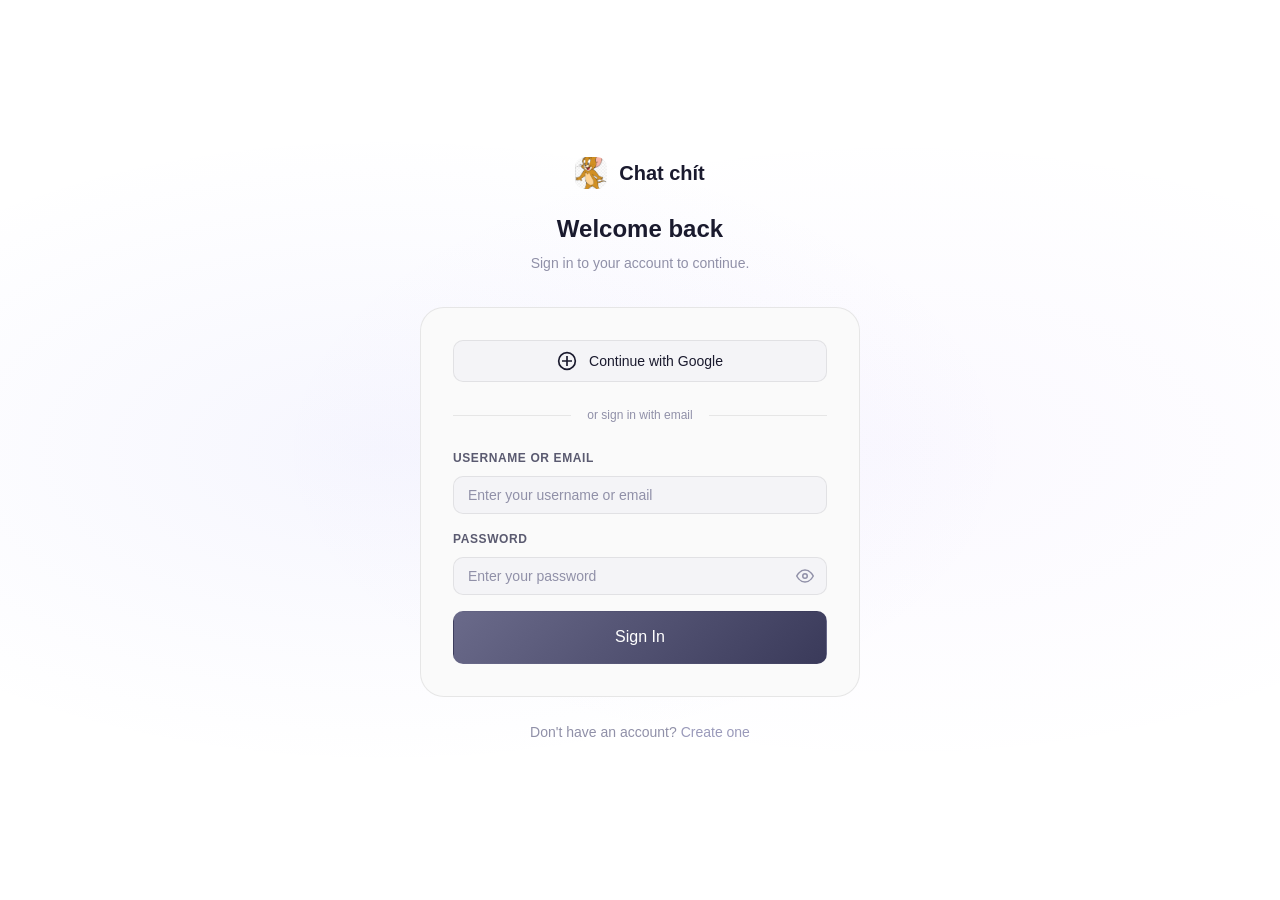
<file: frontend/social.html>
<!DOCTYPE html>
<html lang="en">
<head>
    <meta charset="UTF-8">
    <meta name="viewport" content="width=device-width, initial-scale=1.0">
    <title>Social - Chuột Chat</title>
    <meta name="description" content="Find friends, connect and chat on Chuột Chat.">
    <link rel="stylesheet" href="css/base.css">
    <link rel="stylesheet" href="css/components.css">
    <link rel="stylesheet" href="css/themes.css">
    <style>
        /* ==========================================
           MESSENGER/ZALO-STYLE SOCIAL PAGE
           Màu chủ đạo: xanh #015CE0 / #0A68FE
           ========================================== */
        * { margin: 0; padding: 0; box-sizing: border-box; }

        :root {
            --msg-blue: #015CE0;
            --msg-blue-light: #E8F0FE;
            --msg-blue-hover: #0A68FE;
            --msg-sidebar-width: 360px;
            --msg-header-height: 56px;
        }

        body {
            overflow: hidden;
            height: 100vh;
            background: var(--color-bg);
            font-family: -apple-system, BlinkMacSystemFont, 'Segoe UI', Roboto, 'Helvetica Neue', Arial, sans-serif;
        }

        /* === TOP BAR === */
        .msg-topbar {
            display: flex;
            align-items: center;
            justify-content: space-between;
            height: var(--msg-header-height);
            padding: 0 16px;
            background: var(--msg-blue);
            flex-shrink: 0;
            z-index: 10;
        }

        .msg-topbar-left {
            display: flex;
            align-items: center;
            gap: 10px;
        }

        .msg-topbar-left .brand {
            font-size: 17px;
            font-weight: 700;
            color: #fff;
        }

        .msg-topbar-left .brand span {
            font-weight: 300;
            opacity: 0.85;
        }

        .msg-topbar-right {
            display: flex;
            align-items: center;
            gap: 4px;
        }

        .msg-topbar-right .top-icon-btn {
            width: 36px;
            height: 36px;
            display: flex;
            align-items: center;
            justify-content: center;
            border-radius: 50%;
            color: rgba(255,255,255,0.85);
            cursor: pointer;
            transition: background 0.2s;
            background: transparent;
            border: none;
        }

        .msg-topbar-right .top-icon-btn:hover {
            background: rgba(255,255,255,0.15);
        }

        .msg-topbar-right .top-icon-btn svg {
            width: 20px;
            height: 20px;
        }

        .msg-topbar-right .user-avatar-btn {
            width: 32px;
            height: 32px;
            border-radius: 50%;
            background: rgba(255,255,255,0.2);
            color: #fff;
            display: flex;
            align-items: center;
            justify-content: center;
            font-size: 13px;
            font-weight: 700;
            cursor: pointer;
            flex-shrink: 0;
            border: none;
        }

        /* === MAIN LAYOUT === */
        .msg-layout {
            display: flex;
            height: calc(100vh - var(--msg-header-height));
            overflow: hidden;
        }

        /* === SIDEBAR === */
        .msg-sidebar {
            width: var(--msg-sidebar-width);
            min-width: var(--msg-sidebar-width);
            background: var(--color-bg);
            border-right: 1px solid var(--color-border);
            display: flex;
            flex-direction: column;
            overflow: hidden;
        }

        /* Search */
        .msg-search-box {
            padding: 8px 12px;
            border-bottom: 1px solid var(--color-border);
            flex-shrink: 0;
        }

        .msg-search-wrap {
            position: relative;
            display: flex;
            align-items: center;
        }

        .msg-search-wrap svg {
            position: absolute;
            left: 12px;
            width: 16px;
            height: 16px;
            color: var(--color-text-tertiary);
            pointer-events: none;
        }

        .msg-search-wrap input {
            width: 100%;
            padding: 8px 12px 8px 36px;
            border: none;
            border-radius: 8px;
            background: var(--color-bg-tertiary);
            color: var(--color-text);
            font-size: 14px;
            outline: none;
        }

        .msg-search-wrap input::placeholder {
            color: var(--color-text-tertiary);
        }

        .msg-search-wrap input:focus {
            background: var(--color-bg-input);
        }

        /* Tabs: Chat | Find Friends | Notifications */
        .msg-tabs {
            display: flex;
            border-bottom: 1px solid var(--color-border);
            flex-shrink: 0;
            background: var(--color-bg);
        }

        .msg-tab {
            flex: 1;
            padding: 10px 0;
            text-align: center;
            font-size: 13px;
            font-weight: 600;
            color: var(--color-text-tertiary);
            cursor: pointer;
            border-bottom: 2px solid transparent;
            transition: all 0.2s;
            position: relative;
            user-select: none;
        }

        .msg-tab:hover {
            color: var(--color-text);
            background: var(--color-bg-tertiary);
        }

        .msg-tab.active {
            color: var(--msg-blue);
            border-bottom-color: var(--msg-blue);
        }

        .msg-tab .tab-badge {
            display: none;
            position: absolute;
            top: 4px;
            right: 14px;
            min-width: 18px;
            height: 18px;
            padding: 0 5px;
            background: #e41e3f;
            color: #fff;
            font-size: 10px;
            font-weight: 700;
            border-radius: 9px;
            line-height: 18px;
            text-align: center;
        }

        /* Tab content panels */
        .msg-tab-panel {
            flex: 1;
            overflow-y: auto;
            display: none;
            flex-direction: column;
        }

        .msg-tab-panel.active {
            display: flex;
        }

        .msg-tab-panel::-webkit-scrollbar {
            width: 4px;
        }

        .msg-tab-panel::-webkit-scrollbar-thumb {
            background: var(--color-border);
            border-radius: 2px;
        }

        /* Conversation / Friend items */
        .msg-item {
            display: flex;
            align-items: center;
            gap: 12px;
            padding: 10px 16px;
            cursor: pointer;
            transition: background 0.15s;
            border-bottom: 1px solid var(--color-border);
        }

        .msg-item:hover {
            background: var(--color-bg-tertiary);
        }

        .msg-item.active {
            background: var(--color-bg-tertiary);
        }

        .msg-item-avatar {
            width: 48px;
            height: 48px;
            border-radius: 50%;
            flex-shrink: 0;
            display: flex;
            align-items: center;
            justify-content: center;
            overflow: hidden;
            position: relative;
        }

        .msg-item-avatar img {
            width: 100%; height: 100%; object-fit: cover;
        }

        .msg-item-avatar .avatar-text {
            width: 100%; height: 100%;
            display: flex;
            align-items: center;
            justify-content: center;
            background: linear-gradient(135deg, var(--msg-blue), #0050c0);
            color: #fff;
            font-size: 18px;
            font-weight: 700;
        }

        .msg-item-avatar .online-dot {
            position: absolute;
            bottom: 2px;
            right: 2px;
            width: 12px; height: 12px;
            background: #4caf50;
            border: 2px solid var(--color-bg);
            border-radius: 50%;
        }

        .msg-item-info {
            flex: 1;
            min-width: 0;
        }

        .msg-item-name {
            font-size: 15px;
            font-weight: 500;
            color: var(--color-text);
            white-space: nowrap;
            overflow: hidden;
            text-overflow: ellipsis;
            margin-bottom: 2px;
        }

        .msg-item-preview {
            font-size: 13px;
            color: var(--color-text-tertiary);
            white-space: nowrap;
            overflow: hidden;
            text-overflow: ellipsis;
        }

        .msg-item-meta {
            flex-shrink: 0;
            text-align: right;
            display: flex;
            flex-direction: column;
            align-items: flex-end;
            gap: 4px;
        }

        .msg-item-time {
            font-size: 11px;
            color: var(--color-text-tertiary);
            white-space: nowrap;
        }

        .msg-item-unread {
            min-width: 18px; height: 18px;
            padding: 0 5px;
            background: var(--msg-blue);
            color: #fff;
            font-size: 10px;
            font-weight: 700;
            border-radius: 9px;
            line-height: 18px;
            text-align: center;
            display: none;
        }

        /* Search results */
        .msg-search-results {
            max-height: 260px;
            overflow-y: auto;
            border-bottom: 1px solid var(--color-border);
            display: none;
            flex-shrink: 0;
        }

        .msg-search-results.show { display: block; }

        .msg-search-item {
            display: flex;
            align-items: center;
            gap: 12px;
            padding: 10px 16px;
            cursor: pointer;
            transition: background 0.15s;
        }

        .msg-search-item:hover {
            background: var(--color-bg-tertiary);
        }

        .msg-search-item .s-avatar {
            width: 40px; height: 40px; border-radius: 50%;
            display: flex; align-items: center; justify-content: center;
            background: var(--color-bg-tertiary);
            color: var(--color-text-secondary);
            font-size: 16px; font-weight: 700;
            flex-shrink: 0;
        }

        .msg-search-item .s-info {
            flex: 1; min-width: 0;
        }

        .msg-search-item .s-name {
            font-size: 14px; font-weight: 500;
            color: var(--color-text);
        }

        .msg-search-item .s-email {
            font-size: 12px; color: var(--color-text-tertiary);
        }

        .msg-search-item .s-add-btn {
            padding: 4px 14px;
            border-radius: 16px;
            background: var(--msg-blue);
            color: #fff;
            font-size: 12px;
            font-weight: 500;
            border: none;
            cursor: pointer;
            flex-shrink: 0;
        }

        /* Friend item action */
        .msg-item .friend-action-btn {
            padding: 4px 12px;
            border-radius: 16px;
            background: transparent;
            color: var(--msg-blue);
            border: 1px solid var(--msg-blue);
            font-size: 12px;
            font-weight: 500;
            cursor: pointer;
            flex-shrink: 0;
        }

        .msg-item .friend-action-btn:hover {
            background: var(--msg-blue);
            color: #fff;
        }

        .friend-req-item {
            display: flex;
            align-items: center;
            gap: 12px;
            padding: 12px 16px;
            border-bottom: 1px solid var(--color-border);
        }

        .friend-req-item .req-info {
            flex: 1; min-width: 0;
        }

        .friend-req-item .req-name {
            font-size: 14px; font-weight: 500;
            color: var(--color-text);
        }

        .friend-req-item .req-text {
            font-size: 12px;
            color: var(--color-text-tertiary);
        }

        .friend-req-item .req-actions {
            display: flex;
            gap: 6px;
            flex-shrink: 0;
        }

        .friend-req-item .req-accept {
            padding: 4px 14px;
            border-radius: 16px;
            background: var(--msg-blue);
            color: #fff;
            font-size: 12px;
            font-weight: 500;
            border: none;
            cursor: pointer;
        }

        .friend-req-item .req-decline {
            padding: 4px 14px;
            border-radius: 16px;
            background: transparent;
            color: var(--color-text-tertiary);
            border: 1px solid var(--color-border);
            font-size: 12px;
            cursor: pointer;
        }

        /* === CHAT AREA === */
        .msg-chat-area {
            flex: 1;
            display: flex;
            flex-direction: column;
            background: var(--color-bg);
            overflow: hidden;
        }

        /* Chat header */
        .msg-chat-header {
            display: flex;
            align-items: center;
            gap: 12px;
            padding: 10px 16px;
            border-bottom: 1px solid var(--color-border);
            background: var(--color-bg);
            flex-shrink: 0;
        }

        .msg-chat-header .ch-avatar {
            width: 40px; height: 40px; border-radius: 50%;
            display: flex; align-items: center; justify-content: center;
            background: linear-gradient(135deg, var(--msg-blue), #0050c0);
            color: #fff;
            font-size: 16px; font-weight: 700;
            flex-shrink: 0;
        }

        .msg-chat-header .ch-info {
            flex: 1; min-width: 0;
        }

        .msg-chat-header .ch-name {
            font-size: 16px; font-weight: 600;
            color: var(--color-text);
        }

        .msg-chat-header .ch-status {
            font-size: 12px;
            color: var(--color-text-tertiary);
        }

        .msg-chat-header .ch-status.online {
            color: #4caf50;
        }

        .msg-chat-header .ch-actions {
            display: flex;
            gap: 4px;
        }

        .msg-chat-header .ch-action-btn {
            width: 36px; height: 36px;
            display: flex; align-items: center; justify-content: center;
            border-radius: 50%;
            color: var(--color-text-secondary);
            cursor: pointer;
            transition: background 0.2s;
            background: transparent;
            border: none;
        }

        .msg-chat-header .ch-action-btn:hover {
            background: var(--color-bg-tertiary);
        }

        .msg-chat-header .ch-action-btn svg {
            width: 20px; height: 20px;
        }

        /* Messages */
        .msg-messages {
            flex: 1;
            overflow-y: auto;
            padding: 16px;
            display: flex;
            flex-direction: column;
            gap: 4px;
            background: var(--color-bg);
        }

        .msg-messages::-webkit-scrollbar { width: 4px; }
        .msg-messages::-webkit-scrollbar-thumb { background: var(--color-border); border-radius: 2px; }

        /* Message row */
        .m-row {
            display: flex;
            max-width: 72%;
            animation: mFadeIn 0.2s ease;
            position: relative;
        }

        @keyframes mFadeIn {
            from { opacity: 0; transform: translateY(4px); }
            to { opacity: 1; transform: translateY(0); }
        }

        .m-row.mine { align-self: flex-end; }
        .m-row.other { align-self: flex-start; }

        .m-bubble {
            padding: 8px 14px;
            border-radius: 18px;
            word-break: break-word;
            font-size: 15px;
            line-height: 1.45;
            position: relative;
            cursor: default;
            user-select: none;
        }

        .m-row.mine .m-bubble {
            background: var(--msg-blue);
            color: #fff;
            border-bottom-right-radius: 4px;
        }

        .m-row.other .m-bubble {
            background: var(--color-bg-card);
            color: var(--color-text);
            border: 1px solid var(--color-border);
            border-bottom-left-radius: 4px;
        }

        .m-bubble .m-time {
            font-size: 10px;
            opacity: 0.7;
            margin-top: 2px;
            text-align: right;
            display: block;
        }

        .m-row.mine .m-bubble .m-time { color: rgba(255,255,255,0.7); }
        .m-row.other .m-bubble .m-time { color: var(--color-text-tertiary); }

        /* Context menu (long press) */
        .msg-context-menu {
            display: none;
            position: fixed;
            z-index: 9999;
            background: var(--color-bg-card);
            border: 1px solid var(--color-border);
            border-radius: 12px;
            padding: 4px 0;
            min-width: 180px;
            box-shadow: 0 4px 20px rgba(0,0,0,0.3);
            overflow: hidden;
        }

        .msg-context-menu.show {
            display: block;
            animation: mCtxFade 0.15s ease;
        }

        @keyframes mCtxFade {
            from { opacity: 0; transform: scale(0.95); }
            to { opacity: 1; transform: scale(1); }
        }

        .msg-context-menu .ctx-item {
            display: flex;
            align-items: center;
            gap: 10px;
            padding: 10px 16px;
            font-size: 14px;
            color: var(--color-text);
            cursor: pointer;
            transition: background 0.1s;
            border: none;
            background: none;
            width: 100%;
            text-align: left;
            font-family: inherit;
        }

        .msg-context-menu .ctx-item:hover {
            background: var(--color-bg-tertiary);
        }

        .msg-context-menu .ctx-item svg {
            width: 18px; height: 18px;
            color: var(--color-text-secondary);
            flex-shrink: 0;
        }

        .msg-context-menu .ctx-item.danger {
            color: #e41e3f;
        }

        .msg-context-menu .ctx-item.danger svg {
            color: #e41e3f;
        }

        /* Typing */
        .msg-typing {
            display: none;
            padding: 2px 16px 6px;
            font-size: 13px;
            color: var(--color-text-tertiary);
            font-style: italic;
        }

        /* Input area */
        .msg-input-area {
            display: flex;
            align-items: flex-end;
            gap: 8px;
            padding: 8px 16px 12px;
            border-top: 1px solid var(--color-border);
            background: var(--color-bg);
            flex-shrink: 0;
        }

        .msg-input-area .ia-btn {
            width: 36px; height: 36px;
            display: flex; align-items: center; justify-content: center;
            border-radius: 50%;
            color: var(--color-text-tertiary);
            cursor: pointer;
            transition: all 0.2s;
            background: transparent;
            border: none;
            flex-shrink: 0;
            margin-bottom: 2px;
        }

        .msg-input-area .ia-btn:hover {
            color: var(--msg-blue);
            background: var(--color-bg-tertiary);
        }

        .msg-input-area .ia-btn svg {
            width: 22px; height: 22px;
        }

        .msg-input-area textarea {
            flex: 1;
            padding: 9px 14px;
            border: 1px solid var(--color-border);
            border-radius: 20px;
            background: var(--color-bg-tertiary);
            color: var(--color-text);
            font-size: 14px;
            outline: none;
            resize: none;
            min-height: 38px;
            max-height: 100px;
            font-family: inherit;
            line-height: 1.4;
            transition: border-color 0.2s;
        }

        .msg-input-area textarea:focus {
            border-color: var(--msg-blue);
        }

        .msg-input-area textarea::placeholder {
            color: var(--color-text-tertiary);
        }

        .msg-input-area .send-btn {
            width: 38px; height: 38px;
            display: flex; align-items: center; justify-content: center;
            border-radius: 50%;
            background: var(--msg-blue);
            color: #fff;
            border: none;
            cursor: pointer;
            transition: background 0.2s;
            flex-shrink: 0;
            margin-bottom: 2px;
        }

        .msg-input-area .send-btn:hover {
            background: var(--msg-blue-hover);
        }

        .msg-input-area .send-btn svg {
            width: 18px; height: 18px;
        }

        /* Empty state */
        .msg-empty {
            flex: 1;
            display: flex;
            flex-direction: column;
            align-items: center;
            justify-content: center;
            color: var(--color-text-tertiary);
            gap: 8px;
            padding: 40px;
        }

        .msg-empty svg {
            width: 64px; height: 64px;
            opacity: 0.25;
        }

        .msg-empty .e-title {
            font-size: 16px; font-weight: 500;
            color: var(--color-text-secondary);
        }

        .msg-empty .e-desc {
            font-size: 13px;
            color: var(--color-text-tertiary);
        }

        /* Context menu backdrop */
        .ctx-backdrop {
            display: none;
            position: fixed;
            inset: 0;
            z-index: 9998;
        }

        .ctx-backdrop.show { display: block; }

        /* Responsive */
        @media (max-width: 768px) {
            .msg-sidebar {
                width: 100%;
                min-width: 100%;
            }
            .msg-chat-area {
                display: none;
            }
            .msg-chat-area.show {
                display: flex;
                position: fixed;
                top: var(--msg-header-height);
                left: 0; right: 0; bottom: 0;
                z-index: 20;
            }
        }
    </style>
</head>
<body>
    <!-- Context Menu Backdrop -->
    <div class="ctx-backdrop" id="ctx-backdrop" onclick="hideContextMenu()"></div>

    <!-- Context Menu -->
    <div class="msg-context-menu" id="ctx-menu">
        <button class="ctx-item" onclick="ctxAction('copy')">
            <svg viewBox="0 0 24 24" fill="none" stroke="currentColor" stroke-width="2"><rect x="9" y="9" width="13" height="13" rx="2" ry="2"/><path d="M5 15H4a2 2 0 01-2-2V4a2 2 0 012-2h9a2 2 0 012 2v1"/></svg>
            Sao chép
        </button>
        <button class="ctx-item" onclick="ctxAction('forward')">
            <svg viewBox="0 0 24 24" fill="none" stroke="currentColor" stroke-width="2"><path d="M22 2L11 13M22 2l-7 20-4-9-9-4 20-7z"/></svg>
            Chuyển tiếp
        </button>
        <button class="ctx-item" onclick="ctxAction('unsend')">
            <svg viewBox="0 0 24 24" fill="none" stroke="currentColor" stroke-width="2"><path d="M3 3l18 18M21 3l-18 18"/></svg>
            Thu hồi
        </button>
        <button class="ctx-item danger" onclick="ctxAction('delete')">
            <svg viewBox="0 0 24 24" fill="none" stroke="currentColor" stroke-width="2"><polyline points="3 6 5 6 21 6"/><path d="M19 6v14a2 2 0 01-2 2H7a2 2 0 01-2-2V6m3 0V4a2 2 0 012-2h4a2 2 0 012 2v2"/></svg>
            Xóa
        </button>
    </div>

    <!-- TOP BAR -->
    <header class="msg-topbar">
            <div class="msg-topbar-left">
                <a href="index.html" style="text-decoration:none;display:flex;align-items:center;gap:10px;">
                    <div class="brand">Chuột <span>Chat</span></div>
                </a>
            </div>
        <div class="msg-topbar-right">
            <button class="top-icon-btn" onclick="openThemePanel()" title="Chọn giao diện">
                <svg viewBox="0 0 24 24" fill="none" stroke="currentColor" stroke-width="2"><circle cx="12" cy="12" r="5"/><path d="M12 1v2M12 21v2M4.22 4.22l1.42 1.42M18.36 18.36l1.42 1.42M1 12h2M21 12h2M4.22 19.78l1.42-1.42M18.36 5.64l1.42-1.42"/></svg>
            </button>
            <button class="user-avatar-btn" id="msg-user-avatar" onclick="window.location.href='dashboard.html'" title="Dashboard">U</button>
        </div>
    </header>

    <!-- MAIN LAYOUT -->
    <div class="msg-layout">
        <!-- SIDEBAR -->
        <div class="msg-sidebar">
            <!-- Search -->
            <div class="msg-search-box">
                <div class="msg-search-wrap">
                    <svg viewBox="0 0 24 24" fill="none" stroke="currentColor" stroke-width="2"><circle cx="11" cy="11" r="8"/><path d="M21 21l-4.35-4.35"/></svg>
                    <input type="text" id="msg-search-input" placeholder="Tìm kiếm..." autocomplete="off">
                </div>
            </div>
            <div class="msg-search-results" id="msg-search-results"></div>

            <!-- Tabs -->
            <div class="msg-tabs">
                <div class="msg-tab active" onclick="switchMsgTab('chat', this)">Chat</div>
                <div class="msg-tab" onclick="switchMsgTab('friends', this)">Bạn bè</div>
                <div class="msg-tab" onclick="switchMsgTab('notifications', this)">Thông báo <span class="tab-badge" id="msg-notif-badge">0</span></div>
            </div>

            <!-- Panel: Chat -->
            <div class="msg-tab-panel active" id="panel-chat">
                <div id="msg-conversations-list">
                    <div class="msg-empty">
                        <svg viewBox="0 0 24 24" fill="none" stroke="currentColor" stroke-width="1.5"><path d="M21 15a2 2 0 01-2 2H7l-4 4V5a2 2 0 012-2h14a2 2 0 012 2z"/></svg>
                        <div class="e-title">Chưa có cuộc trò chuyện</div>
                        <div class="e-desc">Kết bạn để bắt đầu nhắn tin</div>
                    </div>
                </div>
            </div>

            <!-- Panel: Friends -->
            <div class="msg-tab-panel" id="panel-friends">
                <div id="msg-friends-list">
                    <div class="msg-empty">
                        <svg viewBox="0 0 24 24" fill="none" stroke="currentColor" stroke-width="1.5"><path d="M17 21v-2a4 4 0 00-4-4H5a4 4 0 00-4 4v2"/><circle cx="9" cy="7" r="4"/></svg>
                        <div class="e-title">Chưa có bạn bè</div>
                        <div class="e-desc">Tìm kiếm và gửi lời mời kết bạn</div>
                    </div>
                </div>
            </div>

            <!-- Panel: Notifications -->
            <div class="msg-tab-panel" id="panel-notifications">
                <div id="msg-requests-list">
                    <div class="msg-empty">
                        <svg viewBox="0 0 24 24" fill="none" stroke="currentColor" stroke-width="1.5"><path d="M18 8A6 6 0 006 8c0 7-3 9-3 9h18s-3-2-3-9"/><path d="M13.73 21a2 2 0 01-3.46 0"/></svg>
                        <div class="e-title">Không có thông báo</div>
                    </div>
                </div>
            </div>
        </div>

        <!-- CHAT AREA -->
        <div class="msg-chat-area" id="msg-chat-area">
            <div class="msg-chat-header" id="msg-chat-header" style="display:none;">
                <div class="ch-avatar" id="msg-ch-avatar">U</div>
                <div class="ch-info">
                    <div class="ch-name" id="msg-ch-name">User</div>
                    <div class="ch-status" id="msg-ch-status">Đang hoạt động</div>
                </div>
                <div class="ch-actions">
                    <button class="ch-action-btn" title="Gọi thoại">
                        <svg viewBox="0 0 24 24" fill="none" stroke="currentColor" stroke-width="2"><path d="M22 16.92v3a2 2 0 01-2.18 2 19.79 19.79 0 01-8.63-3.07 19.5 19.5 0 01-6-6 19.79 19.79 0 01-3.07-8.67A2 2 0 014.11 2h3a2 2 0 012 1.72 12.84 12.84 0 00.7 2.81 2 2 0 01-.45 2.11L8.09 9.91a16 16 0 006 6l1.27-1.27a2 2 0 012.11-.45 12.84 12.84 0 002.81.7A2 2 0 0122 16.92z"/></svg>
                    </button>
                    <button class="ch-action-btn" title="Video call">
                        <svg viewBox="0 0 24 24" fill="none" stroke="currentColor" stroke-width="2"><polygon points="23 7 16 12 23 17 23 7"/><rect x="1" y="5" width="15" height="14" rx="2" ry="2"/></svg>
                    </button>
                </div>
            </div>
            <div class="msg-messages" id="msg-messages">
                <div class="msg-empty">
                    <svg viewBox="0 0 24 24" fill="none" stroke="currentColor" stroke-width="1.5"><path d="M21 15a2 2 0 01-2 2H7l-4 4V5a2 2 0 012-2h14a2 2 0 012 2z"/></svg>
                    <div class="e-title">Chọn cuộc trò chuyện</div>
                    <div class="e-desc">Nhấn vào tên để bắt đầu nhắn tin</div>
                </div>
            </div>
            <div class="msg-typing" id="msg-typing">Đang nhập...</div>
            <div class="msg-input-area" id="msg-input-area" style="display:none;">
                <button class="ia-btn" onclick="document.getElementById('msg-file-input').click()" title="Đính kèm">
                    <svg viewBox="0 0 24 24" fill="none" stroke="currentColor" stroke-width="2"><path d="M21.44 11.05l-9.19 9.19a6 6 0 01-8.49-8.49l9.19-9.19a4 4 0 015.66 5.66l-9.2 9.19a2 2 0 01-2.83-2.83l8.49-8.48"/></svg>
                </button>
                <input type="file" id="msg-file-input" style="display:none;" accept="image/png,image/jpeg,image/gif,image/webp,.pdf,.doc,.docx,.zip,.mp3,.mp4">
                <textarea id="msg-chat-input" placeholder="Nhập tin nhắn..." rows="1"></textarea>
                <button class="send-btn" onclick="sendMsgMessage()">
                    <svg viewBox="0 0 24 24" fill="none" stroke="currentColor" stroke-width="2"><line x1="22" y1="2" x2="11" y2="13"/><polygon points="22 2 15 22 11 13 2 9 22 2"/></svg>
                </button>
            </div>
        </div>
    </div>

    <script src="https://cdn.socket.io/4.7.5/socket.io.min.js"></script>
    <script src="js/config.js"></script>
    <script src="js/utils.js"></script>
    <script src="js/api.js"></script>
    <script src="js/auth.js"></script>
    <script src="js/social.js"></script>
    <script src="js/themes.js"></script>
    <script>
        // ==========================================
        // MESSENGER-STYLE SOCIAL PAGE
        // ==========================================

        let ctxMessageId = null;
        let ctxMessageEl = null;
        let longPressTimer = null;

        // Tab switching
        function switchMsgTab(tab, el) {
            document.querySelectorAll('.msg-tab').forEach(function(t) { t.classList.remove('active'); });
            document.querySelectorAll('.msg-tab-panel').forEach(function(p) { p.classList.remove('active'); });
            el.classList.add('active');
            document.getElementById('panel-' + tab).classList.add('active');
        }

        // Send message
        function sendMsgMessage() {
            var input = document.getElementById('msg-chat-input');
            var text = input.value.trim();
            if (!text || !socialState || !socialState.currentChat) return;
            if (typeof sendChatMessage === 'function') {
                sendChatMessage();
            }
        }

        // Handle Enter key
        document.addEventListener('keydown', function(e) {
            if (e.key === 'Enter' && !e.shiftKey) {
                var input = document.getElementById('msg-chat-input');
                if (input && document.activeElement === input) {
                    e.preventDefault();
                    sendMsgMessage();
                }
            }
        });

        // ==========================================
        // LONG PRESS → CONTEXT MENU (copy/forward/unsend/delete)
        // ==========================================

        function showContextMenu(e, msgId, isMine) {
            e.preventDefault();
            ctxMessageId = msgId;
            ctxMessageEl = e.currentTarget.closest('.m-row');

            var menu = document.getElementById('ctx-menu');
            var backdrop = document.getElementById('ctx-backdrop');

            // Show/hide buttons based on ownership
            var unsendBtn = menu.querySelector('.ctx-item[onclick*="unsend"]');
            var deleteBtn = menu.querySelector('.ctx-item[onclick*="delete"]');
            if (unsendBtn) unsendBtn.style.display = isMine ? 'flex' : 'none';
            if (deleteBtn) deleteBtn.style.display = isMine ? 'flex' : 'none';

            // Position menu
            var x = e.clientX || e.touches[0].clientX;
            var y = e.clientY || e.touches[0].clientY;

            menu.style.left = x + 'px';
            menu.style.top = y + 'px';

            // Prevent overflow
            var rect = menu.getBoundingClientRect();
            if (rect.right > window.innerWidth) {
                menu.style.left = (window.innerWidth - rect.width - 10) + 'px';
            }
            if (rect.bottom > window.innerHeight) {
                menu.style.top = (window.innerHeight - rect.height - 10) + 'px';
            }

            menu.classList.add('show');
            backdrop.classList.add('show');
        }

        function hideContextMenu() {
            document.getElementById('ctx-menu').classList.remove('show');
            document.getElementById('ctx-backdrop').classList.remove('show');
            ctxMessageId = null;
        }

        function ctxAction(action) {
            if (!ctxMessageId) { hideContextMenu(); return; }

            if (action === 'copy') {
                // Find message text
                var bubble = ctxMessageEl ? ctxMessageEl.querySelector('.m-bubble') : null;
                if (bubble) {
                    var text = bubble.textContent.replace(bubble.querySelector('.m-time')?.textContent || '', '').trim();
                    if (text) {
                        navigator.clipboard.writeText(text).then(function() {
                            Utils.showToast('Đã sao chép', 'success');
                        });
                    }
                }
            } else if (action === 'forward') {
                Utils.showToast('Chuyển tiếp tin nhắn', 'info');
            } else if (action === 'unsend') {
                if (confirm('Thu hồi tin nhắn này?')) {
                    Utils.showToast('Đã thu hồi tin nhắn', 'success');
                    if (ctxMessageEl) ctxMessageEl.remove();
                }
            } else if (action === 'delete') {
                if (confirm('Xóa tin nhắn này?')) {
                    Utils.showToast('Đã xóa tin nhắn', 'success');
                    if (ctxMessageEl) ctxMessageEl.remove();
                }
            }
            hideContextMenu();
        }

        // Attach long press handler to message rows
        document.addEventListener('mousedown', function(e) {
            var row = e.target.closest('.m-row');
            if (!row) return;
            longPressTimer = setTimeout(function() {
                var isMine = row.classList.contains('mine');
                var msgId = row.dataset.msgId || 'msg-' + Date.now();
                showContextMenu(e, msgId, isMine);
            }, 500);
        });

        document.addEventListener('mouseup', function() {
            if (longPressTimer) { clearTimeout(longPressTimer); longPressTimer = null; }
        });

        document.addEventListener('mouseleave', function() {
            if (longPressTimer) { clearTimeout(longPressTimer); longPressTimer = null; }
        });

        // Touch support
        document.addEventListener('touchstart', function(e) {
            var row = e.target.closest('.m-row');
            if (!row) return;
            longPressTimer = setTimeout(function() {
                var isMine = row.classList.contains('mine');
                var msgId = row.dataset.msgId || 'msg-' + Date.now();
                showContextMenu(e, msgId, isMine);
            }, 500);
        }, { passive: true });

        document.addEventListener('touchend', function() {
            if (longPressTimer) { clearTimeout(longPressTimer); longPressTimer = null; }
        }, { passive: true });

        document.addEventListener('touchmove', function() {
            if (longPressTimer) { clearTimeout(longPressTimer); longPressTimer = null; }
        }, { passive: true });

        // ==========================================
        // INIT
        // ==========================================
        (async function() {
            var token = sessionStorage.getItem(CONFIG.TOKEN.ACCESS_TOKEN_KEY);
            if (!token) {
                window.location.href = 'login.html';
                return;
            }

            ApiClient.init(token);

            try {
                var data = await ApiClient.getMe();
                if (!data.success) throw new Error('Not authenticated');

                var user = data.user;
                Auth._user = user;

                var displayName = user.displayName || user.username || 'User';
                var avatarLetter = displayName.charAt(0).toUpperCase();
                document.getElementById('msg-user-avatar').textContent = avatarLetter;

                initSocialFeatures();

            } catch (err) {
                try {
                    var refreshData = await ApiClient.post(CONFIG.ENDPOINTS.REFRESH, {}, {});
                    if (refreshData.success && refreshData.accessToken) {
                        sessionStorage.setItem(CONFIG.TOKEN.ACCESS_TOKEN_KEY, refreshData.accessToken);
                        window.location.reload();
                    } else {
                        window.location.href = 'login.html';
                    }
                } catch (e) {
                    window.location.href = 'login.html';
                }
            }
        })();
    </script>
</body>
</html>
</file>
<file: frontend/css/base.css>
/* ==========================================
   AUTHGUARD - Base Styles & Design System
   ========================================== */

/* === CSS Variables === */
:root {
    /* Brand Colors */
    --color-primary: #6366f1;
    --color-primary-dark: #4f46e5;
    --color-primary-light: #818cf8;
    --color-primary-bg: rgba(99, 102, 241, 0.08);

    /* Neutral Colors */
    --color-bg: #0a0a0f;
    --color-bg-secondary: #12121a;
    --color-bg-tertiary: #1a1a25;
    --color-bg-card: #1e1e2d;
    --color-bg-input: #151520;

    /* Text Colors */
    --color-text: #f1f1f7;
    --color-text-secondary: #a0a0b8;
    --color-text-tertiary: #6b6b80;
    --color-text-inverse: #0a0a0f;

    /* Status Colors */
    --color-success: #22c55e;
    --color-success-bg: rgba(34, 197, 94, 0.1);
    --color-error: #ef4444;
    --color-error-bg: rgba(239, 68, 68, 0.1);
    --color-warning: #f59e0b;
    --color-warning-bg: rgba(245, 158, 11, 0.1);
    --color-info: #3b82f6;
    --color-info-bg: rgba(59, 130, 246, 0.1);

    /* Border */
    --color-border: rgba(255, 255, 255, 0.06);
    --color-border-hover: rgba(255, 255, 255, 0.12);
    --radius-sm: 6px;
    --radius-md: 10px;
    --radius-lg: 16px;
    --radius-xl: 24px;

    /* Navbar Theme (fallback - overridden by themes.css) */
    --color-navbar-bg: #0a0a0f;
    --color-navbar-text: #f1f1f7;
    --color-navbar-text-secondary: #a0a0b8;
    --color-nav-active: rgba(99, 102, 241, 0.15);
    --color-btn-text: #ffffff;

    /* Shadows */
    --shadow-sm: 0 1px 3px rgba(0, 0, 0, 0.3);
    --shadow-md: 0 4px 12px rgba(0, 0, 0, 0.4);
    --shadow-lg: 0 12px 40px rgba(0, 0, 0, 0.5);
    --shadow-glow: 0 0 30px rgba(99, 102, 241, 0.15);

    /* Typography */
    --font-sans: -apple-system, BlinkMacSystemFont, 'Segoe UI', Roboto, 'Helvetica Neue', Arial, sans-serif;
    --font-mono: 'SF Mono', 'Fira Code', 'Fira Mono', 'Roboto Mono', monospace;
    --font-size-xs: 0.75rem;
    --font-size-sm: 0.875rem;
    --font-size-base: 1rem;
    --font-size-lg: 1.125rem;
    --font-size-xl: 1.25rem;
    --font-size-2xl: 1.5rem;
    --font-size-3xl: 2rem;
    --font-size-4xl: 2.5rem;
    --font-size-5xl: 3.5rem;
    --font-size-6xl: 4.5rem;

    /* Spacing */
    --space-1: 4px;
    --space-2: 8px;
    --space-3: 12px;
    --space-4: 16px;
    --space-5: 20px;
    --space-6: 24px;
    --space-8: 32px;
    --space-10: 40px;
    --space-12: 48px;
    --space-16: 64px;
    --space-20: 80px;
    --space-24: 96px;

    /* Transitions */
    --transition-fast: 150ms ease;
    --transition-base: 250ms ease;
    --transition-slow: 400ms ease;

    /* Layout */
    --max-width: 1200px;
    --sidebar-width: 240px;
    --header-height: 60px;
}

/* === Reset === */
*, *::before, *::after {
    margin: 0;
    padding: 0;
    box-sizing: border-box;
}

html {
    scroll-behavior: smooth;
    -webkit-text-size-adjust: 100%;
}

body {
    font-family: var(--font-sans);
    font-size: var(--font-size-base);
    line-height: 1.6;
    color: var(--color-text);
    background-color: var(--color-bg);
    -webkit-font-smoothing: antialiased;
    -moz-osx-font-smoothing: grayscale;
    min-height: 100vh;
}

img, svg {
    display: block;
    max-width: 100%;
}

a {
    color: var(--color-primary-light);
    text-decoration: none;
    transition: color var(--transition-fast);
}

a:hover {
    color: var(--color-primary);
}

a:focus-visible {
    outline: 2px solid var(--color-primary);
    outline-offset: 2px;
    border-radius: 4px;
}

button {
    cursor: pointer;
    border: none;
    background: none;
    font-family: inherit;
    font-size: inherit;
    color: inherit;
}

button:focus-visible {
    outline: 2px solid var(--color-primary);
    outline-offset: 2px;
    border-radius: 6px;
}

input, textarea, select {
    font-family: inherit;
    font-size: inherit;
    color: inherit;
}

ul, ol {
    list-style: none;
}

h1, h2, h3, h4, h5, h6 {
    line-height: 1.3;
    font-weight: 600;
    color: var(--color-text);
}

h1 { font-size: var(--font-size-5xl); }
h2 { font-size: var(--font-size-3xl); }
h3 { font-size: var(--font-size-2xl); }
h4 { font-size: var(--font-size-xl); }

p {
    color: var(--color-text-secondary);
    margin-bottom: var(--space-4);
}

/* === Logo Image === */
.logo-img {
    display: block;
    width: 120px;
    height: auto;
    object-fit: contain;
}

.logo-img-sm {
    width: 32px;
    height: 32px;
    border-radius: var(--radius-md);
    object-fit: cover;
}

.logo-img-icon {
    width: 32px;
    height: 32px;
    border-radius: var(--radius-md);
    object-fit: cover;
}

/* Logo + Text horizontal layout for nav-logo, sidebar-logo, auth-logo */
.nav-logo,
.sidebar-logo,
.auth-logo {
    display: inline-flex;
    align-items: center;
    gap: 8px;
    text-decoration: none;
    color: var(--color-text);
    font-weight: 700;
    font-size: var(--font-size-lg, 1.125rem);
    white-space: nowrap;
}

.nav-logo:hover,
.sidebar-logo:hover,
.auth-logo:hover {
    color: var(--color-text);
}

/* === Utility Classes === */
.container {
    width: 100%;
    max-width: var(--max-width);
    margin: 0 auto;
    padding: 0 var(--space-6);
}

.sr-only {
    position: absolute;
    width: 1px;
    height: 1px;
    padding: 0;
    margin: -1px;
    overflow: hidden;
    clip: rect(0, 0, 0, 0);
    border: 0;
}

.text-gradient {
    background: linear-gradient(135deg, var(--color-primary-light), #a78bfa, #c084fc);
    -webkit-background-clip: text;
    -webkit-text-fill-color: transparent;
    background-clip: text;
}

.text-center { text-align: center; }
.text-right { text-align: right; }

.flex { display: flex; }
.flex-col { flex-direction: column; }
.flex-wrap { flex-wrap: wrap; }
.items-center { align-items: center; }
.justify-center { justify-content: center; }
.justify-between { justify-content: space-between; }
.gap-2 { gap: var(--space-2); }
.gap-3 { gap: var(--space-3); }
.gap-4 { gap: var(--space-4); }
.gap-6 { gap: var(--space-6); }
.gap-8 { gap: var(--space-8); }

.mt-4 { margin-top: var(--space-4); }
.mt-6 { margin-top: var(--space-6); }
.mt-8 { margin-top: var(--space-8); }
.mb-4 { margin-bottom: var(--space-4); }
.mb-6 { margin-bottom: var(--space-6); }
.mb-8 { margin-bottom: var(--space-8); }

/* === Scrollbar === */
::-webkit-scrollbar {
    width: 6px;
    height: 6px;
}

::-webkit-scrollbar-track {
    background: transparent;
}

::-webkit-scrollbar-thumb {
    background: rgba(255, 255, 255, 0.1);
    border-radius: 3px;
}

::-webkit-scrollbar-thumb:hover {
    background: rgba(255, 255, 255, 0.2);
}

/* === Selection === */
::selection {
    background: var(--color-primary);
    color: white;
}

/* === Animations === */
@keyframes fadeIn {
    from { opacity: 0; transform: translateY(10px); }
    to { opacity: 1; transform: translateY(0); }
}

@keyframes fadeInUp {
    from { opacity: 0; transform: translateY(30px); }
    to { opacity: 1; transform: translateY(0); }
}

@keyframes fadeInScale {
    from { opacity: 0; transform: scale(0.95); }
    to { opacity: 1; transform: scale(1); }
}

@keyframes slideInLeft {
    from { opacity: 0; transform: translateX(-20px); }
    to { opacity: 1; transform: translateX(0); }
}

@keyframes slideInRight {
    from { opacity: 0; transform: translateX(20px); }
    to { opacity: 1; transform: translateX(0); }
}

@keyframes pulse {
    0%, 100% { opacity: 1; }
    50% { opacity: 0.5; }
}

@keyframes spin {
    to { transform: rotate(360deg); }
}

@keyframes shimmer {
    0% { background-position: -200% 0; }
    100% { background-position: 200% 0; }
}

/* === Reveal Animation (for Intersection Observer) === */
.reveal {
    opacity: 0;
    transform: translateY(30px);
    transition: opacity 0.6s ease, transform 0.6s ease;
}

.reveal.visible {
    opacity: 1;
    transform: translateY(0);
}

.reveal-delay-1 { transition-delay: 0.1s; }
.reveal-delay-2 { transition-delay: 0.2s; }
.reveal-delay-3 { transition-delay: 0.3s; }
.reveal-delay-4 { transition-delay: 0.4s; }
</file>
<file: frontend/css/components.css>
/* ==========================================
   AUTHGUARD - Component Styles
   ========================================== */

/* === Buttons === */
.btn {
    display: inline-flex;
    align-items: center;
    justify-content: center;
    gap: var(--space-2);
    padding: 10px 24px;
    font-size: var(--font-size-sm);
    font-weight: 500;
    line-height: 1.4;
    border-radius: var(--radius-md);
    transition: all var(--transition-base);
    cursor: pointer;
    white-space: nowrap;
    user-select: none;
    text-decoration: none;
}

.btn:focus-visible {
    outline: 2px solid var(--color-primary);
    outline-offset: 2px;
}

.btn-primary {
    background: linear-gradient(135deg, var(--color-primary), var(--color-primary-dark));
    color: white;
    border: 1px solid transparent;
}

.btn-primary:hover {
    transform: translateY(-1px);
    box-shadow: 0 4px 20px rgba(99, 102, 241, 0.35);
    color: white;
}

.btn-primary:active {
    transform: translateY(0);
}

.btn-secondary {
    background: transparent;
    color: var(--color-text);
    border: 1px solid var(--color-border-hover);
}

.btn-secondary:hover {
    background: var(--color-bg-tertiary);
    border-color: var(--color-border-hover);
    color: var(--color-text);
}

.btn-ghost {
    background: transparent;
    color: var(--color-text-secondary);
    border: 1px solid transparent;
}

.btn-ghost:hover {
    background: var(--color-bg-tertiary);
    color: var(--color-text);
}

.btn-danger {
    background: var(--color-error);
    color: white;
    border: 1px solid transparent;
}

.btn-danger:hover {
    background: #dc2626;
    color: white;
}

.btn-sm {
    padding: 6px 14px;
    font-size: var(--font-size-xs);
}

.btn-lg {
    padding: 14px 32px;
    font-size: var(--font-size-base);
}

.btn-block {
    width: 100%;
}

.btn:disabled {
    opacity: 0.5;
    cursor: not-allowed;
    transform: none !important;
}

.btn .spinner {
    width: 16px;
    height: 16px;
    border: 2px solid rgba(255, 255, 255, 0.3);
    border-top-color: white;
    border-radius: 50%;
    animation: spin 0.6s linear infinite;
}

/* === Cards === */
.card {
    background: var(--color-bg-card);
    border: 1px solid var(--color-border);
    border-radius: var(--radius-lg);
    padding: var(--space-6);
    transition: all var(--transition-base);
}

.card:hover {
    border-color: var(--color-border-hover);
    box-shadow: var(--shadow-md);
}

.card-header {
    display: flex;
    align-items: center;
    justify-content: space-between;
    margin-bottom: var(--space-4);
    padding-bottom: var(--space-4);
    border-bottom: 1px solid var(--color-border);
}

.card-title {
    font-size: var(--font-size-lg);
    font-weight: 600;
}

.card-body {
    color: var(--color-text-secondary);
    font-size: var(--font-size-sm);
    line-height: 1.6;
}

/* === Form Elements === */
.form-group {
    margin-bottom: var(--space-5);
}

.form-label {
    display: block;
    font-size: var(--font-size-sm);
    font-weight: 500;
    color: var(--color-text);
    margin-bottom: var(--space-2);
}

.form-input {
    width: 100%;
    padding: 10px 14px;
    font-size: var(--font-size-sm);
    background: var(--color-bg-input);
    border: 1px solid var(--color-border);
    border-radius: var(--radius-md);
    color: var(--color-text);
    transition: all var(--transition-fast);
    outline: none;
}

.form-input::placeholder {
    color: var(--color-text-tertiary);
}

.form-input:hover {
    border-color: var(--color-border-hover);
}

.form-input:focus {
    border-color: var(--color-primary);
    box-shadow: 0 0 0 3px rgba(99, 102, 241, 0.15);
}

.form-input.error {
    border-color: var(--color-error);
    box-shadow: 0 0 0 3px var(--color-error-bg);
}

.form-input.success {
    border-color: var(--color-success);
    box-shadow: 0 0 0 3px var(--color-success-bg);
}

.form-error {
    font-size: var(--font-size-xs);
    color: var(--color-error);
    margin-top: var(--space-1);
}

.form-hint {
    font-size: var(--font-size-xs);
    color: var(--color-text-tertiary);
    margin-top: var(--space-1);
}

/* === Badges === */
.badge {
    display: inline-flex;
    align-items: center;
    padding: 2px 10px;
    font-size: var(--font-size-xs);
    font-weight: 500;
    border-radius: 100px;
    line-height: 1.5;
}

.badge-primary {
    background: var(--color-primary-bg);
    color: var(--color-primary-light);
}

.badge-success {
    background: var(--color-success-bg);
    color: var(--color-success);
}

.badge-error {
    background: var(--color-error-bg);
    color: var(--color-error);
}

.badge-warning {
    background: var(--color-warning-bg);
    color: var(--color-warning);
}

.badge-info {
    background: var(--color-info-bg);
    color: var(--color-info);
}

/* === Toggle Switch === */
.toggle {
    position: relative;
    display: inline-flex;
    align-items: center;
    cursor: pointer;
    gap: var(--space-3);
}

.toggle input {
    position: absolute;
    opacity: 0;
    width: 0;
    height: 0;
}

.toggle-track {
    width: 40px;
    height: 22px;
    background: var(--color-bg-tertiary);
    border-radius: 11px;
    transition: all var(--transition-fast);
    position: relative;
    border: 1px solid var(--color-border);
}

.toggle-track::after {
    content: '';
    position: absolute;
    top: 2px;
    left: 2px;
    width: 16px;
    height: 16px;
    background: var(--color-text-tertiary);
    border-radius: 50%;
    transition: all var(--transition-fast);
}

.toggle input:checked + .toggle-track {
    background: var(--color-primary);
    border-color: var(--color-primary);
}

.toggle input:checked + .toggle-track::after {
    left: 20px;
    background: white;
}

.toggle input:focus-visible + .toggle-track {
    outline: 2px solid var(--color-primary);
    outline-offset: 2px;
}

.toggle-label {
    font-size: var(--font-size-sm);
    color: var(--color-text-secondary);
}

/* === Modal === */
.modal-overlay {
    position: fixed;
    inset: 0;
    background: rgba(0, 0, 0, 0.6);
    backdrop-filter: blur(4px);
    display: flex;
    align-items: center;
    justify-content: center;
    z-index: 1000;
    opacity: 0;
    visibility: hidden;
    transition: all var(--transition-base);
}

.modal-overlay.active {
    opacity: 1;
    visibility: visible;
}

.modal {
    background: var(--color-bg-card);
    border: 1px solid var(--color-border);
    border-radius: var(--radius-xl);
    padding: var(--space-8);
    width: 90%;
    max-width: 480px;
    max-height: 90vh;
    overflow-y: auto;
    transform: scale(0.95) translateY(10px);
    transition: all var(--transition-base);
}

.modal-overlay.active .modal {
    transform: scale(1) translateY(0);
}

.modal-header {
    display: flex;
    align-items: center;
    justify-content: space-between;
    margin-bottom: var(--space-6);
}

.modal-title {
    font-size: var(--font-size-xl);
    font-weight: 600;
}

.modal-close {
    width: 32px;
    height: 32px;
    display: flex;
    align-items: center;
    justify-content: center;
    border-radius: var(--radius-md);
    color: var(--color-text-secondary);
    transition: all var(--transition-fast);
}

.modal-close:hover {
    background: var(--color-bg-tertiary);
    color: var(--color-text);
}

.modal-body {
    color: var(--color-text-secondary);
    font-size: var(--font-size-sm);
    line-height: 1.6;
}

.modal-footer {
    display: flex;
    align-items: center;
    justify-content: flex-end;
    gap: var(--space-3);
    margin-top: var(--space-6);
    padding-top: var(--space-4);
    border-top: 1px solid var(--color-border);
}

/* === Table === */
.table-container {
    overflow-x: auto;
    border: 1px solid var(--color-border);
    border-radius: var(--radius-lg);
}

table {
    width: 100%;
    border-collapse: collapse;
}

thead {
    background: var(--color-bg-tertiary);
}

th {
    padding: var(--space-3) var(--space-4);
    text-align: left;
    font-size: var(--font-size-xs);
    font-weight: 600;
    text-transform: uppercase;
    letter-spacing: 0.05em;
    color: var(--color-text-tertiary);
    border-bottom: 1px solid var(--color-border);
}

td {
    padding: var(--space-3) var(--space-4);
    font-size: var(--font-size-sm);
    color: var(--color-text-secondary);
    border-bottom: 1px solid var(--color-border);
}

tr:last-child td {
    border-bottom: none;
}

tr:hover td {
    background: var(--color-bg-tertiary);
}

/* === Toast Notifications === */
.toast-container {
    position: fixed;
    top: var(--space-6);
    right: var(--space-6);
    z-index: 2000;
    display: flex;
    flex-direction: column;
    gap: var(--space-3);
    max-width: 400px;
}

.toast {
    display: flex;
    align-items: center;
    gap: var(--space-3);
    padding: var(--space-4);
    background: var(--color-bg-card);
    border: 1px solid var(--color-border);
    border-radius: var(--radius-md);
    box-shadow: var(--shadow-lg);
    animation: slideInRight 0.3s ease;
    backdrop-filter: blur(10px);
}

.toast-hiding {
    animation: fadeIn 0.3s ease reverse;
}

.toast-success {
    border-left: 3px solid var(--color-success);
}

.toast-error {
    border-left: 3px solid var(--color-error);
}

.toast-info {
    border-left: 3px solid var(--color-info);
}

.toast-icon {
    flex-shrink: 0;
    width: 20px;
    height: 20px;
}

.toast-success .toast-icon { color: var(--color-success); }
.toast-error .toast-icon { color: var(--color-error); }
.toast-info .toast-icon { color: var(--color-info); }

.toast-message {
    flex: 1;
    font-size: var(--font-size-sm);
    color: var(--color-text);
}

.toast-close {
    flex-shrink: 0;
    width: 20px;
    height: 20px;
    display: flex;
    align-items: center;
    justify-content: center;
    color: var(--color-text-tertiary);
    font-size: 16px;
    transition: color var(--transition-fast);
}

.toast-close:hover {
    color: var(--color-text);
}

/* === Loading Spinner === */
.spinner {
    width: 20px;
    height: 20px;
    border: 2px solid var(--color-border);
    border-top-color: var(--color-primary);
    border-radius: 50%;
    animation: spin 0.6s linear infinite;
}

.spinner-lg {
    width: 32px;
    height: 32px;
    border-width: 3px;
}

.loading-overlay {
    display: flex;
    align-items: center;
    justify-content: center;
    padding: var(--space-12);
    color: var(--color-text-tertiary);
    font-size: var(--font-size-sm);
    gap: var(--space-3);
}

/* === Empty State === */
.empty-state {
    display: flex;
    flex-direction: column;
    align-items: center;
    justify-content: center;
    padding: var(--space-16) var(--space-6);
    text-align: center;
}

.empty-state-icon {
    width: 48px;
    height: 48px;
    color: var(--color-text-tertiary);
    margin-bottom: var(--space-4);
    opacity: 0.5;
}

.empty-state-title {
    font-size: var(--font-size-lg);
    font-weight: 600;
    margin-bottom: var(--space-2);
}

.empty-state-text {
    font-size: var(--font-size-sm);
    color: var(--color-text-tertiary);
    max-width: 360px;
}

/* === Skeleton Loading === */
.skeleton {
    background: linear-gradient(90deg, var(--color-bg-tertiary) 25%, var(--color-bg-card) 50%, var(--color-bg-tertiary) 75%);
    background-size: 200% 100%;
    animation: shimmer 1.5s infinite;
    border-radius: var(--radius-sm);
}

.skeleton-text {
    height: 14px;
    margin-bottom: var(--space-2);
    width: 100%;
}

.skeleton-text:last-child {
    width: 60%;
}

.skeleton-title {
    height: 20px;
    width: 40%;
    margin-bottom: var(--space-4);
}

/* === Responsive === */
@media (max-width: 768px) {
    .container {
        padding: 0 var(--space-4);
    }

    h1 { font-size: var(--font-size-3xl); }
    h2 { font-size: var(--font-size-2xl); }

    .toast-container {
        left: var(--space-4);
        right: var(--space-4);
        max-width: none;
    }
}
</file>
<file: frontend/css/dashboard.css>
/* ==========================================
   AUTHGUARD - Dashboard Styles
   ========================================== */

.dashboard-layout {
    display: flex;
    min-height: 100vh;
}

/* === Sidebar === */
.sidebar {
    position: fixed;
    top: 0;
    left: 0;
    bottom: 0;
    width: var(--sidebar-width);
    background: var(--color-bg-card);
    border-right: 1px solid var(--color-border);
    z-index: 50;
    display: flex;
    flex-direction: column;
    transition: transform var(--transition-base);
}

.sidebar-header {
    display: flex;
    align-items: center;
    gap: var(--space-3);
    padding: var(--space-4) var(--space-5);
    border-bottom: 1px solid var(--color-border);
    height: var(--header-height);
}

.sidebar-logo {
    display: flex;
    align-items: center;
    gap: var(--space-3);
    font-size: var(--font-size-lg);
    font-weight: 700;
    color: var(--color-text);
    text-decoration: none;
}

.sidebar-logo-icon {
    width: 32px;
    height: 32px;
    background: linear-gradient(135deg, var(--color-primary), var(--color-primary-dark));
    border-radius: var(--radius-md);
    display: flex;
    align-items: center;
    justify-content: center;
    color: white;
    font-size: 16px;
    font-weight: 700;
}

.sidebar-nav {
    flex: 1;
    padding: var(--space-3);
    overflow-y: auto;
}

.sidebar-section-label {
    font-size: var(--font-size-xs);
    font-weight: 600;
    text-transform: uppercase;
    letter-spacing: 0.05em;
    color: var(--color-text-tertiary);
    padding: var(--space-3) var(--space-3) var(--space-2);
}

.sidebar-link {
    display: flex;
    align-items: center;
    gap: var(--space-3);
    padding: 8px 12px;
    border-radius: var(--radius-md);
    font-size: var(--font-size-sm);
    color: var(--color-text-secondary);
    transition: all var(--transition-fast);
    text-decoration: none;
    margin-bottom: 2px;
}

.sidebar-link:hover {
    background: var(--color-bg-tertiary);
    color: var(--color-text);
}

.sidebar-link.active {
    background: var(--color-primary-bg);
    color: var(--color-primary-light);
}

.sidebar-link svg {
    width: 18px;
    height: 18px;
    flex-shrink: 0;
}

.sidebar-footer {
    padding: var(--space-3);
    border-top: 1px solid var(--color-border);
}

.sidebar-user {
    display: flex;
    align-items: center;
    gap: var(--space-3);
    padding: var(--space-2);
    border-radius: var(--radius-md);
    cursor: pointer;
    transition: background var(--transition-fast);
}

.sidebar-user:hover {
    background: var(--color-bg-tertiary);
}

.sidebar-avatar {
    width: 32px;
    height: 32px;
    border-radius: 50%;
    background: var(--color-primary-bg);
    color: var(--color-primary-light);
    display: flex;
    align-items: center;
    justify-content: center;
    font-size: var(--font-size-sm);
    font-weight: 600;
}

.sidebar-user-info {
    flex: 1;
    min-width: 0;
}

.sidebar-user-name {
    font-size: var(--font-size-sm);
    font-weight: 500;
    color: var(--color-text);
    white-space: nowrap;
    overflow: hidden;
    text-overflow: ellipsis;
}

.sidebar-user-email {
    font-size: var(--font-size-xs);
    color: var(--color-text-tertiary);
    white-space: nowrap;
    overflow: hidden;
    text-overflow: ellipsis;
}

/* === Main Content === */
.main-content {
    flex: 1;
    margin-left: var(--sidebar-width);
    min-height: 100vh;
}

.topbar {
    display: flex;
    align-items: center;
    justify-content: space-between;
    height: var(--header-height);
    padding: 0 var(--space-8);
    border-bottom: 1px solid var(--color-border);
    background: var(--color-bg);
    position: sticky;
    top: 0;
    z-index: 40;
}

.topbar-left {
    display: flex;
    align-items: center;
    gap: var(--space-4);
}

.topbar-title {
    font-size: var(--font-size-lg);
    font-weight: 600;
}

.topbar-right {
    display: flex;
    align-items: center;
    gap: var(--space-3);
}

.sidebar-toggle {
    display: none;
    width: 36px;
    height: 36px;
    align-items: center;
    justify-content: center;
    border-radius: var(--radius-md);
    color: var(--color-text-secondary);
}

.sidebar-toggle:hover {
    background: var(--color-bg-tertiary);
}

/* === Page Content === */
.page-content {
    padding: var(--space-8);
}

.page-header {
    display: flex;
    align-items: center;
    justify-content: space-between;
    margin-bottom: var(--space-8);
}

.page-header h2 {
    font-size: var(--font-size-2xl);
    font-weight: 700;
}

/* === Stats Grid === */
.stats-grid {
    display: grid;
    grid-template-columns: repeat(4, 1fr);
    gap: var(--space-4);
    margin-bottom: var(--space-8);
}

.stat-card {
    background: var(--color-bg-card);
    border: 1px solid var(--color-border);
    border-radius: var(--radius-lg);
    padding: var(--space-5);
    transition: all var(--transition-fast);
}

.stat-card:hover {
    border-color: var(--color-border-hover);
}

.stat-card-header {
    display: flex;
    align-items: center;
    justify-content: space-between;
    margin-bottom: var(--space-3);
}

.stat-card-icon {
    width: 36px;
    height: 36px;
    border-radius: var(--radius-md);
    display: flex;
    align-items: center;
    justify-content: center;
}

.stat-card-icon svg {
    width: 18px;
    height: 18px;
}

.stat-card-icon.primary { background: var(--color-primary-bg); color: var(--color-primary-light); }
.stat-card-icon.success { background: var(--color-success-bg); color: var(--color-success); }
.stat-card-icon.warning { background: var(--color-warning-bg); color: var(--color-warning); }
.stat-card-icon.info { background: var(--color-info-bg); color: var(--color-info); }

.stat-card-value {
    font-size: var(--font-size-2xl);
    font-weight: 700;
    color: var(--color-text);
    margin-bottom: var(--space-1);
}

.stat-card-label {
    font-size: var(--font-size-xs);
    color: var(--color-text-tertiary);
}

/* === Section Card === */
.section-card {
    background: var(--color-bg-card);
    border: 1px solid var(--color-border);
    border-radius: var(--radius-lg);
    margin-bottom: var(--space-6);
    overflow: hidden;
}

.section-card-header {
    display: flex;
    align-items: center;
    justify-content: space-between;
    padding: var(--space-5) var(--space-6);
    border-bottom: 1px solid var(--color-border);
}

.section-card-title {
    font-size: var(--font-size-lg);
    font-weight: 600;
}

.section-card-body {
    padding: var(--space-6);
}

/* === API Key Display === */
.api-key-display {
    display: flex;
    align-items: center;
    gap: var(--space-3);
    padding: var(--space-3) var(--space-4);
    background: var(--color-bg-tertiary);
    border: 1px solid var(--color-border);
    border-radius: var(--radius-md);
    font-family: var(--font-mono);
    font-size: var(--font-size-sm);
    color: var(--color-text-secondary);
}

.api-key-display .key-value {
    flex: 1;
    user-select: all;
}

.api-key-display .copy-btn {
    flex-shrink: 0;
    width: 32px;
    height: 32px;
    display: flex;
    align-items: center;
    justify-content: center;
    border-radius: var(--radius-sm);
    color: var(--color-text-tertiary);
    transition: all var(--transition-fast);
}

.api-key-display .copy-btn:hover {
    background: var(--color-bg-card);
    color: var(--color-text);
}

/* === Responsive === */
@media (max-width: 1024px) {
    .stats-grid {
        grid-template-columns: repeat(2, 1fr);
    }
}

@media (max-width: 768px) {
    .sidebar {
        transform: translateX(-100%);
    }

    .sidebar.open {
        transform: translateX(0);
    }

    .sidebar-overlay {
        display: none;
        position: fixed;
        inset: 0;
        background: rgba(0, 0, 0, 0.5);
        z-index: 45;
    }

    .sidebar-overlay.active {
        display: block;
    }

    .sidebar-toggle {
        display: flex;
    }

    .main-content {
        margin-left: 0;
    }

    .page-content {
        padding: var(--space-4);
    }

    .stats-grid {
        grid-template-columns: 1fr;
    }

    .topbar {
        padding: 0 var(--space-4);
    }
}
</file>
<file: frontend/css/themes.css>
/* ==========================================
   THEME SYSTEM - 14 Pastel Color Schemes
   Đồng bộ navbar, sidebar với màu pastel theme
   ========================================== */

/* === Theme Variables (applied via [data-theme] attribute) === */

/* Theme 1: Pastel Blue (122, 181, 240) - Mặc định */
[data-theme="blue"] {
    --color-primary: #7ab5f0;
    --color-primary-dark: #4a8fd4;
    --color-primary-light: #b0d4ff;
    --color-primary-bg: rgba(122, 181, 240, 0.12);
    --color-bg: #0a0a0f;
    --color-bg-secondary: #12121a;
    --color-bg-tertiary: #1a1a25;
    --color-bg-card: #1e1e2d;
    --color-bg-input: #151520;
    --color-text: #f1f1f7;
    --color-text-secondary: #b8b8d0;
    --color-text-tertiary: #7a7a90;
    --color-border: rgba(255, 255, 255, 0.06);
    --color-border-hover: rgba(255, 255, 255, 0.12);
    --shadow-glow: 0 0 30px rgba(122, 181, 240, 0.18);
    --color-navbar-bg: color-mix(in srgb, #7ab5f0 15%, #0a0a0f);
    --color-navbar-text: #f1f1f7;
    --color-navbar-text-secondary: #b8b8d0;
    --color-nav-active: color-mix(in srgb, #7ab5f0 20%, transparent);
    --color-btn-text: #ffffff;
    --theme-name: "Xanh dương pastel";
}

/* Theme 2: Pastel Green (126, 207, 122) */
[data-theme="darkgreen"] {
    --color-primary: #7ecf7a;
    --color-primary-dark: #4a9e46;
    --color-primary-light: #a8e8a5;
    --color-primary-bg: rgba(126, 207, 122, 0.12);
    --color-bg: #070a04;
    --color-bg-secondary: #0c1208;
    --color-bg-tertiary: #121a0c;
    --color-bg-card: #162210;
    --color-bg-input: #0d1409;
    --color-text: #e8f0e0;
    --color-text-secondary: #b8d8a8;
    --color-text-tertiary: #7aa860;
    --color-border: rgba(255, 255, 255, 0.06);
    --color-border-hover: rgba(255, 255, 255, 0.12);
    --shadow-glow: 0 0 30px rgba(126, 207, 122, 0.25);
    --color-navbar-bg: color-mix(in srgb, #7ecf7a 15%, #070a04);
    --color-navbar-text: #e8f0e0;
    --color-navbar-text-secondary: #b8d8a8;
    --color-nav-active: color-mix(in srgb, #7ecf7a 20%, transparent);
    --color-btn-text: #ffffff;
    --theme-name: "Xanh lá pastel";
}

/* Theme 3: Pastel Yellow-Green (197, 217, 117) */
[data-theme="yellowgreen"] {
    --color-primary: #c5d975;
    --color-primary-dark: #8fa535;
    --color-primary-light: #dce8a0;
    --color-primary-bg: rgba(197, 217, 117, 0.12);
    --color-bg: #0e0f08;
    --color-bg-secondary: #16170e;
    --color-bg-tertiary: #1e2014;
    --color-bg-card: #232618;
    --color-bg-input: #181a10;
    --color-text: #f5f7e8;
    --color-text-secondary: #d0dca0;
    --color-text-tertiary: #9aaa60;
    --color-border: rgba(255, 255, 255, 0.06);
    --color-border-hover: rgba(255, 255, 255, 0.12);
    --shadow-glow: 0 0 30px rgba(197, 217, 117, 0.22);
    --color-navbar-bg: color-mix(in srgb, #c5d975 15%, #0e0f08);
    --color-navbar-text: #f5f7e8;
    --color-navbar-text-secondary: #d0dca0;
    --color-nav-active: color-mix(in srgb, #c5d975 20%, transparent);
    --color-btn-text: #1a1a1a;
    --theme-name: "Vàng xanh pastel";
}

/* Theme 4: Pastel Light Green (212, 230, 160) */
[data-theme="lightgreen"] {
    --color-primary: #d4e6a0;
    --color-primary-dark: #9cb86a;
    --color-primary-light: #e8f0c0;
    --color-primary-bg: rgba(212, 230, 160, 0.12);
    --color-bg: #0a0b07;
    --color-bg-secondary: #12140e;
    --color-bg-tertiary: #1a1d14;
    --color-bg-card: #1f2318;
    --color-bg-input: #151810;
    --color-text: #f4f7ec;
    --color-text-secondary: #d0e0a8;
    --color-text-tertiary: #9ab070;
    --color-border: rgba(255, 255, 255, 0.06);
    --color-border-hover: rgba(255, 255, 255, 0.12);
    --shadow-glow: 0 0 30px rgba(212, 230, 160, 0.22);
    --color-navbar-bg: color-mix(in srgb, #d4e6a0 15%, #0a0b07);
    --color-navbar-text: #f4f7ec;
    --color-navbar-text-secondary: #d0e0a8;
    --color-nav-active: color-mix(in srgb, #d4e6a0 20%, transparent);
    --color-btn-text: #1a1a1a;
    --theme-name: "Xanh lá nhạt pastel";
}

/* Theme 5: Pastel Olive (168, 196, 138) */
[data-theme="olive"] {
    --color-primary: #a8c48a;
    --color-primary-dark: #6a804f;
    --color-primary-light: #c8dca8;
    --color-primary-bg: rgba(168, 196, 138, 0.12);
    --color-bg: #080906;
    --color-bg-secondary: #10120c;
    --color-bg-tertiary: #181b14;
    --color-bg-card: #1d2118;
    --color-bg-input: #131610;
    --color-text: #f0f3ea;
    --color-text-secondary: #b8ca98;
    --color-text-tertiary: #7a9060;
    --color-border: rgba(255, 255, 255, 0.06);
    --color-border-hover: rgba(255, 255, 255, 0.12);
    --shadow-glow: 0 0 30px rgba(168, 196, 138, 0.22);
    --color-navbar-bg: color-mix(in srgb, #a8c48a 15%, #080906);
    --color-navbar-text: #f0f3ea;
    --color-navbar-text-secondary: #b8ca98;
    --color-nav-active: color-mix(in srgb, #a8c48a 20%, transparent);
    --color-btn-text: #ffffff;
    --theme-name: "Ô liu pastel";
}

/* Theme 6: Black (với primary pastel trắng + navbar xám pastel) */
[data-theme="black"] {
    --color-primary: #ffffff;
    --color-primary-dark: #c0c0c0;
    --color-primary-light: #ffffff;
    --color-primary-bg: rgba(255, 255, 255, 0.08);
    --color-bg: #000000;
    --color-bg-secondary: #050505;
    --color-bg-tertiary: #0a0a0a;
    --color-bg-card: #0d0d0d;
    --color-bg-input: #080808;
    --color-text: #ffffff;
    --color-text-secondary: #c0c0c0;
    --color-text-tertiary: #808080;
    --color-border: rgba(255, 255, 255, 0.06);
    --color-border-hover: rgba(255, 255, 255, 0.12);
    --shadow-glow: 0 0 30px rgba(255, 255, 255, 0.06);
    --color-navbar-bg: #141414;
    --color-navbar-text: #ffffff;
    --color-navbar-text-secondary: #c0c0c0;
    --color-nav-active: rgba(255, 255, 255, 0.08);
    --color-btn-text: #000000;
    --theme-name: "Đen";
}

/* Theme 7: White (với pastel tint cho navbar) */
[data-theme="white"] {
    --color-primary: #6a6a8a;
    --color-primary-dark: #3a3a5a;
    --color-primary-light: #9a9aba;
    --color-primary-bg: rgba(106, 106, 138, 0.08);
    --color-bg: #ffffff;
    --color-bg-secondary: #f7f7fa;
    --color-bg-tertiary: #eeeeF2;
    --color-bg-card: #fafafa;
    --color-bg-input: #f4f4f7;
    --color-text: #1a1a2e;
    --color-text-secondary: #5a5a70;
    --color-text-tertiary: #9090a8;
    --color-border: rgba(0, 0, 0, 0.08);
    --color-border-hover: rgba(0, 0, 0, 0.15);
    --shadow-glow: 0 0 30px rgba(106, 106, 138, 0.10);
    --color-navbar-bg: #f0f0f5;
    --color-navbar-text: #1a1a2e;
    --color-navbar-text-secondary: #5a5a70;
    --color-nav-active: rgba(106, 106, 138, 0.10);
    --color-btn-text: #ffffff;
    --theme-name: "Trắng";
}

/* === THEME 8-14: BỔ SUNG === */

/* Theme 8: Sky Blue (184, 225, 255) */
[data-theme="skyblue"] {
    --color-primary: #b8e1ff;
    --color-primary-dark: #8ec6f0;
    --color-primary-light: #d4edff;
    --color-primary-bg: rgba(184, 225, 255, 0.12);
    --color-bg: #080a0d;
    --color-bg-secondary: #0e1115;
    --color-bg-tertiary: #14181e;
    --color-bg-card: #191e25;
    --color-bg-input: #101418;
    --color-text: #f0f4f8;
    --color-text-secondary: #b8d0e0;
    --color-text-tertiary: #7a90a5;
    --color-border: rgba(255, 255, 255, 0.06);
    --color-border-hover: rgba(255, 255, 255, 0.12);
    --shadow-glow: 0 0 30px rgba(184, 225, 255, 0.20);
    --color-navbar-bg: color-mix(in srgb, #b8e1ff 15%, #080a0d);
    --color-navbar-text: #f0f4f8;
    --color-navbar-text-secondary: #b8d0e0;
    --color-nav-active: color-mix(in srgb, #b8e1ff 20%, transparent);
    --color-btn-text: #1a1a2e;
    --theme-name: "Xanh bầu trời";
}

/* Theme 9: Rose/Pink (233, 141, 158) */
[data-theme="rose"] {
    --color-primary: #e98d9e;
    --color-primary-dark: #d46a7e;
    --color-primary-light: #f4b0bd;
    --color-primary-bg: rgba(233, 141, 158, 0.12);
    --color-bg: #0d0809;
    --color-bg-secondary: #140e10;
    --color-bg-tertiary: #1c1416;
    --color-bg-card: #22191c;
    --color-bg-input: #161012;
    --color-text: #f5ecee;
    --color-text-secondary: #d8b0b8;
    --color-text-tertiary: #9a707a;
    --color-border: rgba(255, 255, 255, 0.06);
    --color-border-hover: rgba(255, 255, 255, 0.12);
    --shadow-glow: 0 0 30px rgba(233, 141, 158, 0.22);
    --color-navbar-bg: color-mix(in srgb, #e98d9e 15%, #0d0809);
    --color-navbar-text: #f5ecee;
    --color-navbar-text-secondary: #d8b0b8;
    --color-nav-active: color-mix(in srgb, #e98d9e 20%, transparent);
    --color-btn-text: #ffffff;
    --theme-name: "Hồng";
}

/* Theme 10: Blush (255, 220, 227) */
[data-theme="blush"] {
    --color-primary: #ffdce3;
    --color-primary-dark: #f0b8c4;
    --color-primary-light: #ffeef2;
    --color-primary-bg: rgba(255, 220, 227, 0.12);
    --color-bg: #0e0a0b;
    --color-bg-secondary: #151012;
    --color-bg-tertiary: #1d1619;
    --color-bg-card: #231b1f;
    --color-bg-input: #171214;
    --color-text: #f5edef;
    --color-text-secondary: #dbbcc2;
    --color-text-tertiary: #9a7a82;
    --color-border: rgba(255, 255, 255, 0.06);
    --color-border-hover: rgba(255, 255, 255, 0.12);
    --shadow-glow: 0 0 30px rgba(255, 220, 227, 0.20);
    --color-navbar-bg: color-mix(in srgb, #ffdce3 15%, #0e0a0b);
    --color-navbar-text: #f5edef;
    --color-navbar-text-secondary: #dbbcc2;
    --color-nav-active: color-mix(in srgb, #ffdce3 20%, transparent);
    --color-btn-text: #1a1a2e;
    --theme-name: "Hồng phấn";
}

/* Theme 11: Beige (238, 220, 206) */
[data-theme="beige"] {
    --color-primary: #eedcce;
    --color-primary-dark: #d4c0ae;
    --color-primary-light: #f5ebe2;
    --color-primary-bg: rgba(238, 220, 206, 0.12);
    --color-bg: #0c0a09;
    --color-bg-secondary: #131110;
    --color-bg-tertiary: #1b1816;
    --color-bg-card: #211e1c;
    --color-bg-input: #151312;
    --color-text: #f2efec;
    --color-text-secondary: #d0c4b8;
    --color-text-tertiary: #90847a;
    --color-border: rgba(255, 255, 255, 0.06);
    --color-border-hover: rgba(255, 255, 255, 0.12);
    --shadow-glow: 0 0 30px rgba(238, 220, 206, 0.20);
    --color-navbar-bg: color-mix(in srgb, #eedcce 15%, #0c0a09);
    --color-navbar-text: #f2efec;
    --color-navbar-text-secondary: #d0c4b8;
    --color-nav-active: color-mix(in srgb, #eedcce 20%, transparent);
    --color-btn-text: #1a1a2e;
    --theme-name: "Be";
}

/* Theme 12: Steel Blue (88, 131, 173) */
[data-theme="steelblue"] {
    --color-primary: #5883ad;
    --color-primary-dark: #3d5f80;
    --color-primary-light: #7da3c7;
    --color-primary-bg: rgba(88, 131, 173, 0.12);
    --color-bg: #080a0c;
    --color-bg-secondary: #0e1115;
    --color-bg-tertiary: #15181e;
    --color-bg-card: #1a1e25;
    --color-bg-input: #101317;
    --color-text: #eef0f4;
    --color-text-secondary: #b0bcc8;
    --color-text-tertiary: #708090;
    --color-border: rgba(255, 255, 255, 0.06);
    --color-border-hover: rgba(255, 255, 255, 0.12);
    --shadow-glow: 0 0 30px rgba(88, 131, 173, 0.20);
    --color-navbar-bg: color-mix(in srgb, #5883ad 15%, #080a0c);
    --color-navbar-text: #eef0f4;
    --color-navbar-text-secondary: #b0bcc8;
    --color-nav-active: color-mix(in srgb, #5883ad 20%, transparent);
    --color-btn-text: #ffffff;
    --theme-name: "Xanh thép";
}

/* Theme 13: Lavender (97, 92, 132) */
[data-theme="lavender"] {
    --color-primary: #615c84;
    --color-primary-dark: #423e5c;
    --color-primary-light: #847ea5;
    --color-primary-bg: rgba(97, 92, 132, 0.12);
    --color-bg: #09090c;
    --color-bg-secondary: #101014;
    --color-bg-tertiary: #17171d;
    --color-bg-card: #1c1c24;
    --color-bg-input: #121216;
    --color-text: #eeeef4;
    --color-text-secondary: #b8b5cc;
    --color-text-tertiary: #787590;
    --color-border: rgba(255, 255, 255, 0.06);
    --color-border-hover: rgba(255, 255, 255, 0.12);
    --shadow-glow: 0 0 30px rgba(97, 92, 132, 0.20);
    --color-navbar-bg: color-mix(in srgb, #615c84 15%, #09090c);
    --color-navbar-text: #eeeef4;
    --color-navbar-text-secondary: #b8b5cc;
    --color-nav-active: color-mix(in srgb, #615c84 20%, transparent);
    --color-btn-text: #ffffff;
    --theme-name: "Oải hương";
}

/* Theme 14: Coral (255, 154, 162) */
[data-theme="coral"] {
    --color-primary: #ff9aa2;
    --color-primary-dark: #e0747e;
    --color-primary-light: #ffbcc2;
    --color-primary-bg: rgba(255, 154, 162, 0.12);
    --color-bg: #0e0809;
    --color-bg-secondary: #150e10;
    --color-bg-tertiary: #1d1416;
    --color-bg-card: #23191c;
    --color-bg-input: #171012;
    --color-text: #f5ecee;
    --color-text-secondary: #dcb0b6;
    --color-text-tertiary: #9a7078;
    --color-border: rgba(255, 255, 255, 0.06);
    --color-border-hover: rgba(255, 255, 255, 0.12);
    --shadow-glow: 0 0 30px rgba(255, 154, 162, 0.22);
    --color-navbar-bg: color-mix(in srgb, #ff9aa2 15%, #0e0809);
    --color-navbar-text: #f5ecee;
    --color-navbar-text-secondary: #dcb0b6;
    --color-nav-active: color-mix(in srgb, #ff9aa2 20%, transparent);
    --color-btn-text: #1a1a2e;
    --theme-name: "San hô";
}

/* === Navbar / Sidebar Unified Pastel Backgrounds === */
/* Landing page nav */
.nav {
    background: color-mix(in srgb, var(--color-navbar-bg) 88%, transparent) !important;
    backdrop-filter: blur(12px);
    border-bottom: 1px solid var(--color-border);
}

/* Dashboard sidebar */
.sidebar {
    background: var(--color-navbar-bg) !important;
}

/* Dashboard topbar */
.topbar {
    background: color-mix(in srgb, var(--color-navbar-bg) 92%, transparent) !important;
    backdrop-filter: blur(8px);
}

/* Social page nav */
.social-page-nav {
    background: var(--color-navbar-bg) !important;
}

/* Social sidebar */
.social-page-sidebar,
.social-sidebar {
    background: var(--color-navbar-bg) !important;
}

/* Social page sidebar tabs */
.social-page-sidebar .social-tabs,
.social-sidebar .social-tabs {
    background: color-mix(in srgb, var(--color-navbar-bg) 95%, transparent) !important;
}

/* Chat panel header */
.chat-header {
    background: color-mix(in srgb, var(--color-navbar-bg) 95%, transparent) !important;
}

/* Chat input container */
.chat-input-container {
    background: color-mix(in srgb, var(--color-navbar-bg) 95%, transparent) !important;
}

/* Nav link hover effects with pastel primary */
.nav-links a:hover,
.sidebar-link:hover {
    background: var(--color-nav-active) !important;
    color: var(--color-primary-light) !important;
}

/* Active nav/sidebar links */
.sidebar-link.active {
    background: var(--color-nav-active) !important;
    color: var(--color-primary-light) !important;
    border-left: 2px solid var(--color-primary);
}

.social-tab.active,
.social-page-sidebar .social-tab.active {
    color: var(--color-primary) !important;
    border-bottom-color: var(--color-primary) !important;
}

/* Navbar text uses pastel-synced colors */
.nav-links a {
    color: var(--color-navbar-text-secondary) !important;
}

.nav-links a:hover {
    color: var(--color-primary-light) !important;
}

/* Sidebar text */
.sidebar-link {
    color: var(--color-navbar-text-secondary) !important;
}

.sidebar-link.active {
    color: var(--color-primary-light) !important;
}

/* Sidebar section label */
.sidebar-section-label {
    color: var(--color-text-tertiary) !important;
}

/* Sidebar user info */
.sidebar-user-name {
    color: var(--color-navbar-text) !important;
}

.sidebar-user-email {
    color: var(--color-navbar-text-secondary) !important;
}

/* Social nav specific */
.social-page-nav .nav-left a {
    color: var(--color-navbar-text) !important;
}

.social-page-nav .nav-left a:hover {
    color: var(--color-primary) !important;
}

.social-page-nav .nav-left span {
    color: var(--color-navbar-text-secondary) !important;
}

.social-tab {
    color: var(--color-navbar-text-secondary) !important;
}

.social-tab:hover {
    color: var(--color-navbar-text) !important;
    background: var(--color-nav-active) !important;
}

/* Button primary text color - auto contrast với từng theme */
.btn-primary {
    color: var(--color-btn-text) !important;
}
.btn-primary:hover {
    color: var(--color-btn-text) !important;
}

/* Landing page nav logo text */
.nav-logo {
    color: var(--color-navbar-text) !important;
}

/* Theme Switcher Button */
.theme-switcher-btn {
    position: relative;
    width: 36px;
    height: 36px;
    display: flex;
    align-items: center;
    justify-content: center;
    border-radius: var(--radius-md);
    color: var(--color-navbar-text-secondary);
    transition: all var(--transition-fast);
    cursor: pointer;
    background: transparent;
    border: 1px solid var(--color-border);
}

.theme-switcher-btn:hover {
    background: var(--color-nav-active);
    color: var(--color-navbar-text);
    border-color: var(--color-border-hover);
}

.theme-switcher-btn svg {
    width: 18px;
    height: 18px;
}

/* === Theme Dropdown Panel === */
.theme-panel {
    position: fixed;
    top: 50%;
    left: 50%;
    transform: translate(-50%, -50%) scale(0.9);
    background: var(--color-bg-card);
    border: 1px solid var(--color-border);
    border-radius: var(--radius-xl);
    padding: var(--space-6);
    z-index: 9999;
    opacity: 0;
    visibility: hidden;
    transition: all var(--transition-base);
    max-width: 420px;
    width: 90vw;
    box-shadow: var(--shadow-lg);
}

.theme-panel.active {
    opacity: 1;
    visibility: visible;
    transform: translate(-50%, -50%) scale(1);
}

.theme-panel-overlay {
    position: fixed;
    inset: 0;
    background: rgba(0, 0, 0, 0.5);
    backdrop-filter: blur(4px);
    z-index: 9998;
    opacity: 0;
    visibility: hidden;
    transition: all var(--transition-base);
}

.theme-panel-overlay.active {
    opacity: 1;
    visibility: visible;
}

.theme-panel-header {
    display: flex;
    align-items: center;
    justify-content: space-between;
    margin-bottom: var(--space-5);
    padding-bottom: var(--space-4);
    border-bottom: 1px solid var(--color-border);
}

.theme-panel-title {
    font-size: var(--font-size-lg);
    font-weight: 600;
    color: var(--color-text);
}

.theme-panel-close {
    width: 32px;
    height: 32px;
    display: flex;
    align-items: center;
    justify-content: center;
    border-radius: var(--radius-md);
    color: var(--color-text-secondary);
    cursor: pointer;
    transition: all var(--transition-fast);
    background: transparent;
    border: none;
}

.theme-panel-close:hover {
    background: var(--color-bg-tertiary);
    color: var(--color-text);
}

/* === Theme Grid === */
.theme-grid {
    display: grid;
    grid-template-columns: repeat(4, 1fr);
    gap: var(--space-3);
}

.theme-option {
    display: flex;
    flex-direction: column;
    align-items: center;
    gap: var(--space-2);
    padding: var(--space-3);
    border-radius: var(--radius-md);
    cursor: pointer;
    transition: all var(--transition-fast);
    border: 2px solid transparent;
    background: var(--color-bg-tertiary);
}

.theme-option:hover {
    border-color: var(--color-border-hover);
    transform: translateY(-2px);
}

.theme-option.active {
    border-color: var(--color-primary);
    box-shadow: 0 0 12px var(--shadow-glow);
}

.theme-swatch {
    width: 40px;
    height: 40px;
    border-radius: var(--radius-md);
    border: 1px solid var(--color-border);
    flex-shrink: 0;
}

.theme-label {
    font-size: 10px;
    color: var(--color-text-secondary);
    text-align: center;
    font-weight: 500;
    line-height: 1.2;
}

/* Pastel swatch colors - 14 themes */
.theme-swatch-blue { background: linear-gradient(135deg, #7ab5f0, #4a8fd4); }
.theme-swatch-darkgreen { background: linear-gradient(135deg, #7ecf7a, #4a9e46); }
.theme-swatch-yellowgreen { background: linear-gradient(135deg, #c5d975, #8fa535); }
.theme-swatch-lightgreen { background: linear-gradient(135deg, #d4e6a0, #9cb86a); }
.theme-swatch-olive { background: linear-gradient(135deg, #a8c48a, #6a804f); }
.theme-swatch-black { background: linear-gradient(135deg, #2a2a2a, #000000); }
.theme-swatch-white { background: linear-gradient(135deg, #e8e8f0, #ffffff); border-color: #ccc; }
.theme-swatch-skyblue { background: linear-gradient(135deg, #b8e1ff, #8ec6f0); }
.theme-swatch-rose { background: linear-gradient(135deg, #e98d9e, #d46a7e); }
.theme-swatch-blush { background: linear-gradient(135deg, #ffdce3, #f0b8c4); }
.theme-swatch-beige { background: linear-gradient(135deg, #eedcce, #d4c0ae); }
.theme-swatch-steelblue { background: linear-gradient(135deg, #5883ad, #3d5f80); }
.theme-swatch-lavender { background: linear-gradient(135deg, #615c84, #423e5c); }
.theme-swatch-coral { background: linear-gradient(135deg, #ff9aa2, #e0747e); }

/* === Smooth theme transitions === */
html[data-theme] {
    transition: background-color 0.3s ease, color 0.3s ease;
}

html[data-theme] .nav,
html[data-theme] .sidebar,
html[data-theme] .topbar,
html[data-theme] .social-page-nav,
html[data-theme] .social-page-sidebar,
html[data-theme] .social-sidebar,
html[data-theme] .chat-header,
html[data-theme] .chat-input-container,
html[data-theme] .sidebar-link,
html[data-theme] .social-tab {
    transition: background-color 0.3s ease, color 0.3s ease, border-color 0.3s ease;
}

/* === Responsive === */
@media (max-width: 480px) {
    .theme-grid {
        grid-template-columns: repeat(3, 1fr);
    }
}
</file>
<file: frontend/css/landing.css>
/* ==========================================
   AUTHGUARD - Landing Page Styles
   ========================================== */

/* === Navigation === */
.nav {
    position: fixed;
    top: 0;
    left: 0;
    right: 0;
    z-index: 100;
    background: color-mix(in srgb, var(--color-bg) 85%, transparent);
    backdrop-filter: blur(12px);
    border-bottom: 1px solid var(--color-border);
    transition: all var(--transition-base);
}

.nav-inner {
    display: flex;
    align-items: center;
    justify-content: space-between;
    height: var(--header-height);
    max-width: var(--max-width);
    margin: 0 auto;
    padding: 0 var(--space-6);
}

.nav-logo {
    display: flex;
    align-items: center;
    gap: var(--space-3);
    font-size: var(--font-size-lg);
    font-weight: 700;
    color: var(--color-text);
    text-decoration: none;
}

.nav-logo-icon {
    width: 32px;
    height: 32px;
    background: linear-gradient(135deg, var(--color-primary), var(--color-primary-dark));
    border-radius: var(--radius-md);
    display: flex;
    align-items: center;
    justify-content: center;
    color: white;
    font-size: 16px;
    font-weight: 700;
}

.nav-links {
    display: flex;
    align-items: center;
    gap: var(--space-8);
}

.nav-links a {
    font-size: var(--font-size-sm);
    color: var(--color-text-secondary);
    transition: color var(--transition-fast);
}

.nav-links a:hover {
    color: var(--color-text);
}

.nav-actions {
    display: flex;
    align-items: center;
    gap: var(--space-3);
}

.nav-user-avatar {
    display: inline-flex;
    align-items: center;
    justify-content: center;
    width: 24px;
    height: 24px;
    background: linear-gradient(135deg, var(--color-primary), var(--color-primary-dark));
    border-radius: var(--radius-sm);
    color: white;
    font-size: 12px;
    font-weight: 700;
    flex-shrink: 0;
}

.nav-dashboard-btn {
    display: inline-flex !important;
    align-items: center;
    gap: var(--space-2);
}

.nav-logout-btn {
    cursor: pointer;
}

.nav-mobile-toggle {
    display: none;
    width: 40px;
    height: 40px;
    align-items: center;
    justify-content: center;
    color: var(--color-text-secondary);
    border-radius: var(--radius-md);
}

.nav-mobile-toggle:hover {
    background: var(--color-bg-tertiary);
}

/* === Hero Section === */
.hero {
    position: relative;
    min-height: 100vh;
    display: flex;
    align-items: center;
    justify-content: center;
    overflow: hidden;
    padding-top: var(--header-height);
}

.hero-bg {
    position: absolute;
    inset: 0;
    overflow: hidden;
}

.hero-gradient {
    position: absolute;
    top: -50%;
    left: -50%;
    width: 200%;
    height: 200%;
    background: radial-gradient(ellipse at 30% 50%, rgba(99, 102, 241, 0.08) 0%, transparent 50%),
                radial-gradient(ellipse at 70% 50%, rgba(139, 92, 246, 0.06) 0%, transparent 50%);
    animation: gradientShift 20s ease infinite;
}

@keyframes gradientShift {
    0%, 100% { transform: translate(0, 0) rotate(0deg); }
    33% { transform: translate(2%, -2%) rotate(1deg); }
    66% { transform: translate(-2%, 1%) rotate(-1deg); }
}

.hero-grid {
    position: absolute;
    inset: 0;
    background-image: 
        linear-gradient(rgba(255, 255, 255, 0.02) 1px, transparent 1px),
        linear-gradient(90deg, rgba(255, 255, 255, 0.02) 1px, transparent 1px);
    background-size: 60px 60px;
}

.hero-content {
    position: relative;
    text-align: left;
    max-width: 800px;
    width: 100%;
    padding: 0 var(--space-6);
    animation: fadeInUp 0.8s ease;
    margin: 0 auto;
}

.hero-badge {
    display: inline-flex;
    align-items: center;
    gap: var(--space-2);
    padding: 6px 16px;
    background: var(--color-primary-bg);
    border: 1px solid var(--color-border);
    border-radius: 100px;
    font-size: var(--font-size-sm);
    color: var(--color-primary-light);
    margin-bottom: var(--space-6);
}

.hero-title {
    font-size: clamp(2.5rem, 6vw, 4.5rem);
    font-weight: 700;
    line-height: 1.1;
    margin-bottom: var(--space-6);
    letter-spacing: -0.02em;
    color: var(--color-text);
}

.hero-description {
    font-size: var(--font-size-lg);
    color: var(--color-text-secondary);
    max-width: 600px;
    margin: 0 0 var(--space-8);
    line-height: 1.7;
}

.hero-actions {
    display: flex;
    align-items: center;
    justify-content: flex-start;
    gap: var(--space-4);
    flex-wrap: wrap;
}

.hero-stats {
    display: flex;
    align-items: center;
    justify-content: flex-start;
    gap: var(--space-12);
    margin-top: var(--space-16);
    padding-top: var(--space-8);
    border-top: 1px solid var(--color-border);
}

.hero-stat {
    text-align: left;
}

.hero-stat-number {
    font-size: var(--font-size-3xl);
    font-weight: 700;
    color: var(--color-text);
    margin-bottom: var(--space-1);
}

.hero-stat-label {
    font-size: var(--font-size-sm);
    color: var(--color-text-tertiary);
}

/* === Features Section === */
.features {
    padding: var(--space-24) 0;
    position: relative;
}

.section-header {
    text-align: center;
    max-width: 600px;
    margin: 0 auto var(--space-16);
}

.section-label {
    display: inline-block;
    font-size: var(--font-size-xs);
    font-weight: 600;
    text-transform: uppercase;
    letter-spacing: 0.1em;
    color: var(--color-primary-light);
    margin-bottom: var(--space-4);
}

.section-title {
    font-size: var(--font-size-4xl);
    font-weight: 700;
    margin-bottom: var(--space-4);
    letter-spacing: -0.02em;
}

.section-description {
    font-size: var(--font-size-base);
    color: var(--color-text-secondary);
    line-height: 1.7;
}

.features-grid {
    display: grid;
    grid-template-columns: repeat(3, 1fr);
    gap: var(--space-6);
}

.feature-card {
    background: var(--color-bg-card);
    border: 1px solid var(--color-border);
    border-radius: var(--radius-lg);
    padding: var(--space-8);
    transition: all var(--transition-base);
    position: relative;
    overflow: hidden;
}

.feature-card::before {
    content: '';
    position: absolute;
    top: 0;
    left: 0;
    right: 0;
    height: 2px;
    background: linear-gradient(90deg, transparent, var(--color-primary), transparent);
    opacity: 0;
    transition: opacity var(--transition-base);
}

.feature-card:hover::before {
    opacity: 1;
}

.feature-card:hover {
    border-color: var(--color-border-hover);
    transform: translateY(-4px);
    box-shadow: var(--shadow-lg);
}

.feature-icon {
    width: 48px;
    height: 48px;
    background: var(--color-primary-bg);
    border-radius: var(--radius-md);
    display: flex;
    align-items: center;
    justify-content: center;
    margin-bottom: var(--space-5);
    color: var(--color-primary-light);
}

.feature-icon svg {
    width: 24px;
    height: 24px;
}

.feature-title {
    font-size: var(--font-size-lg);
    font-weight: 600;
    margin-bottom: var(--space-3);
}

.feature-description {
    font-size: var(--font-size-sm);
    color: var(--color-text-secondary);
    line-height: 1.7;
}

/* === Security Section === */
.security {
    padding: var(--space-24) 0;
    background: var(--color-bg-secondary);
}

.security-grid {
    display: grid;
    grid-template-columns: repeat(3, 1fr);
    gap: var(--space-6);
}

.security-card {
    background: var(--color-bg-card);
    border: 1px solid var(--color-border);
    border-radius: var(--radius-lg);
    padding: var(--space-8);
    display: flex;
    flex-direction: column;
    align-items: center;
    justify-content: center;
    gap: var(--space-5);
    transition: all var(--transition-base);
    aspect-ratio: 1 / 1;
    text-align: center;
}

.security-card:hover {
    border-color: var(--color-border-hover);
}

.security-card-icon {
    width: 40px;
    height: 40px;
    background: var(--color-success-bg);
    border-radius: var(--radius-md);
    display: flex;
    align-items: center;
    justify-content: center;
    flex-shrink: 0;
    color: var(--color-success);
}

.security-card-icon svg {
    width: 20px;
    height: 20px;
}

.security-card-content {
    display: flex;
    flex-direction: column;
    align-items: center;
}

.security-card-content h4 {
    font-size: var(--font-size-base);
    font-weight: 600;
    margin-bottom: var(--space-2);
}

.security-card-content p {
    font-size: var(--font-size-sm);
    color: var(--color-text-secondary);
    line-height: 1.6;
    margin-bottom: 0;
}

/* === API Features Section === */
.api-features {
    padding: var(--space-24) 0;
}

.api-demo {
    background: var(--color-bg-card);
    border: 1px solid var(--color-border);
    border-radius: var(--radius-lg);
    overflow: hidden;
}

.api-demo-header {
    display: flex;
    align-items: center;
    gap: var(--space-3);
    padding: var(--space-4) var(--space-6);
    background: var(--color-bg-tertiary);
    border-bottom: 1px solid var(--color-border);
}

.api-demo-dot {
    width: 10px;
    height: 10px;
    border-radius: 50%;
}

.api-demo-dot.red { background: #ef4444; }
.api-demo-dot.yellow { background: #eab308; }
.api-demo-dot.green { background: #22c55e; }

.api-demo-code {
    padding: var(--space-6);
    font-family: var(--font-mono);
    font-size: var(--font-size-sm);
    line-height: 1.8;
    color: var(--color-text-secondary);
    overflow-x: auto;
}

.api-demo-code .keyword { color: #c084fc; }
.api-demo-code .string { color: #22c55e; }
.api-demo-code .method { color: #60a5fa; }
.api-demo-code .comment { color: #6b7280; }

/* === Pricing Section === */
.pricing {
    padding: var(--space-24) 0;
    background: var(--color-bg-secondary);
}

.pricing-grid {
    display: grid;
    grid-template-columns: repeat(3, 1fr);
    gap: var(--space-6);
}

.pricing-card {
    background: var(--color-bg-card);
    border: 1px solid var(--color-border);
    border-radius: var(--radius-lg);
    padding: var(--space-10) var(--space-8);
    text-align: center;
    transition: all var(--transition-base);
    position: relative;
    display: flex;
    flex-direction: column;
}

.pricing-card .btn-block {
    margin-top: auto;
}

.pricing-card-featured {
    border-color: var(--color-primary);
    box-shadow: 0 0 30px rgba(99, 102, 241, 0.1);
}

.pricing-card-badge {
    position: absolute;
    top: -12px;
    left: 50%;
    transform: translateX(-50%);
    padding: 4px 16px;
    background: linear-gradient(135deg, var(--color-primary), var(--color-primary-dark));
    color: white;
    font-size: var(--font-size-xs);
    font-weight: 600;
    border-radius: 100px;
    white-space: nowrap;
    z-index: 1;
}

.pricing-card-badge-free {
    background: linear-gradient(135deg, var(--color-success), #059669);
}

.pricing-card-free .btn-block {
    background: linear-gradient(135deg, var(--color-success), #059669);
    border: none;
}

.pricing-card-free .btn-block:hover {
    background: linear-gradient(135deg, #34d399, #10b981);
    box-shadow: 0 0 20px rgba(16, 185, 129, 0.4);
}

.pricing-card-enterprise {
    border-color: #d97706;
    background: linear-gradient(135deg, rgba(245, 158, 11, 0.08), rgba(217, 119, 6, 0.12), rgba(251, 191, 36, 0.08), rgba(217, 119, 6, 0.12));
    background-size: 300% 300%;
    animation: shimmerGoldBg 3s ease infinite;
    box-shadow: 0 0 30px rgba(245, 158, 11, 0.15), inset 0 0 60px rgba(245, 158, 11, 0.05);
}

.pricing-card-enterprise .pricing-card-title {
    color: #fbbf24;
}

.pricing-card-enterprise .pricing-amount {
    color: #fbbf24;
}

.pricing-card-enterprise .btn-block {
    background: linear-gradient(135deg, #f59e0b, #d97706);
    border: none;
    color: #1a1a1a;
    font-weight: 700;
}

.pricing-card-enterprise .btn-block:hover {
    background: linear-gradient(135deg, #fbbf24, #f59e0b);
    box-shadow: 0 0 20px rgba(245, 158, 11, 0.4);
}

.pricing-card-badge-enterprise {
    background: linear-gradient(135deg, #f59e0b, #d97706, #fbbf24, #d97706);
    background-size: 200% 200%;
    animation: shimmerGold 2s ease infinite;
    box-shadow: 0 0 12px rgba(245, 158, 11, 0.4);
    color: #1a1a1a;
    font-weight: 700;
}

@keyframes shimmerGold {
    0%, 100% { background-position: 0% 50%; }
    50% { background-position: 100% 50%; }
}

@keyframes shimmerGoldBg {
    0%, 100% { background-position: 0% 50%; }
    50% { background-position: 100% 50%; }
}

.pricing-name {
    font-size: var(--font-size-lg);
    font-weight: 600;
    margin-bottom: var(--space-2);
}

.pricing-price {
    font-size: var(--font-size-5xl);
    font-weight: 700;
    color: var(--color-text);
    margin-bottom: var(--space-2);
}

.pricing-price span {
    font-size: var(--font-size-base);
    font-weight: 400;
    color: var(--color-text-tertiary);
}

.pricing-description {
    font-size: var(--font-size-sm);
    color: var(--color-text-tertiary);
    margin-bottom: var(--space-6);
}

.pricing-features {
    text-align: left;
    margin-bottom: var(--space-8);
    list-style: none;
    padding: 0;
}

.pricing-feature {
    display: flex;
    align-items: center;
    gap: var(--space-3);
    padding: var(--space-2) 0;
    font-size: var(--font-size-sm);
    color: var(--color-text-secondary);
}

.pricing-card-features {
    list-style: none;
    padding: 0;
    margin: 0 0 var(--space-8);
    text-align: left;
}

.pricing-card-features li {
    display: flex;
    align-items: center;
    gap: var(--space-3);
    padding: var(--space-2) 0;
    font-size: var(--font-size-sm);
    color: var(--color-text-secondary);
}

.pricing-card-features li svg {
    width: 18px;
    height: 18px;
    color: var(--color-success);
    flex-shrink: 0;
}

.pricing-feature svg {
    width: 16px;
    height: 16px;
    color: var(--color-success);
    flex-shrink: 0;
}

/* === Donate Section === */
.donate {
    padding: var(--space-24) 0;
    background: var(--color-bg-secondary);
}

.donate-grid {
    display: grid;
    grid-template-columns: repeat(4, 1fr);
    gap: var(--space-4);
    max-width: 700px;
    margin: 0 auto;
}

.donate-btn {
    display: flex;
    align-items: center;
    justify-content: center;
    padding: var(--space-4) var(--space-3);
    background: var(--color-bg-card);
    border: 1px solid var(--color-border);
    border-radius: var(--radius-lg);
    font-size: var(--font-size-base);
    font-weight: 600;
    color: var(--color-text);
    cursor: pointer;
    transition: all var(--transition-base);
    font-family: inherit;
}

.donate-btn:hover {
    border-color: var(--color-primary);
    background: var(--color-primary-bg);
    color: var(--color-primary-light);
    transform: translateY(-2px);
    box-shadow: 0 4px 12px rgba(99, 102, 241, 0.15);
}

.donate-btn-featured {
    border-color: var(--color-primary);
    background: linear-gradient(135deg, var(--color-primary-bg), rgba(99, 102, 241, 0.15));
    color: var(--color-primary-light);
    position: relative;
    overflow: hidden;
}

.donate-btn-selected {
    border-color: var(--color-primary) !important;
    background: var(--color-primary-bg) !important;
    color: var(--color-primary-light) !important;
    box-shadow: 0 0 0 2px var(--color-primary), 0 4px 12px rgba(99, 102, 241, 0.2) !important;
    transform: translateY(-2px);
}

.donate-now-btn {
    margin-top: var(--space-6);
    display: inline-flex !important;
    align-items: center;
    gap: var(--space-2);
}

.donate-now-btn:disabled {
    opacity: 0.4;
    cursor: not-allowed;
    transform: none !important;
}

.donate-btn-featured::before {
    content: '★ Phổ biến';
    position: absolute;
    top: -8px;
    right: -8px;
    background: linear-gradient(135deg, var(--color-primary), var(--color-primary-dark));
    color: white;
    font-size: 9px;
    font-weight: 700;
    padding: 2px 8px;
    border-radius: 0 var(--radius-lg) 0 var(--radius-md);
}

.donate-footer {
    text-align: center;
    margin-top: var(--space-10);
}

.donate-footer p {
    font-size: var(--font-size-base);
    color: var(--color-text-secondary);
    margin-bottom: var(--space-4);
}

.donate-qr {
    display: flex;
    justify-content: center;
    margin-bottom: var(--space-4);
}

.donate-qr-img {
    width: 200px;
    height: 200px;
    border-radius: var(--radius-lg);
    border: 2px solid var(--color-border);
    object-fit: cover;
}

.donate-note {
    font-size: var(--font-size-sm);
    color: var(--color-text-tertiary);
    font-style: italic;
}

@media (max-width: 768px) {
    .donate-grid {
        grid-template-columns: repeat(3, 1fr);
    }
}

@media (max-width: 480px) {
    .donate-grid {
        grid-template-columns: repeat(2, 1fr);
    }
}

/* === QR Modal === */
.qr-modal {
    display: none;
    position: fixed;
    top: 0;
    left: 0;
    right: 0;
    bottom: 0;
    z-index: 1000;
    background: rgba(0, 0, 0, 0.85);
    align-items: center;
    justify-content: center;
    backdrop-filter: blur(4px);
    animation: fadeIn 0.2s ease;
}

.qr-modal-content {
    position: relative;
    max-width: 90vw;
    max-height: 90vh;
    background: var(--color-bg-card);
    border-radius: var(--radius-lg);
    padding: var(--space-4);
    box-shadow: 0 20px 60px rgba(0, 0, 0, 0.5);
    animation: scaleIn 0.2s ease;
}

.qr-modal-content img {
    display: block;
    max-width: 100%;
    max-height: 80vh;
    border-radius: var(--radius-md);
    object-fit: contain;
}

.qr-modal-close {
    position: absolute;
    top: -12px;
    right: -12px;
    width: 36px;
    height: 36px;
    background: var(--color-bg-card);
    border: 1px solid var(--color-border);
    border-radius: 50%;
    display: flex;
    align-items: center;
    justify-content: center;
    font-size: 20px;
    color: var(--color-text);
    cursor: pointer;
    transition: all var(--transition-fast);
    z-index: 1;
}

.qr-modal-close:hover {
    background: var(--color-bg-tertiary);
    transform: scale(1.1);
}

@keyframes fadeIn {
    from { opacity: 0; }
    to { opacity: 1; }
}

@keyframes scaleIn {
    from { transform: scale(0.9); opacity: 0; }
    to { transform: scale(1); opacity: 1; }
}

/* === FAQ Section === */
.faq {
    padding: var(--space-24) 0;
}

.faq-list {
    max-width: 700px;
    margin: 0 auto;
}

.faq-item {
    border-bottom: 1px solid var(--color-border);
}

.faq-question {
    width: 100%;
    display: flex;
    align-items: center;
    justify-content: space-between;
    padding: var(--space-5) 0;
    font-size: var(--font-size-base);
    font-weight: 500;
    color: var(--color-text);
    text-align: left;
    transition: color var(--transition-fast);
}

.faq-question:hover {
    color: var(--color-primary-light);
}

.faq-question svg {
    width: 20px;
    height: 20px;
    transition: transform var(--transition-base);
    flex-shrink: 0;
    color: var(--color-text-tertiary);
}

.faq-item.active .faq-question svg {
    transform: rotate(180deg);
}

.faq-answer {
    max-height: 0;
    overflow: hidden;
    transition: max-height var(--transition-base);
}

.faq-answer-inner {
    padding-bottom: var(--space-5);
    font-size: var(--font-size-sm);
    color: var(--color-text-secondary);
    line-height: 1.7;
}

/* === CTA Section === */
.cta {
    padding: var(--space-24) 0;
    text-align: center;
}

.cta-box {
    background: linear-gradient(135deg, rgba(99, 102, 241, 0.1), rgba(139, 92, 246, 0.1));
    border: 1px solid rgba(99, 102, 241, 0.2);
    border-radius: var(--radius-xl);
    padding: var(--space-16) var(--space-8);
    position: relative;
    overflow: hidden;
}

.cta-box::before {
    content: '';
    position: absolute;
    top: -50%;
    left: -50%;
    width: 200%;
    height: 200%;
    background: radial-gradient(ellipse at center, rgba(99, 102, 241, 0.05) 0%, transparent 50%);
}

.cta-title {
    font-size: var(--font-size-4xl);
    font-weight: 700;
    margin-bottom: var(--space-4);
    position: relative;
}

.cta-description {
    font-size: var(--font-size-lg);
    color: var(--color-text-secondary);
    max-width: 500px;
    margin: 0 auto var(--space-8);
    position: relative;
}

.cta-actions {
    display: flex;
    align-items: center;
    justify-content: center;
    gap: var(--space-4);
    position: relative;
}

/* === Footer === */
.footer {
    border-top: 1px solid var(--color-border);
    padding: var(--space-12) 0 var(--space-8);
}

.footer-grid {
    display: grid;
    grid-template-columns: 2fr 1fr 1fr 1fr;
    gap: var(--space-8);
    margin-bottom: var(--space-8);
}

.footer-brand {
    font-size: var(--font-size-lg);
    font-weight: 700;
    margin-bottom: var(--space-3);
}

.footer-description {
    font-size: var(--font-size-sm);
    color: var(--color-text-tertiary);
    max-width: 300px;
    line-height: 1.7;
}

.footer-heading {
    font-size: var(--font-size-sm);
    font-weight: 600;
    margin-bottom: var(--space-4);
}

.footer-links {
    display: flex;
    flex-direction: column;
    gap: var(--space-2);
}

.footer-links a {
    font-size: var(--font-size-sm);
    color: var(--color-text-tertiary);
    transition: color var(--transition-fast);
}

.footer-links a:hover {
    color: var(--color-text);
}

.footer-bottom {
    display: flex;
    align-items: center;
    justify-content: space-between;
    padding-top: var(--space-6);
    border-top: 1px solid var(--color-border);
    font-size: var(--font-size-xs);
    color: var(--color-text-tertiary);
}

/* === Responsive === */
@media (max-width: 1024px) {
    .features-grid,
    .pricing-grid {
        grid-template-columns: repeat(2, 1fr);
    }

    .footer-grid {
        grid-template-columns: repeat(2, 1fr);
    }
}

@media (max-width: 768px) {
    .nav-links {
        display: none;
    }

    .nav-links.mobile-open {
        display: flex;
        flex-direction: column;
        position: absolute;
        top: var(--header-height);
        left: 0;
        right: 0;
        background: color-mix(in srgb, var(--color-bg) 98%, transparent);
        border-bottom: 1px solid var(--color-border);
        padding: var(--space-4);
        gap: var(--space-4);
    }

    .nav-mobile-toggle {
        display: flex;
    }

    .hero-stats {
        flex-direction: column;
        gap: var(--space-6);
    }

    .features-grid,
    .pricing-grid,
    .security-grid {
        grid-template-columns: 1fr;
    }

    .footer-grid {
        grid-template-columns: 1fr;
    }

    .footer-bottom {
        flex-direction: column;
        gap: var(--space-4);
        text-align: center;
    }
}
</file>
<file: frontend/css/docs.css>
/* ==========================================
   AUTHGUARD - Documentation Page Styles
   ========================================== */

.docs-page {
    min-height: 100vh;
    background: var(--color-bg);
}

.docs-layout {
    display: flex;
    max-width: 1200px;
    margin: 0 auto;
    padding-top: var(--header-height);
    min-height: 100vh;
}

.docs-sidebar {
    position: sticky;
    top: var(--header-height);
    width: 240px;
    height: calc(100vh - var(--header-height));
    padding: var(--space-8) var(--space-4);
    overflow-y: auto;
    flex-shrink: 0;
    border-right: 1px solid var(--color-border);
}

.docs-sidebar-title {
    font-size: var(--font-size-xs);
    font-weight: 600;
    text-transform: uppercase;
    letter-spacing: 0.05em;
    color: var(--color-text-tertiary);
    margin-bottom: var(--space-4);
    padding: 0 var(--space-3);
}

.docs-nav-item {
    display: block;
    padding: 6px 12px;
    font-size: var(--font-size-sm);
    color: var(--color-text-secondary);
    border-radius: var(--radius-md);
    transition: all var(--transition-fast);
    text-decoration: none;
    margin-bottom: 2px;
}

.docs-nav-item:hover {
    background: var(--color-bg-tertiary);
    color: var(--color-text);
}

.docs-nav-item.active {
    background: var(--color-primary-bg);
    color: var(--color-primary-light);
}

.docs-nav-method {
    display: inline-block;
    font-size: 10px;
    font-weight: 700;
    padding: 2px 6px;
    border-radius: 4px;
    margin-right: 8px;
    text-transform: uppercase;
    letter-spacing: 0.03em;
    min-width: 48px;
    text-align: center;
}

.docs-nav-method.get { background: rgba(34, 197, 94, 0.15); color: #22c55e; }
.docs-nav-method.post { background: rgba(59, 130, 246, 0.15); color: #3b82f6; }
.docs-nav-method.put { background: rgba(245, 158, 11, 0.15); color: #f59e0b; }
.docs-nav-method.delete { background: rgba(239, 68, 68, 0.15); color: #ef4444; }

.docs-content {
    flex: 1;
    padding: var(--space-8) var(--space-10);
    max-width: 800px;
}

.docs-section {
    margin-bottom: var(--space-12);
    scroll-margin-top: 80px;
}

.docs-section h2 {
    font-size: var(--font-size-3xl);
    font-weight: 700;
    margin-bottom: var(--space-2);
}

.docs-section h2 + p {
    font-size: var(--font-size-base);
    color: var(--color-text-tertiary);
    margin-bottom: var(--space-8);
}

.docs-section h3 {
    font-size: var(--font-size-xl);
    font-weight: 600;
    margin-bottom: var(--space-4);
    margin-top: var(--space-8);
}

.docs-endpoint {
    display: flex;
    align-items: center;
    gap: var(--space-3);
    margin-bottom: var(--space-6);
    padding: var(--space-3) var(--space-4);
    background: var(--color-bg-card);
    border: 1px solid var(--color-border);
    border-radius: var(--radius-md);
    font-family: var(--font-mono);
    font-size: var(--font-size-sm);
}

.docs-endpoint-badge {
    font-size: 11px;
    font-weight: 700;
    padding: 3px 10px;
    border-radius: 6px;
    text-transform: uppercase;
    letter-spacing: 0.03em;
}

.docs-endpoint-badge.get { background: rgba(34, 197, 94, 0.15); color: #22c55e; }
.docs-endpoint-badge.post { background: rgba(59, 130, 246, 0.15); color: #3b82f6; }
.docs-endpoint-badge.put { background: rgba(245, 158, 11, 0.15); color: #f59e0b; }
.docs-endpoint-badge.delete { background: rgba(239, 68, 68, 0.15); color: #ef4444; }

.docs-endpoint-path {
    color: var(--color-text);
}

.docs-endpoint-desc {
    font-size: var(--font-size-xs);
    color: var(--color-text-tertiary);
    font-family: var(--font-sans);
}

/* Code Blocks */
.code-block {
    background: var(--color-bg-card);
    border: 1px solid var(--color-border);
    border-radius: var(--radius-lg);
    margin-bottom: var(--space-6);
    overflow: hidden;
}

.code-block-header {
    display: flex;
    align-items: center;
    justify-content: space-between;
    padding: var(--space-3) var(--space-4);
    background: var(--color-bg-tertiary);
    border-bottom: 1px solid var(--color-border);
    font-size: var(--font-size-xs);
    color: var(--color-text-tertiary);
}

.code-block-header button {
    display: inline-flex;
    align-items: center;
    gap: var(--space-2);
    padding: 4px 10px;
    font-size: var(--font-size-xs);
    color: var(--color-text-tertiary);
    background: transparent;
    border: 1px solid transparent;
    border-radius: var(--radius-sm);
    cursor: pointer;
    transition: all var(--transition-fast);
    user-select: none;
    white-space: nowrap;
    font-family: inherit;
    line-height: 1.4;
}

.code-block-header button:hover {
    background: var(--color-bg);
    color: var(--color-text);
    border-color: var(--color-border);
}

.code-block-header button:active {
    transform: scale(0.97);
}

.code-block-header button svg {
    width: 14px;
    height: 14px;
    flex-shrink: 0;
}

.code-block pre {
    padding: var(--space-4);
    font-family: var(--font-mono);
    font-size: var(--font-size-xs);
    line-height: 1.7;
    overflow-x: auto;
    color: var(--color-text-secondary);
}

.code-block code .comment { color: #6b7280; }
.code-block code .keyword { color: #c084fc; }
.code-block code .string { color: #22c55e; }
.code-block code .method { color: #60a5fa; }
.code-block code .number { color: #f59e0b; }

/* Tab Switcher */
.docs-tabs {
    display: flex;
    gap: 0;
    margin-bottom: 0;
    border-bottom: 1px solid var(--color-border);
}

.docs-tab {
    padding: var(--space-3) var(--space-5);
    font-size: var(--font-size-sm);
    font-weight: 500;
    color: var(--color-text-tertiary);
    border-bottom: 2px solid transparent;
    transition: all var(--transition-fast);
    cursor: pointer;
}

.docs-tab:hover {
    color: var(--color-text-secondary);
}

.docs-tab.active {
    color: var(--color-primary-light);
    border-bottom-color: var(--color-primary);
}

.docs-tab-content {
    display: none;
}

.docs-tab-content.active {
    display: block;
}

/* Table for Request/Response fields */
.docs-table {
    width: 100%;
    border-collapse: collapse;
    margin-bottom: var(--space-6);
    font-size: var(--font-size-sm);
}

.docs-table th {
    text-align: left;
    padding: var(--space-2) var(--space-3);
    font-weight: 600;
    color: var(--color-text);
    border-bottom: 2px solid var(--color-border);
    font-size: var(--font-size-xs);
    text-transform: uppercase;
    letter-spacing: 0.03em;
}

.docs-table td {
    padding: var(--space-2) var(--space-3);
    border-bottom: 1px solid var(--color-border);
    color: var(--color-text-secondary);
}

.docs-table td:first-child {
    font-family: var(--font-mono);
    font-size: var(--font-size-xs);
    color: var(--color-text);
}

.docs-table .required {
    color: var(--color-error);
    font-size: var(--font-size-xs);
    font-weight: 600;
}

.docs-table .optional {
    color: var(--color-text-tertiary);
    font-size: var(--font-size-xs);
}

@media (max-width: 768px) {
    .docs-sidebar {
        display: none;
    }

    .docs-content {
        padding: var(--space-4);
    }

    .docs-section h2 {
        font-size: var(--font-size-2xl);
    }
}
</file>
<file: frontend/css/auth.css>
/* ==========================================
   AUTHGUARD - Auth Pages (Login/Register)
   ========================================== */

.auth-page {
    min-height: 100vh;
    display: flex;
    align-items: center;
    justify-content: center;
    position: relative;
    overflow: hidden;
    padding: var(--space-6);
}

.auth-bg {
    position: absolute;
    inset: 0;
    background: radial-gradient(ellipse at 30% 50%, rgba(99, 102, 241, 0.06) 0%, transparent 50%),
                radial-gradient(ellipse at 70% 50%, rgba(139, 92, 246, 0.04) 0%, transparent 50%);
}

.auth-container {
    position: relative;
    width: 100%;
    max-width: 440px;
    animation: fadeInUp 0.6s ease;
}

.auth-header {
    text-align: center;
    margin-bottom: var(--space-8);
}

.auth-logo {
    display: inline-flex;
    align-items: center;
    gap: var(--space-3);
    font-size: var(--font-size-xl);
    font-weight: 700;
    color: var(--color-text);
    text-decoration: none;
    margin-bottom: var(--space-6);
}

.auth-logo-icon {
    width: 36px;
    height: 36px;
    background: linear-gradient(135deg, var(--color-primary), var(--color-primary-dark));
    border-radius: var(--radius-md);
    display: flex;
    align-items: center;
    justify-content: center;
    color: white;
    font-size: 18px;
    font-weight: 700;
}

.auth-title {
    font-size: var(--font-size-2xl);
    font-weight: 700;
    margin-bottom: var(--space-2);
}

.auth-subtitle {
    font-size: var(--font-size-sm);
    color: var(--color-text-tertiary);
}

.auth-card {
    background: var(--color-bg-card);
    border: 1px solid var(--color-border);
    border-radius: var(--radius-xl);
    padding: var(--space-8);
}

.social-login {
    width: 100%;
    display: flex;
    align-items: center;
    justify-content: center;
    gap: var(--space-3);
    padding: 10px 16px;
    background: var(--color-bg-input);
    border: 1px solid var(--color-border);
    border-radius: var(--radius-md);
    font-size: var(--font-size-sm);
    font-weight: 500;
    color: var(--color-text);
    transition: all var(--transition-fast);
    cursor: pointer;
}

.social-login:hover {
    background: var(--color-bg-tertiary);
    border-color: var(--color-border-hover);
}

.social-login svg {
    width: 20px;
    height: 20px;
}

.auth-divider {
    display: flex;
    align-items: center;
    gap: var(--space-4);
    margin: var(--space-6) 0;
}

.auth-divider-line {
    flex: 1;
    height: 1px;
    background: var(--color-border);
}

.auth-divider-text {
    font-size: var(--font-size-xs);
    color: var(--color-text-tertiary);
    white-space: nowrap;
}

.auth-form .form-group {
    margin-bottom: var(--space-4);
}

.auth-form .form-label {
    font-size: var(--font-size-xs);
    font-weight: 600;
    text-transform: uppercase;
    letter-spacing: 0.05em;
    color: var(--color-text-secondary);
    margin-bottom: var(--space-2);
}

.password-input-wrapper {
    position: relative;
}

.password-toggle {
    position: absolute;
    right: 12px;
    top: 50%;
    transform: translateY(-50%);
    width: 20px;
    height: 20px;
    display: flex;
    align-items: center;
    justify-content: center;
    color: var(--color-text-tertiary);
    transition: color var(--transition-fast);
    cursor: pointer;
}

.password-toggle:hover {
    color: var(--color-text-secondary);
}

.auth-footer {
    text-align: center;
    margin-top: var(--space-6);
    font-size: var(--font-size-sm);
    color: var(--color-text-tertiary);
}

.auth-footer a {
    color: var(--color-primary-light);
    font-weight: 500;
}

.auth-footer a:hover {
    color: var(--color-primary);
}

.auth-message {
    display: flex;
    align-items: center;
    gap: var(--space-3);
    padding: var(--space-3) var(--space-4);
    border-radius: var(--radius-md);
    font-size: var(--font-size-sm);
    margin-bottom: var(--space-4);
    animation: fadeIn 0.3s ease;
}

.auth-message.error {
    background: var(--color-error-bg);
    color: var(--color-error);
    border: 1px solid rgba(239, 68, 68, 0.2);
}

.auth-message.success {
    background: var(--color-success-bg);
    color: var(--color-success);
    border: 1px solid rgba(34, 197, 94, 0.2);
}

.auth-message.info {
    background: var(--color-info-bg);
    color: var(--color-info);
    border: 1px solid rgba(59, 130, 246, 0.2);
}

.auth-message svg {
    width: 18px;
    height: 18px;
    flex-shrink: 0;
}
</file>
<file: frontend/css/purchase.css>
/* ==========================================
   AUTHGUARD - Purchase / Payment Page Styles
   ========================================== */

.purchase-section {
    min-height: 100vh;
    padding: calc(var(--header-height) + var(--space-12)) var(--space-6) var(--space-12);
    background: var(--color-bg);
    display: flex;
    align-items: flex-start;
    justify-content: center;
}

.purchase-container {
    display: grid;
    grid-template-columns: 380px 1fr;
    gap: var(--space-8);
    max-width: 900px;
    width: 100%;
}

/* === Order Summary === */
.purchase-summary {
    background: var(--color-bg-card);
    border: 1px solid var(--color-border);
    border-radius: var(--radius-lg);
    padding: var(--space-8);
    position: sticky;
    top: calc(var(--header-height) + var(--space-12));
    height: fit-content;
}

.summary-header {
    display: flex;
    align-items: center;
    justify-content: space-between;
    margin-bottom: var(--space-6);
    padding-bottom: var(--space-6);
    border-bottom: 1px solid var(--color-border);
}

.summary-header h2 {
    font-size: var(--font-size-lg);
    font-weight: 600;
}

.summary-badge {
    padding: 4px 12px;
    background: linear-gradient(135deg, var(--color-primary), var(--color-primary-dark));
    color: white;
    font-size: var(--font-size-xs);
    font-weight: 600;
    border-radius: 100px;
}

.summary-details {
    display: flex;
    flex-direction: column;
    gap: var(--space-3);
}

.summary-row {
    display: flex;
    align-items: center;
    justify-content: space-between;
    font-size: var(--font-size-sm);
}

.summary-row span {
    color: var(--color-text-secondary);
}

.summary-row strong {
    color: var(--color-text);
    font-weight: 500;
}

.summary-divider {
    height: 1px;
    background: var(--color-border);
    margin: var(--space-3) 0;
}

.summary-total strong {
    font-size: var(--font-size-xl);
    font-weight: 700;
    color: var(--color-text);
}

.total-period {
    font-size: var(--font-size-sm);
    font-weight: 400;
    color: var(--color-text-tertiary);
}

/* === Payment Form === */
.purchase-form {
    background: var(--color-bg-card);
    border: 1px solid var(--color-border);
    border-radius: var(--radius-lg);
    padding: var(--space-8);
}

.purchase-form h2 {
    font-size: var(--font-size-xl);
    font-weight: 600;
    margin-bottom: var(--space-6);
}

/* Payment Tabs */
.payment-tabs {
    display: flex;
    gap: var(--space-3);
    margin-bottom: var(--space-8);
    border-bottom: 1px solid var(--color-border);
    padding-bottom: var(--space-4);
}

.payment-tab {
    display: flex;
    align-items: center;
    gap: var(--space-2);
    padding: var(--space-3) var(--space-4);
    background: transparent;
    border: 1px solid var(--color-border);
    border-radius: var(--radius-md);
    color: var(--color-text-secondary);
    font-size: var(--font-size-sm);
    font-weight: 500;
    cursor: pointer;
    transition: all var(--transition-fast);
}

.payment-tab:hover {
    border-color: var(--color-border-hover);
    color: var(--color-text);
}

.payment-tab.active {
    background: var(--color-primary-bg);
    border-color: var(--color-primary);
    color: var(--color-primary-light);
}

.payment-tab svg {
    flex-shrink: 0;
}

/* Payment Panels */
.payment-panel {
    display: none;
}

.payment-panel.active {
    display: block;
    animation: fadeIn 0.3s ease;
}

@keyframes fadeIn {
    from { opacity: 0; transform: translateY(8px); }
    to { opacity: 1; transform: translateY(0); }
}

/* Form Elements */
.form-group {
    margin-bottom: var(--space-5);
}

.form-label {
    display: block;
    font-size: var(--font-size-sm);
    font-weight: 500;
    color: var(--color-text);
    margin-bottom: var(--space-2);
}

.form-input {
    width: 100%;
    padding: 12px 16px;
    background: var(--color-bg-input);
    border: 1px solid var(--color-border);
    border-radius: var(--radius-md);
    color: var(--color-text);
    font-size: var(--font-size-sm);
    font-family: var(--font-sans);
    transition: all var(--transition-fast);
    outline: none;
}

.form-input::placeholder {
    color: var(--color-text-tertiary);
}

.form-input:focus {
    border-color: var(--color-primary);
    box-shadow: 0 0 0 3px rgba(99, 102, 241, 0.15);
}

.form-row {
    display: grid;
    grid-template-columns: 1fr 1fr;
    gap: var(--space-4);
}

/* Card Preview */
.card-preview {
    margin-bottom: var(--space-6);
}

.card-preview-inner {
    background: linear-gradient(135deg, #1a1a3e, #2d1b69, #1a1a3e);
    border-radius: var(--radius-lg);
    padding: var(--space-6);
    min-height: 180px;
    display: flex;
    flex-direction: column;
    justify-content: space-between;
    position: relative;
    overflow: hidden;
}

.card-preview-inner::before {
    content: '';
    position: absolute;
    top: -50%;
    right: -50%;
    width: 200%;
    height: 200%;
    background: radial-gradient(circle at 70% 30%, rgba(99, 102, 241, 0.15) 0%, transparent 50%);
}

.card-chip {
    width: 40px;
    height: 32px;
    background: linear-gradient(135deg, #ffd700, #ffaa00);
    border-radius: 6px;
    position: relative;
    z-index: 1;
}

.card-chip::after {
    content: '';
    position: absolute;
    left: 6px;
    top: 6px;
    right: 6px;
    bottom: 6px;
    border: 1px solid rgba(0, 0, 0, 0.2);
    border-radius: 3px;
}

.card-number-display {
    font-family: var(--font-mono);
    font-size: var(--font-size-lg);
    letter-spacing: 2px;
    color: white;
    position: relative;
    z-index: 1;
}

.card-footer {
    display: flex;
    justify-content: space-between;
    align-items: center;
    position: relative;
    z-index: 1;
}

.card-holder-display,
.card-expiry-display {
    font-family: var(--font-mono);
    font-size: var(--font-size-xs);
    color: rgba(255, 255, 255, 0.7);
    text-transform: uppercase;
    letter-spacing: 1px;
}

/* Pay Button */
.btn-pay {
    margin-top: var(--space-4);
}

/* === QR / Bank Transfer === */
.qr-section {
    text-align: center;
}

.qr-section h3 {
    font-size: var(--font-size-lg);
    font-weight: 600;
    margin-bottom: var(--space-6);
}

.qr-code {
    display: flex;
    justify-content: center;
    margin-bottom: var(--space-6);
}

.qr-placeholder {
    width: 180px;
    height: 180px;
    background: white;
    border-radius: var(--radius-lg);
    display: flex;
    align-items: center;
    justify-content: center;
    border: 2px dashed var(--color-border);
}

.qr-placeholder svg {
    stroke: #1a1a2e;
    width: 100px;
    height: 100px;
}

.qr-instructions {
    text-align: left;
    max-width: 400px;
    margin: 0 auto var(--space-6);
}

.instruction-step {
    display: flex;
    align-items: center;
    gap: var(--space-3);
    padding: var(--space-3) 0;
    font-size: var(--font-size-sm);
    color: var(--color-text-secondary);
    border-bottom: 1px solid var(--color-border);
}

.instruction-step:last-child {
    border-bottom: none;
}

.step-number {
    width: 28px;
    height: 28px;
    display: flex;
    align-items: center;
    justify-content: center;
    background: var(--color-primary-bg);
    color: var(--color-primary-light);
    border-radius: 50%;
    font-size: var(--font-size-xs);
    font-weight: 600;
    flex-shrink: 0;
}

.instruction-step strong {
    color: var(--color-primary-light);
}

/* Bank Details */
.bank-details {
    text-align: left;
    background: var(--color-bg-secondary);
    border: 1px solid var(--color-border);
    border-radius: var(--radius-md);
    padding: var(--space-5);
    margin-bottom: var(--space-6);
}

.bank-details h4 {
    font-size: var(--font-size-sm);
    font-weight: 600;
    margin-bottom: var(--space-4);
    color: var(--color-text-secondary);
}

.bank-info {
    display: flex;
    flex-direction: column;
    gap: var(--space-2);
}

.bank-row {
    display: flex;
    justify-content: space-between;
    font-size: var(--font-size-sm);
}

.bank-row span {
    color: var(--color-text-tertiary);
}

.bank-row strong {
    color: var(--color-text);
    font-weight: 500;
}

/* Success Icon */
.success-icon {
    display: flex;
    justify-content: center;
    margin-bottom: var(--space-4);
}

/* === Responsive === */
@media (max-width: 768px) {
    .purchase-container {
        grid-template-columns: 1fr;
    }

    .purchase-summary {
        position: static;
    }

    .form-row {
        grid-template-columns: 1fr;
    }

    .payment-tabs {
        flex-direction: column;
    }
}

/* === Drag and Drop Upload Area === */
.upload-area {
    border: 2px dashed var(--color-border);
    border-radius: var(--radius-lg);
    padding: var(--space-8);
    text-align: center;
    cursor: pointer;
    background: var(--color-bg-secondary);
    transition: all var(--transition-base);
    display: flex;
    flex-direction: column;
    align-items: center;
    justify-content: center;
    gap: var(--space-2);
}

.upload-area:hover, .upload-area.dragover {
    border-color: var(--color-primary);
    background: var(--color-primary-bg);
    color: var(--color-primary-light);
}

.upload-area svg {
    stroke: var(--color-text-secondary);
    transition: all var(--transition-base);
}

.upload-area:hover svg, .upload-area.dragover svg {
    stroke: var(--color-primary);
    transform: translateY(-2px);
}

.upload-hint {
    font-size: var(--font-size-xs);
    color: var(--color-text-tertiary);
}
</file>
